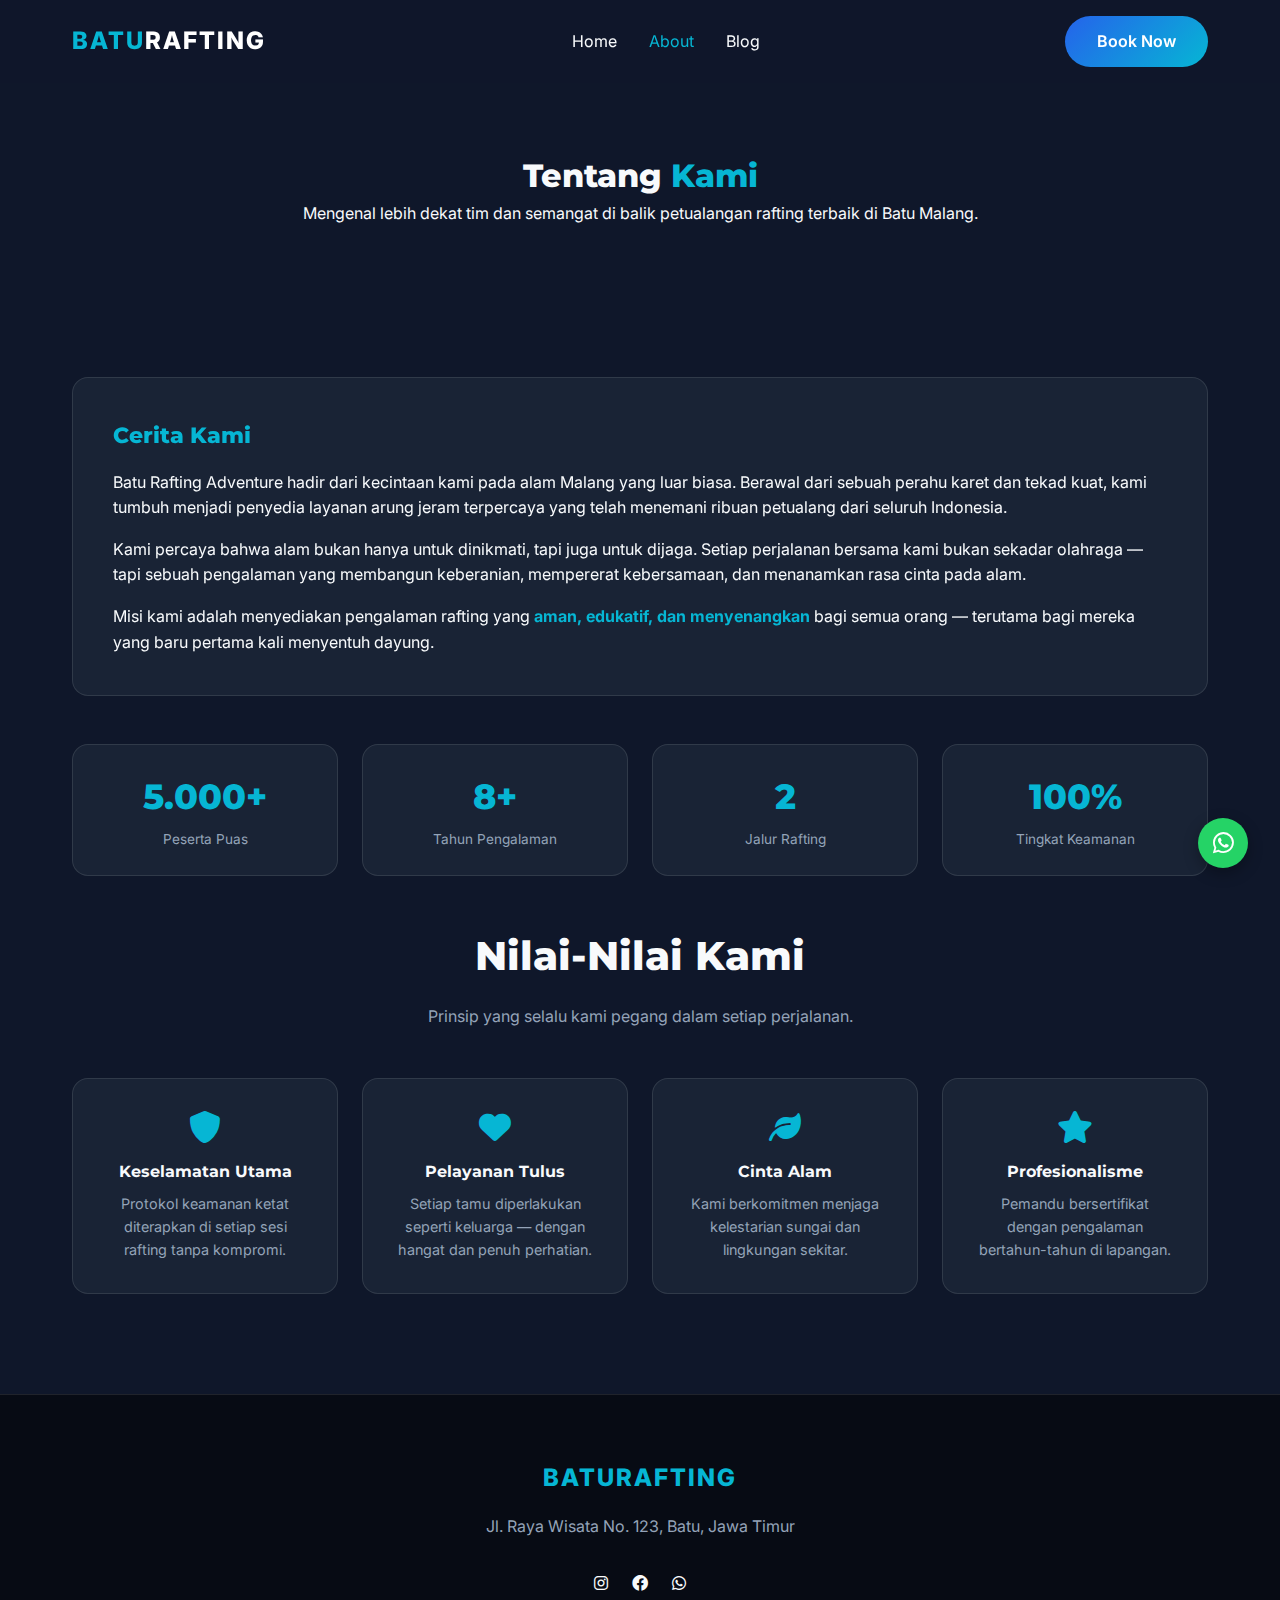
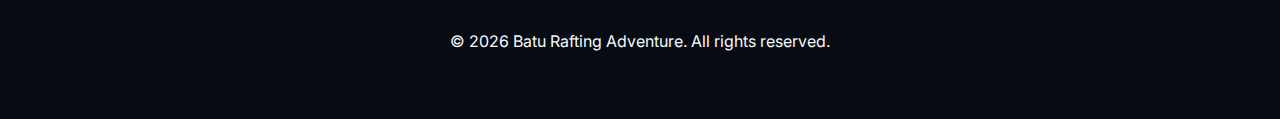
<file: about.html>
<!DOCTYPE html>
<html lang="id">

<head>
    <meta charset="UTF-8">
    <meta name="viewport" content="width=device-width, initial-scale=1.0">
    <title>Tentang Kami | Batu Rafting Adventure</title>

    <!-- SEO & Metadata -->
    <meta name="description"
        content="Kenali lebih dekat Batu Rafting Adventure — penyedia jasa arung jeram terpercaya di Batu Malang sejak lama. Kami hadir untuk memastikan pengalaman rafting yang aman dan berkesan.">
    <link rel="canonical" href="https://baturaftingadventure.com/about.html">

    <!-- Open Graph -->
    <meta property="og:type" content="website">
    <meta property="og:url" content="https://baturaftingadventure.com/about.html">
    <meta property="og:title" content="Tentang Kami | Batu Rafting Adventure">
    <meta property="og:description"
        content="Kenali lebih dekat Batu Rafting Adventure, penyedia jasa rafting terpercaya di Batu Malang.">
    <meta property="og:image" content="https://baturaftingadventure.com/img/hero.jpg">

    <!-- Preconnect -->
    <link rel="preconnect" href="https://fonts.googleapis.com">
    <link rel="preconnect" href="https://fonts.gstatic.com" crossorigin>

    <!-- Google Fonts non-blocking -->
    <link rel="preload" as="style"
        href="https://fonts.googleapis.com/css2?family=Montserrat:wght@400;600;800&family=Inter:wght@300;400;500&display=swap">
    <link rel="stylesheet"
        href="https://fonts.googleapis.com/css2?family=Montserrat:wght@400;600;800&family=Inter:wght@300;400;500&display=swap"
        media="print" onload="this.media='all'">
    <noscript>
        <link rel="stylesheet"
            href="https://fonts.googleapis.com/css2?family=Montserrat:wght@400;600;800&family=Inter:wght@300;400;500&display=swap">
    </noscript>

    <!-- Favicon & PWA -->
    <link rel="icon" type="image/x-icon" href="favicon.ico">
    <link rel="apple-touch-icon" sizes="180x180" href="img/apple-touch-icon.png">
    <link rel="manifest" href="manifest.json">
    <meta name="theme-color" content="#2563eb">

    <!-- JSON-LD -->
    <script type="application/ld+json">
    {
      "@context": "https://schema.org",
      "@type": "AboutPage",
      "mainEntity": {
        "@type": "Organization",
        "name": "Batu Rafting Adventure",
        "description": "Penyedia jasa arung jeram terbaik di Batu Malang untuk pemula dan keluarga."
      }
    }
    </script>

    <!-- CSS non-blocking -->
    <link rel="preload" href="index.css" as="style" onload="this.onload=null;this.rel='stylesheet'">
    <noscript>
        <link rel="stylesheet" href="index.css">
    </noscript>
    <link rel="preload" href="https://cdnjs.cloudflare.com/ajax/libs/font-awesome/6.0.0/css/all.min.css" as="style"
        onload="this.onload=null;this.rel='stylesheet'">
    <noscript>
        <link rel="stylesheet" href="https://cdnjs.cloudflare.com/ajax/libs/font-awesome/6.0.0/css/all.min.css">
    </noscript>

    <style>
        /* Critical inline */
        * {
            margin: 0;
            padding: 0;
            box-sizing: border-box
        }

        :root {
            --primary: #2563eb;
            --accent: #06b6d4;
            --bg-dark: #0f172a;
            --bg-card: rgba(30, 41, 59, .7);
            --text-white: #f8fafc;
            --text-gray: #94a3b8;
            --glass-border: rgba(255, 255, 255, .1);
            --transition: all .3s ease
        }

        html,
        body {
            overflow-x: hidden;
            width: 100%
        }

        body {
            font-family: 'Inter', sans-serif;
            background-color: var(--bg-dark);
            color: var(--text-white);
            line-height: 1.6
        }

        h1,
        h2,
        h3 {
            font-family: 'Montserrat', sans-serif;
            font-weight: 800
        }

        a {
            text-decoration: none;
            color: inherit;
            transition: var(--transition)
        }

        ul {
            list-style: none
        }

        .container {
            max-width: 1200px;
            margin: 0 auto;
            padding: 0 2rem
        }

        nav {
            position: fixed;
            top: 0;
            width: 100%;
            z-index: 1000;
            padding: 1rem 0;
            background: rgba(15, 23, 42, .97);
            backdrop-filter: blur(10px)
        }

        nav .container {
            display: flex;
            justify-content: space-between;
            align-items: center
        }

        .logo {
            font-size: 1.5rem;
            font-weight: 800;
            color: var(--accent);
            text-transform: uppercase;
            letter-spacing: 2px
        }

        .nav-links {
            display: flex;
            gap: 2rem
        }

        .menu-toggle {
            display: none;
            font-size: 1.5rem;
            color: white;
            cursor: pointer
        }

        .btn {
            display: inline-block;
            padding: .8rem 2rem;
            border-radius: 50px;
            font-weight: 600;
            cursor: pointer;
            transition: var(--transition)
        }

        .btn-primary {
            background: linear-gradient(135deg, var(--primary), var(--accent));
            color: white
        }

        /* Value Cards */
        .values-grid {
            display: grid;
            grid-template-columns: repeat(auto-fit, minmax(200px, 1fr));
            gap: 1.5rem;
            margin-top: 3rem
        }

        .value-card {
            background: var(--bg-card);
            border: 1px solid var(--glass-border);
            border-radius: 1rem;
            padding: 2rem;
            text-align: center;
            transition: .3s ease
        }

        .value-card:hover {
            border-color: var(--accent);
            transform: translateY(-6px)
        }

        .value-card i {
            font-size: 2rem;
            color: var(--accent);
            margin-bottom: 1rem;
            display: block
        }

        .value-card h4 {
            font-family: 'Montserrat', sans-serif;
            font-weight: 700;
            margin-bottom: .5rem
        }

        .value-card p {
            font-size: .9rem;
            color: var(--text-gray)
        }

        /* Stats */
        .stats-row {
            display: grid;
            grid-template-columns: repeat(auto-fit, minmax(140px, 1fr));
            gap: 1.5rem;
            margin: 3rem 0
        }

        .stat-box {
            text-align: center;
            padding: 1.5rem;
            background: var(--bg-card);
            border: 1px solid var(--glass-border);
            border-radius: 1rem
        }

        .stat-box strong {
            display: block;
            font-size: 2.2rem;
            font-weight: 800;
            color: var(--accent);
            font-family: 'Montserrat', sans-serif
        }

        .stat-box span {
            font-size: .85rem;
            color: var(--text-gray)
        }

        @media(max-width:768px) {
            nav .btn-primary {
                display: none
            }

            .menu-toggle {
                display: block;
                order: 2
            }

            .logo {
                order: 1
            }

            .nav-links {
                position: fixed;
                top: 0;
                right: 0;
                width: 280px;
                height: 100vh;
                background: rgba(15, 23, 42, .98);
                backdrop-filter: blur(30px);
                flex-direction: column;
                justify-content: center;
                align-items: center;
                transform: translateX(100%);
                transition: transform .6s cubic-bezier(.85, 0, .15, 1);
                z-index: 2000;
                border-left: 1px solid var(--glass-border);
                padding: 3rem 1rem
            }

            .nav-links.active {
                transform: translateX(0)
            }

            .nav-links li {
                margin: 1rem 0;
                opacity: 0;
                transform: translateX(30px);
                transition: all .5s ease
            }

            .nav-links.active li {
                opacity: 1;
                transform: translateX(0)
            }

            .nav-links a {
                font-size: 1rem;
                font-weight: 700;
                text-transform: uppercase;
                letter-spacing: 2px;
                display: block;
                padding: 1rem;
                border-radius: 8px;
                color: white;
                border-bottom: 1px solid rgba(255, 255, 255, .05)
            }

            .nav-links li.mobile-cta {
                display: block;
                margin-top: 2rem;
                padding: 0 1rem
            }

            .nav-links li.mobile-cta .btn {
                width: 100%;
                text-align: center;
                background: linear-gradient(135deg, var(--primary), var(--accent))
            }
        }
    </style>
</head>

<body>

    <nav id="navbar">
        <div class="container">
            <a href="index.html" class="logo">Batu<span style="color:#fff">Rafting</span></a>
            <div class="menu-toggle" id="menuToggle" aria-label="Buka menu" role="button" tabindex="0">
                <i class="fas fa-bars"></i>
            </div>
            <ul class="nav-links" id="navLinks">
                <li><a href="index.html">Home</a></li>
                <li><a href="about.html" style="color:var(--accent)">About</a></li>
                <li><a href="blog.html">Blog</a></li>
                <li class="mobile-cta"><a href="https://wa.me/6282211221909" class="btn btn-primary"
                        style="color:white;" rel="noopener noreferrer">Book Now</a></li>
            </ul>
            <a href="https://wa.me/6282211221909" class="btn btn-primary" rel="noopener noreferrer">Book Now</a>
        </div>
    </nav>

    <header class="about-hero">
        <div class="container">
            <h1>Tentang <span style="color:var(--accent)">Kami</span></h1>
            <p>Mengenal lebih dekat tim dan semangat di balik petualangan rafting terbaik di Batu Malang.</p>
        </div>
    </header>

    <section>
        <div class="container content-wrapper">

            <!-- Cerita Kami -->
            <article class="glass" style="padding:2.5rem; margin-bottom:3rem">
                <h3 style="color:var(--accent); margin-bottom:1rem; font-size:1.4rem">Cerita Kami</h3>
                <p>Batu Rafting Adventure hadir dari kecintaan kami pada alam Malang yang luar biasa. Berawal dari
                    sebuah perahu karet dan tekad kuat, kami tumbuh menjadi penyedia layanan arung jeram terpercaya yang
                    telah menemani ribuan petualang dari seluruh Indonesia.</p>
                <p style="margin-top:1rem">Kami percaya bahwa alam bukan hanya untuk dinikmati, tapi juga untuk dijaga.
                    Setiap perjalanan bersama kami bukan sekadar olahraga — tapi sebuah pengalaman yang membangun
                    keberanian, mempererat kebersamaan, dan menanamkan rasa cinta pada alam.</p>
                <p style="margin-top:1rem">Misi kami adalah menyediakan pengalaman rafting yang <strong
                        style="color:var(--accent)">aman, edukatif, dan menyenangkan</strong> bagi semua orang —
                    terutama bagi mereka yang baru pertama kali menyentuh dayung.</p>
            </article>

            <!-- Stats -->
            <div class="stats-row">
                <div class="stat-box">
                    <strong>5.000+</strong>
                    <span>Peserta Puas</span>
                </div>
                <div class="stat-box">
                    <strong>8+</strong>
                    <span>Tahun Pengalaman</span>
                </div>
                <div class="stat-box">
                    <strong>2</strong>
                    <span>Jalur Rafting</span>
                </div>
                <div class="stat-box">
                    <strong>100%</strong>
                    <span>Tingkat Keamanan</span>
                </div>
            </div>

            <!-- Nilai Kami -->
            <div class="section-title" style="text-align:center; margin-bottom:2rem">
                <h2>Nilai-Nilai Kami</h2>
                <p style="color:var(--text-gray)">Prinsip yang selalu kami pegang dalam setiap perjalanan.</p>
            </div>
            <div class="values-grid">
                <div class="value-card">
                    <i class="fas fa-shield-alt" aria-hidden="true"></i>
                    <h4>Keselamatan Utama</h4>
                    <p>Protokol keamanan ketat diterapkan di setiap sesi rafting tanpa kompromi.</p>
                </div>
                <div class="value-card">
                    <i class="fas fa-heart" aria-hidden="true"></i>
                    <h4>Pelayanan Tulus</h4>
                    <p>Setiap tamu diperlakukan seperti keluarga — dengan hangat dan penuh perhatian.</p>
                </div>
                <div class="value-card">
                    <i class="fas fa-leaf" aria-hidden="true"></i>
                    <h4>Cinta Alam</h4>
                    <p>Kami berkomitmen menjaga kelestarian sungai dan lingkungan sekitar.</p>
                </div>
                <div class="value-card">
                    <i class="fas fa-star" aria-hidden="true"></i>
                    <h4>Profesionalisme</h4>
                    <p>Pemandu bersertifikat dengan pengalaman bertahun-tahun di lapangan.</p>
                </div>
            </div>

        </div>
    </section>

    <!-- Floating Buttons -->
    <a href="https://wa.me/6282211221909" class="floating-btn btn-wa" target="_blank" rel="noopener noreferrer"
        aria-label="Hubungi via WhatsApp">
        <i class="fab fa-whatsapp" aria-hidden="true"></i>
    </a>
    <button id="scrollTop" class="floating-btn btn-scroll" aria-label="Kembali ke atas">
        <i class="fas fa-chevron-up" aria-hidden="true"></i>
    </button>

    <footer>
        <div class="container">
            <div class="logo">Batu<span>Rafting</span></div>
            <p style="margin-top:1rem; color:var(--text-gray)">Jl. Raya Wisata No. 123, Batu, Jawa Timur</p>
            <div class="footer-socials">
                <a href="#" aria-label="Instagram Batu Rafting"><i class="fab fa-instagram" aria-hidden="true"></i></a>
                <a href="#" aria-label="Facebook Batu Rafting"><i class="fab fa-facebook" aria-hidden="true"></i></a>
                <a href="#" aria-label="WhatsApp Batu Rafting"><i class="fab fa-whatsapp" aria-hidden="true"></i></a>
            </div>
            <p>&copy; 2026 Batu Rafting Adventure. All rights reserved.</p>
        </div>
    </footer>

    <script>
        const scrollBtn = document.getElementById('scrollTop');
        const menuToggle = document.getElementById('menuToggle');
        const navLinks = document.getElementById('navLinks');

        window.addEventListener('scroll', () => {
            scrollBtn.classList.toggle('active', window.scrollY > 300);
        }, { passive: true });

        menuToggle.addEventListener('click', () => {
            navLinks.classList.toggle('active');
            document.body.style.overflow = navLinks.classList.contains('active') ? 'hidden' : '';
            menuToggle.querySelector('i').classList.toggle('fa-bars');
            menuToggle.querySelector('i').classList.toggle('fa-times');
        });

        navLinks.querySelectorAll('a').forEach(link => {
            link.addEventListener('click', () => {
                navLinks.classList.remove('active');
                document.body.style.overflow = '';
                menuToggle.querySelector('i').className = 'fas fa-bars';
            });
        });

        document.addEventListener('click', (e) => {
            if (!navLinks.contains(e.target) && !menuToggle.contains(e.target) && navLinks.classList.contains('active')) {
                navLinks.classList.remove('active');
                document.body.style.overflow = '';
                menuToggle.querySelector('i').className = 'fas fa-bars';
            }
        });

        scrollBtn.addEventListener('click', () => window.scrollTo({ top: 0, behavior: 'smooth' }));
    </script>

</body>

</html>
</file>
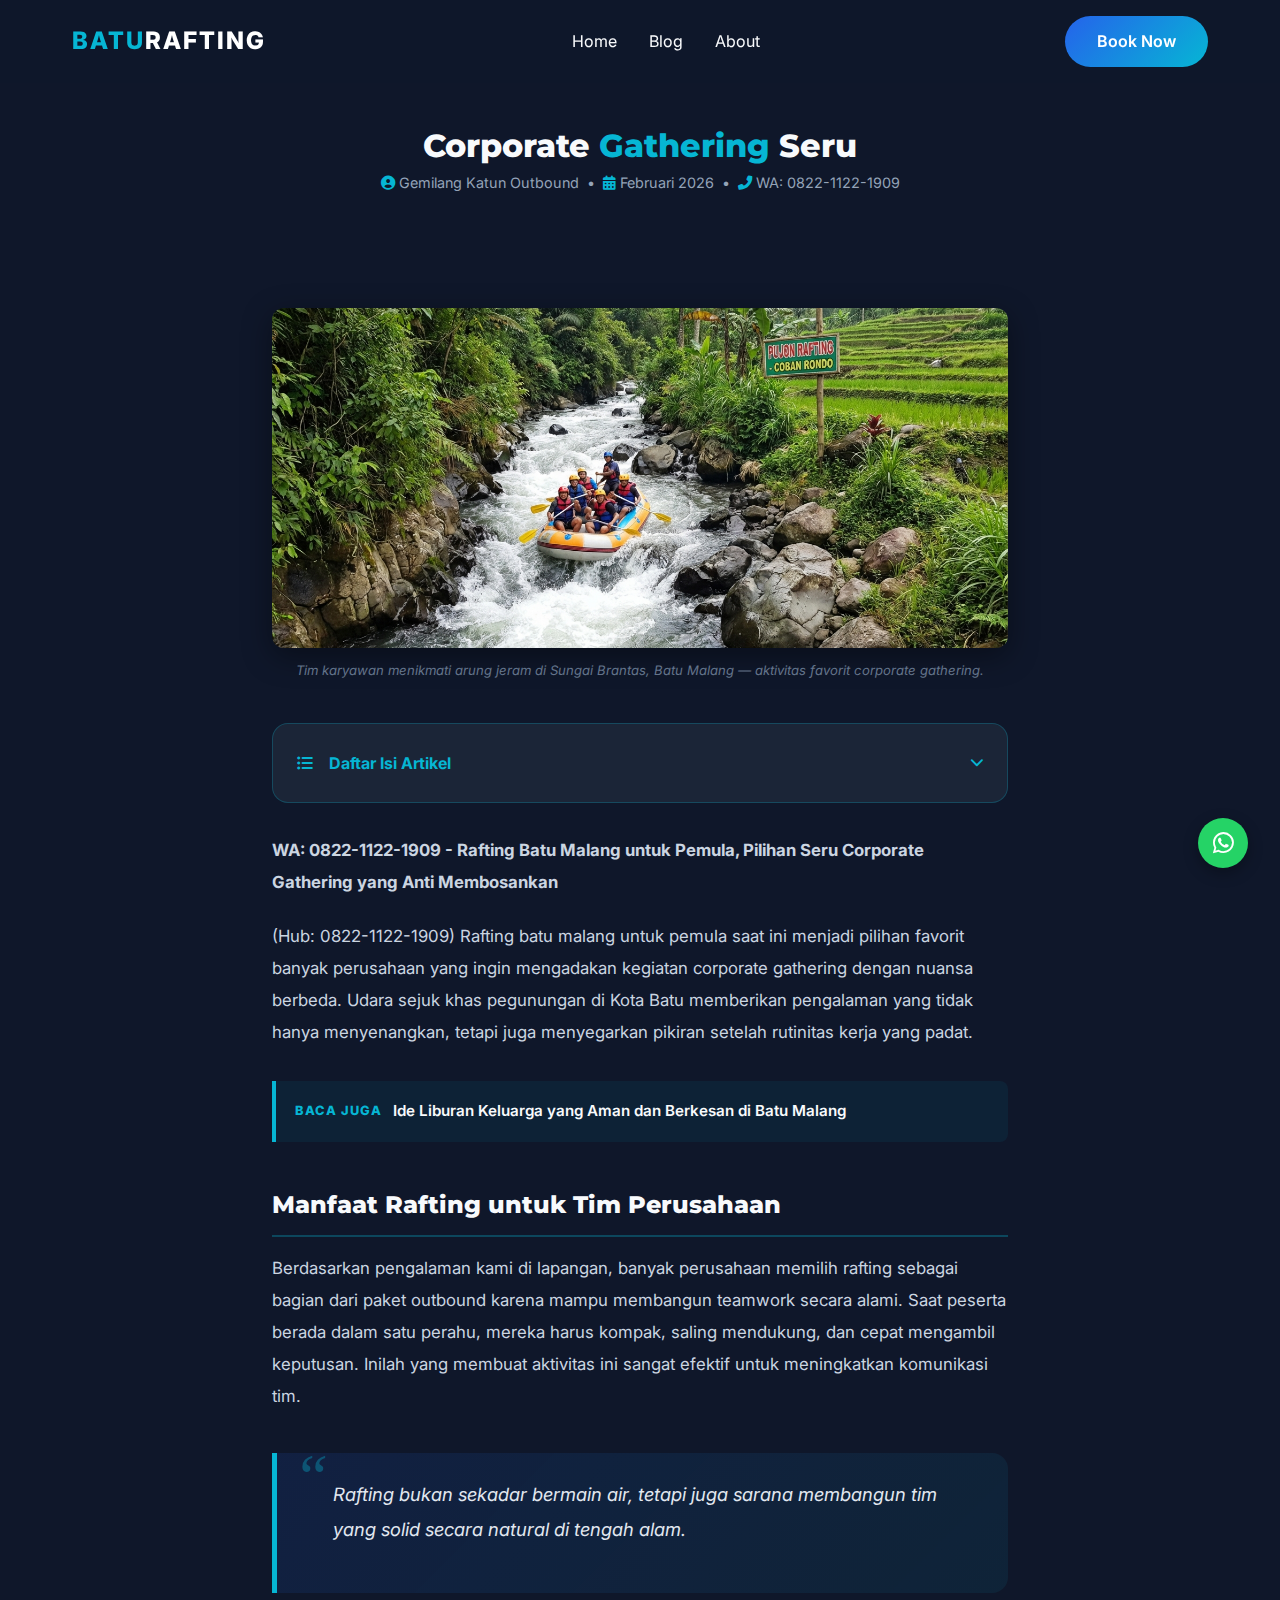
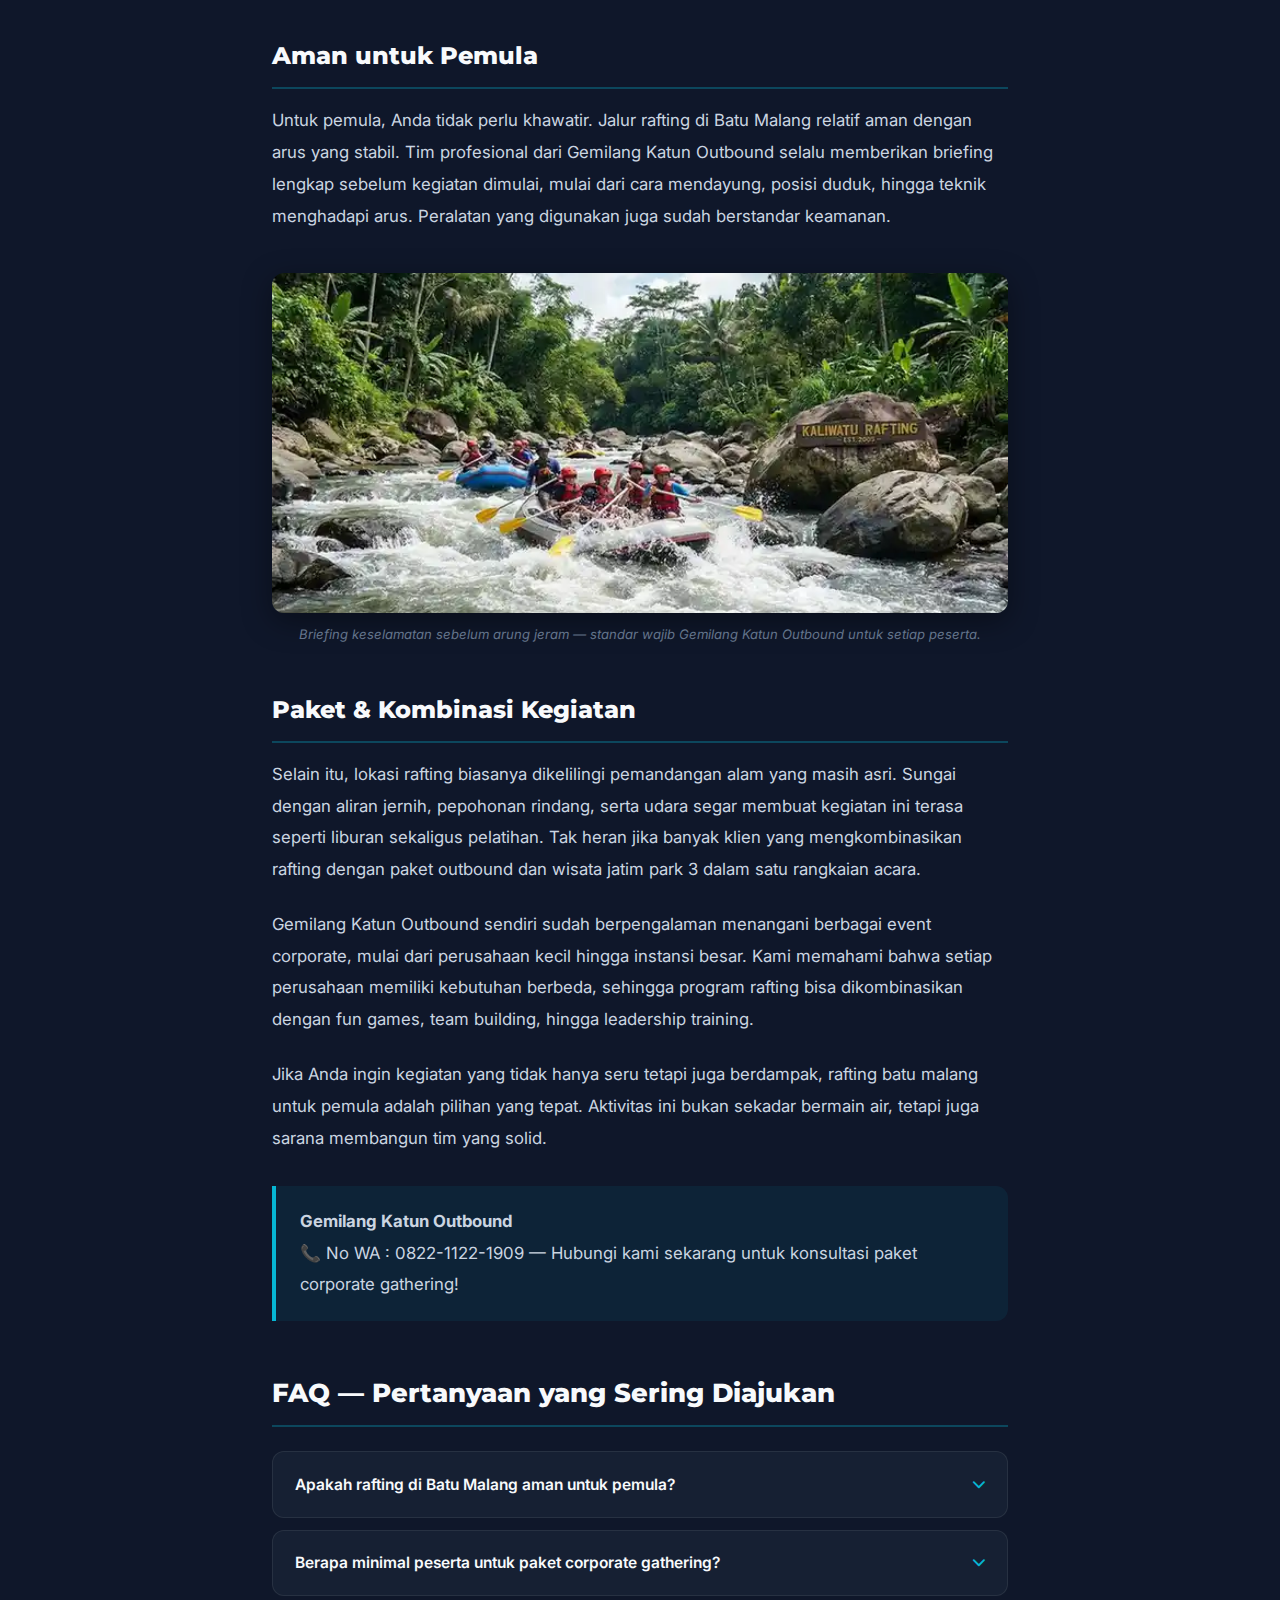
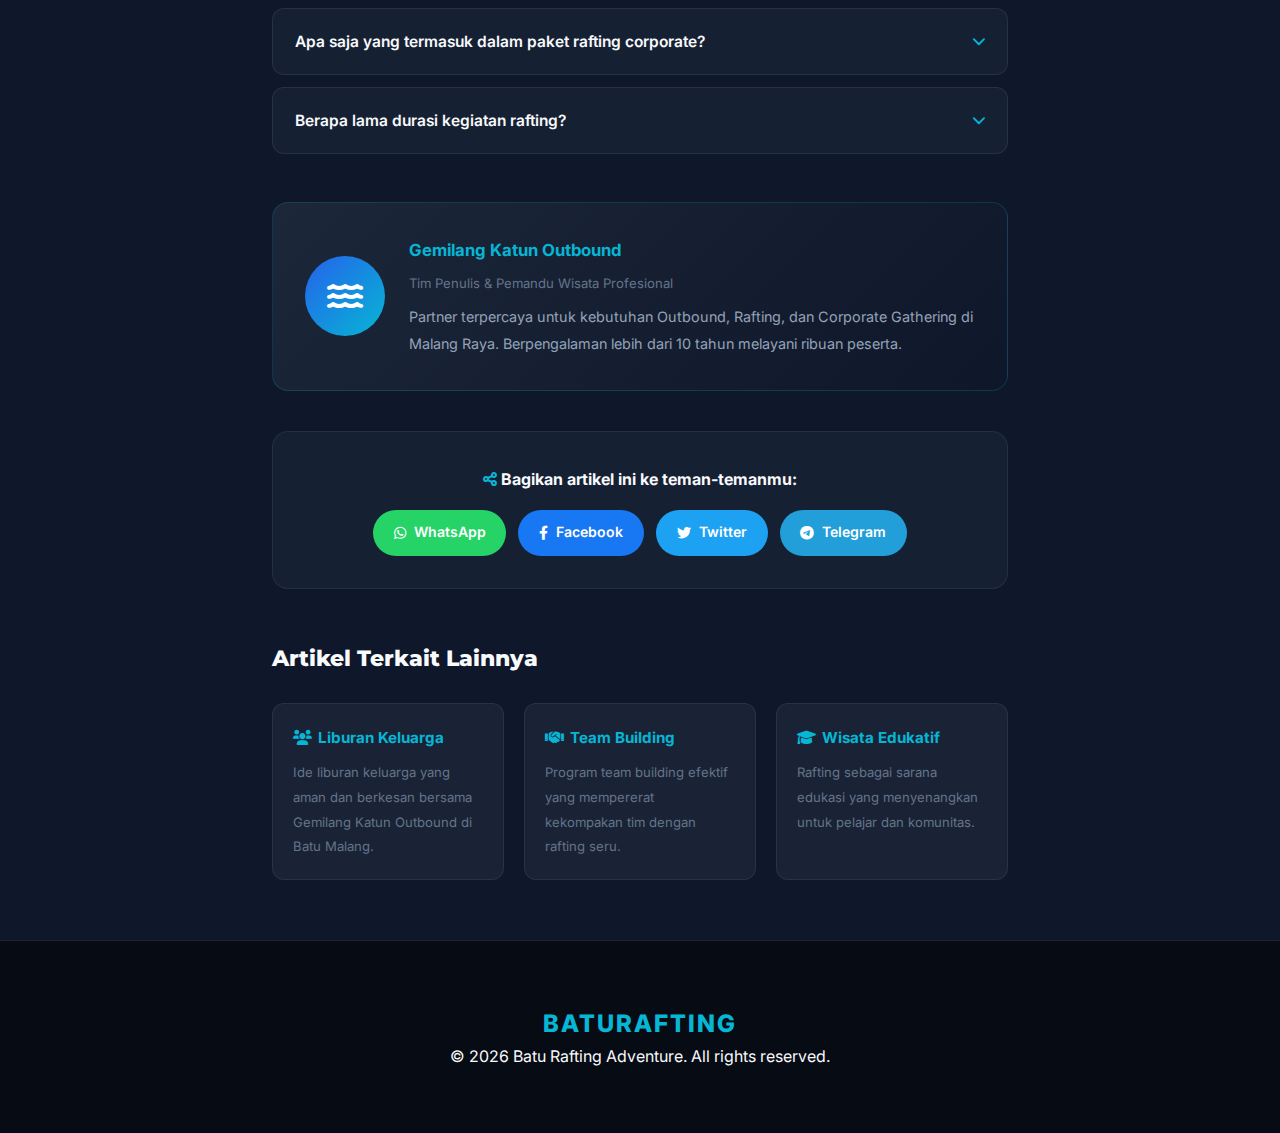
<file: blog-1.html>
<!DOCTYPE html>
<html lang="id">

<head>
    <meta charset="UTF-8">
    <meta name="viewport" content="width=device-width, initial-scale=1.0">
    <title>WA: 0822-1122-1909 - Rafting Batu Malang untuk Pemula: Corporate Gathering Anti Membosankan</title>

    <!-- SEO & Metadata -->
    <meta name="description"
        content="WA: 0822-1122-1909 - Rafting Batu Malang untuk Pemula, Pilihan Seru Corporate Gathering yang Anti Membosankan bersama Gemilang Katun Outbound.">
    <link rel="canonical" href="https://baturaftingadventure.com/blog-1.html">

    <!-- Open Graph -->
    <meta property="og:title" content="Rafting Batu Malang Pemula: Corporate Gathering Anti Membosankan">
    <meta property="og:description" content="Bangun teamwork secara alami dengan rafting seru di Batu Malang.">
    <meta property="og:image" content="https://baturaftingadventure.com/img/12.webp">

    <link rel="stylesheet" href="index.css">
    <link rel="stylesheet" href="https://cdnjs.cloudflare.com/ajax/libs/font-awesome/6.0.0/css/all.min.css">
    <link href="https://fonts.googleapis.com/css2?family=Inter:wght@400;600&family=Montserrat:wght@700;800&display=swap" rel="stylesheet">

    <!-- JSON-LD -->
    <script type="application/ld+json">
    {
      "@context": "https://schema.org",
      "@type": "BlogPosting",
      "headline": "Rafting Batu Malang untuk Pemula, Pilihan Seru Corporate Gathering yang Anti Membosankan",
      "description": "Banyak perusahaan memilih rafting sebagai bagian dari paket outbound karena mampu membangun teamwork secara alami.",
      "author": { "@type": "Organization", "name": "Gemilang Katun Outbound" }
    }
    </script>

    <style>
        /* ===== ARTICLE ENHANCED STYLES ===== */
        .post-body { line-height: 1.9; font-size: 1.05rem; color: #cbd5e1; }
        .post-body p { margin-bottom: 1.4rem; }
        .post-body h2 { font-size: 1.5rem; color: #f8fafc; margin: 2.5rem 0 1rem; padding-bottom: 0.5rem; border-bottom: 2px solid rgba(6,182,212,0.3); }
        .post-body h3 { font-size: 1.2rem; color: var(--accent); margin: 2rem 0 0.8rem; }

        /* Table of Contents */
        .toc-box {
            background: rgba(30,41,59,0.8);
            border: 1px solid rgba(6,182,212,0.25);
            border-radius: 1rem;
            padding: 1.5rem;
            margin: 2rem 0;
        }
        .toc-header {
            cursor: pointer;
            display: flex;
            justify-content: space-between;
            align-items: center;
            font-weight: 700;
            font-size: 1rem;
            color: var(--accent);
            user-select: none;
            gap: 1rem;
        }
        .toc-header span { flex: 1; }
        .toc-header .toc-icon { transition: transform 0.3s ease; font-size: 0.85rem; }
        .toc-header.open .toc-icon { transform: rotate(180deg); }
        .toc-content {
            max-height: 0;
            overflow: hidden;
            transition: max-height 0.45s ease-out, padding 0.3s ease;
        }
        .toc-content.active { max-height: 500px; padding-top: 1rem; }
        .toc-content ol { padding-left: 1.4rem; margin: 0; counter-reset: none; }
        .toc-content ol li { margin: 0.5rem 0; }
        .toc-content ol li a { color: #94a3b8; font-size: 0.95rem; transition: color 0.2s; }
        .toc-content ol li a:hover { color: var(--accent); }

        /* Baca Juga */
        .baca-juga {
            margin: 2rem 0;
            padding: 1rem 1.2rem;
            border-left: 4px solid var(--accent);
            background: rgba(6,182,212,0.07);
            border-radius: 0 0.5rem 0.5rem 0;
            display: flex;
            align-items: center;
            gap: 0.7rem;
            flex-wrap: wrap;
        }
        .baca-juga .label {
            font-weight: 800;
            font-size: 0.8rem;
            color: var(--accent);
            text-transform: uppercase;
            letter-spacing: 1px;
            white-space: nowrap;
        }
        .baca-juga a { color: #f8fafc; font-weight: 600; font-size: 0.95rem; }
        .baca-juga a:hover { color: var(--accent); }

        /* Quote / Blockquote */
        blockquote {
            margin: 2.5rem 0;
            padding: 1.5rem 2rem;
            background: linear-gradient(135deg, rgba(37,99,235,0.12), rgba(6,182,212,0.08));
            border-left: 5px solid var(--accent);
            border-radius: 0 1rem 1rem 0;
            font-size: 1.15rem;
            font-style: italic;
            color: #e2e8f0;
            position: relative;
        }
        blockquote::before {
            content: '\201C';
            font-size: 4rem;
            color: var(--accent);
            opacity: 0.35;
            position: absolute;
            top: -0.5rem;
            left: 1rem;
            line-height: 1;
            font-family: Georgia, serif;
        }
        blockquote p { margin: 0; padding-left: 1.5rem; }

        /* Figure / Image */
        figure {
            margin: 2.5rem 0;
            text-align: center;
        }
        figure img {
            border-radius: 0.75rem;
            max-width: 100%;
            width: 100%;
            height: 340px;
            object-fit: cover;
            box-shadow: 0 8px 30px rgba(0,0,0,0.4);
            display: block;
        }
        figcaption {
            font-size: 0.82rem;
            color: #64748b;
            margin-top: 0.6rem;
            font-style: italic;
        }

        /* FAQ */
        .faq-section { margin: 3rem 0; }
        .faq-section h2 { font-size: 1.6rem; margin-bottom: 1.5rem; color: #f8fafc; }
        .faq-item {
            border: 1px solid rgba(255,255,255,0.08);
            border-radius: 0.75rem;
            margin-bottom: 0.75rem;
            overflow: hidden;
            background: rgba(30,41,59,0.5);
        }
        .faq-question {
            cursor: pointer;
            padding: 1.1rem 1.4rem;
            display: flex;
            justify-content: space-between;
            align-items: center;
            font-weight: 600;
            font-size: 0.97rem;
            color: #f8fafc;
            user-select: none;
            transition: background 0.25s;
            gap: 1rem;
        }
        .faq-question:hover { background: rgba(6,182,212,0.1); }
        .faq-question span { flex: 1; }
        .faq-question .faq-icon { font-size: 0.85rem; color: var(--accent); transition: transform 0.3s; flex-shrink: 0; }
        .faq-question.open .faq-icon { transform: rotate(180deg); }
        .faq-answer {
            max-height: 0;
            overflow: hidden;
            transition: max-height 0.4s ease, padding 0.3s ease;
        }
        .faq-answer.active {
            max-height: 300px;
            padding: 0 1.4rem 1.2rem;
        }
        .faq-answer p { margin: 0; color: #94a3b8; font-size: 0.95rem; line-height: 1.8; }

        /* Author Profile */
        .author-profile {
            display: flex;
            align-items: center;
            gap: 1.5rem;
            padding: 2rem;
            margin-top: 3rem;
            background: linear-gradient(135deg, rgba(30,41,59,0.9), rgba(15,23,42,0.9));
            border-radius: 1rem;
            border: 1px solid rgba(6,182,212,0.2);
        }
        .author-avatar {
            width: 80px;
            height: 80px;
            border-radius: 50%;
            background: linear-gradient(135deg, var(--primary), var(--accent));
            flex-shrink: 0;
            display: flex;
            align-items: center;
            justify-content: center;
            font-size: 2rem;
            color: white;
        }
        .author-info h4 { margin-bottom: 0.3rem; color: var(--accent); font-size: 1.05rem; }
        .author-info .author-title { font-size: 0.82rem; color: #64748b; margin-bottom: 0.4rem; }
        .author-info p { font-size: 0.9rem; color: #94a3b8; margin: 0; }

        /* Social Share */
        .share-section {
            margin-top: 2.5rem;
            padding: 2rem;
            background: rgba(30,41,59,0.5);
            border-radius: 1rem;
            border: 1px solid rgba(255,255,255,0.07);
            text-align: center;
        }
        .share-section p { font-weight: 700; font-size: 1rem; margin-bottom: 1rem; color: #f8fafc; }
        .share-links { display: flex; justify-content: center; gap: 0.75rem; flex-wrap: wrap; }
        .share-btn {
            padding: 0.6rem 1.3rem;
            border-radius: 50px;
            font-size: 0.88rem;
            font-weight: 600;
            display: inline-flex;
            align-items: center;
            gap: 0.5rem;
            color: white;
            transition: transform 0.2s, box-shadow 0.2s;
        }
        .share-btn:hover { transform: translateY(-2px); box-shadow: 0 6px 16px rgba(0,0,0,0.3); }
        .share-wa { background: #25d366; }
        .share-fb { background: #1877f2; }
        .share-tw { background: #1da1f2; }
        .share-tg { background: #229ed9; }

        /* Related Articles */
        .related { margin-top: 3rem; }
        .related h3 { font-size: 1.4rem; margin-bottom: 1.5rem; color: #f8fafc; }
        .related-grid {
            display: grid;
            grid-template-columns: repeat(3, 1fr);
            gap: 1.25rem;
        }
        .related-card {
            display: block;
            background: rgba(30,41,59,0.7);
            border: 1px solid rgba(255,255,255,0.07);
            border-radius: 0.75rem;
            padding: 1.25rem;
            transition: transform 0.25s, border-color 0.25s, box-shadow 0.25s;
        }
        .related-card:hover {
            transform: translateY(-5px);
            border-color: var(--accent);
            box-shadow: 0 10px 25px rgba(6,182,212,0.12);
        }
        .related-card h4 { font-size: 0.95rem; color: var(--accent); margin-bottom: 0.4rem; }
        .related-card p { font-size: 0.82rem; color: #64748b; margin: 0; }

        /* Contact CTA */
        .contact-cta {
            margin: 2rem 0;
            padding: 1.2rem 1.5rem;
            border-left: 4px solid var(--accent);
            background: rgba(6,182,212,0.08);
            border-radius: 0 0.75rem 0.75rem 0;
        }

        @media (max-width: 640px) {
            .related-grid { grid-template-columns: 1fr; }
            figure img { height: 220px; }
            blockquote { padding: 1.2rem 1.2rem; }
            blockquote p { padding-left: 1rem; }
            .author-profile { flex-direction: column; text-align: center; }
        }
    </style>
</head>

<body>

    <nav id="navbar" class="scrolled">
        <div class="container">
            <a href="index.html" class="logo">Batu<span style="color:#fff">Rafting</span></a>
            <div class="menu-toggle" id="menuToggle" aria-label="Toggle Menu">
                <i class="fas fa-bars"></i>
            </div>
            <ul class="nav-links" id="navLinks">
                <li><a href="index.html">Home</a></li>
                <li><a href="blog.html">Blog</a></li>
                <li><a href="about.html">About</a></li>
                <li class="mobile-cta"><a href="https://wa.me/6282211221909" class="btn btn-primary"
                        style="color:white;">Book Now</a></li>
            </ul>
            <a href="https://wa.me/6282211221909" class="btn btn-primary">Book Now</a>
        </div>
    </nav>

    <header class="about-hero" style="padding-top: 120px; padding-bottom: 30px;">
        <div class="container content-wrapper">
            <h1>Corporate <span style="color:var(--accent)">Gathering</span> Seru</h1>
            <div class="blog-meta">
                <i class="fas fa-user-circle" style="color:var(--accent)"></i> Gemilang Katun Outbound &nbsp;•&nbsp;
                <i class="fas fa-calendar-alt" style="color:var(--accent)"></i> Februari 2026 &nbsp;•&nbsp;
                <i class="fas fa-phone-alt" style="color:var(--accent)"></i> WA: 0822-1122-1909
            </div>
        </div>
    </header>

    <section style="padding-top: 20px; padding-bottom: 60px;">
        <div class="container content-wrapper">
            <div class="post-body">

                <!-- Gambar Utama (Atas) -->
                <figure>
                    <img src="img/12.webp" alt="Rafting Batu Malang Corporate Gathering - Gemilang Katun Outbound" loading="lazy">
                    <figcaption>Tim karyawan menikmati arung jeram di Sungai Brantas, Batu Malang — aktivitas favorit corporate gathering.</figcaption>
                </figure>

                <!-- Table of Contents -->
                <div class="toc-box" id="toc">
                    <div class="toc-header" id="tocToggle" onclick="toggleToc()">
                        <i class="fas fa-list-ul" style="color:var(--accent)"></i>
                        <span>Daftar Isi Artikel</span>
                        <i class="fas fa-chevron-down toc-icon"></i>
                    </div>
                    <div class="toc-content" id="tocContent">
                        <ol>
                            <li><a href="#intro">Mengapa Rafting Jadi Pilihan Corporate Gathering?</a></li>
                            <li><a href="#manfaat">Manfaat Rafting untuk Tim Perusahaan</a></li>
                            <li><a href="#aman">Aman untuk Pemula</a></li>
                            <li><a href="#paket">Paket & Kombinasi Kegiatan</a></li>
                            <li><a href="#faq">FAQ - Pertanyaan Umum</a></li>
                        </ol>
                    </div>
                </div>

                <p><strong>WA: 0822-1122-1909 - Rafting Batu Malang untuk Pemula, Pilihan Seru Corporate Gathering yang Anti Membosankan</strong></p>

                <p id="intro">(Hub: 0822-1122-1909) Rafting batu malang untuk pemula saat ini menjadi pilihan favorit banyak
                    perusahaan yang ingin mengadakan kegiatan corporate gathering dengan nuansa berbeda. Udara sejuk
                    khas pegunungan di Kota Batu memberikan pengalaman yang tidak hanya menyenangkan, tetapi juga
                    menyegarkan pikiran setelah rutinitas kerja yang padat.</p>

                <!-- Baca Juga -->
                <div class="baca-juga">
                    <span class="label">Baca Juga</span>
                    <a href="blog-2.html">Ide Liburan Keluarga yang Aman dan Berkesan di Batu Malang</a>
                </div>

                <h2 id="manfaat">Manfaat Rafting untuk Tim Perusahaan</h2>

                <p>Berdasarkan pengalaman kami di lapangan, banyak perusahaan memilih rafting sebagai bagian dari paket
                    outbound karena mampu membangun teamwork secara alami. Saat peserta berada dalam satu perahu, mereka
                    harus kompak, saling mendukung, dan cepat mengambil keputusan. Inilah yang membuat aktivitas ini
                    sangat efektif untuk meningkatkan komunikasi tim.</p>

                <blockquote>
                    <p>Rafting bukan sekadar bermain air, tetapi juga sarana membangun tim yang solid secara natural di
                    tengah alam.</p>
                </blockquote>

                <h2 id="aman">Aman untuk Pemula</h2>

                <p>Untuk pemula, Anda tidak perlu khawatir. Jalur rafting di Batu Malang relatif aman dengan arus yang
                    stabil. Tim profesional dari Gemilang Katun Outbound selalu memberikan briefing lengkap sebelum
                    kegiatan dimulai, mulai dari cara mendayung, posisi duduk, hingga teknik menghadapi arus. Peralatan
                    yang digunakan juga sudah berstandar keamanan.</p>

                <!-- Gambar Tengah -->
                <figure>
                    <img src="img/23 (1).webp" alt="Suasana briefing keselamatan rafting Batu Malang oleh Gemilang Katun Outbound" loading="lazy">
                    <figcaption>Briefing keselamatan sebelum arung jeram — standar wajib Gemilang Katun Outbound untuk setiap peserta.</figcaption>
                </figure>

                <h2 id="paket">Paket & Kombinasi Kegiatan</h2>

                <p>Selain itu, lokasi rafting biasanya dikelilingi pemandangan alam yang masih asri. Sungai dengan
                    aliran jernih, pepohonan rindang, serta udara segar membuat kegiatan ini terasa seperti liburan
                    sekaligus pelatihan. Tak heran jika banyak klien yang mengkombinasikan rafting dengan paket outbound
                    dan wisata jatim park 3 dalam satu rangkaian acara.</p>

                <p>Gemilang Katun Outbound sendiri sudah berpengalaman menangani berbagai event corporate, mulai dari
                    perusahaan kecil hingga instansi besar. Kami memahami bahwa setiap perusahaan memiliki kebutuhan
                    berbeda, sehingga program rafting bisa dikombinasikan dengan fun games, team building, hingga
                    leadership training.</p>

                <p>Jika Anda ingin kegiatan yang tidak hanya seru tetapi juga berdampak, rafting batu malang untuk
                    pemula adalah pilihan yang tepat. Aktivitas ini bukan sekadar bermain air, tetapi juga sarana
                    membangun tim yang solid.</p>

                <div class="contact-cta">
                    <strong>Gemilang Katun Outbound</strong><br>
                    📞 No WA : 0822-1122-1909 — Hubungi kami sekarang untuk konsultasi paket corporate gathering!
                </div>

                <!-- FAQ -->
                <div class="faq-section" id="faq">
                    <h2>FAQ — Pertanyaan yang Sering Diajukan</h2>

                    <div class="faq-item">
                        <div class="faq-question" onclick="toggleFaq(this)">
                            <span>Apakah rafting di Batu Malang aman untuk pemula?</span>
                            <i class="fas fa-chevron-down faq-icon"></i>
                        </div>
                        <div class="faq-answer">
                            <p>Ya, sangat aman. Jalur yang digunakan untuk pemula memiliki arus yang relatif stabil. Setiap peserta mendapatkan briefing keselamatan dan dipandu oleh guide berpengalaman dari Gemilang Katun Outbound.</p>
                        </div>
                    </div>

                    <div class="faq-item">
                        <div class="faq-question" onclick="toggleFaq(this)">
                            <span>Berapa minimal peserta untuk paket corporate gathering?</span>
                            <i class="fas fa-chevron-down faq-icon"></i>
                        </div>
                        <div class="faq-answer">
                            <p>Paket corporate gathering kami tersedia mulai 20 hingga ratusan peserta. Hubungi kami di 0822-1122-1909 untuk mendapatkan penawaran harga sesuai jumlah peserta perusahaan Anda.</p>
                        </div>
                    </div>

                    <div class="faq-item">
                        <div class="faq-question" onclick="toggleFaq(this)">
                            <span>Apa saja yang termasuk dalam paket rafting corporate?</span>
                            <i class="fas fa-chevron-down faq-icon"></i>
                        </div>
                        <div class="faq-answer">
                            <p>Paket kami sudah mencakup peralatan rafting lengkap (pelampung, helm, dayung), guide profesional, briefing keselamatan, dokumentasi foto/video, dan bisa dikombinasikan dengan fun games atau team building activities.</p>
                        </div>
                    </div>

                    <div class="faq-item">
                        <div class="faq-question" onclick="toggleFaq(this)">
                            <span>Berapa lama durasi kegiatan rafting?</span>
                            <i class="fas fa-chevron-down faq-icon"></i>
                        </div>
                        <div class="faq-answer">
                            <p>Rata-rata durasi rafting adalah 1,5–2 jam di sungai, termasuk briefing awal dan istirahat. Untuk paket corporate dengan tambahan outbound games, bisa berlangsung hingga seharian penuh.</p>
                        </div>
                    </div>
                </div>

                <!-- Author Profile -->
                <div class="author-profile">
                    <div class="author-avatar">
                        <i class="fas fa-water"></i>
                    </div>
                    <div class="author-info">
                        <h4>Gemilang Katun Outbound</h4>
                        <div class="author-title">Tim Penulis & Pemandu Wisata Profesional</div>
                        <p>Partner terpercaya untuk kebutuhan Outbound, Rafting, dan Corporate Gathering di Malang Raya. Berpengalaman lebih dari 10 tahun melayani ribuan peserta.</p>
                    </div>
                </div>

                <!-- Social Share -->
                <div class="share-section">
                    <p><i class="fas fa-share-alt" style="color:var(--accent)"></i> Bagikan artikel ini ke teman-temanmu:</p>
                    <div class="share-links">
                        <a href="https://wa.me/?text=Rafting%20Batu%20Malang%20Corporate%20Gathering%20-%20Baca%20selengkapnya%3A%20https%3A%2F%2Fbaturaftingadventure.com%2Fblog-1.html"
                            class="share-btn share-wa" target="_blank" rel="noopener noreferrer">
                            <i class="fab fa-whatsapp"></i> WhatsApp
                        </a>
                        <a href="https://www.facebook.com/sharer/sharer.php?u=https%3A%2F%2Fbaturaftingadventure.com%2Fblog-1.html"
                            class="share-btn share-fb" target="_blank" rel="noopener noreferrer">
                            <i class="fab fa-facebook-f"></i> Facebook
                        </a>
                        <a href="https://twitter.com/intent/tweet?text=Rafting%20Batu%20Malang%20Corporate%20Gathering%20yang%20seru!&url=https%3A%2F%2Fbaturaftingadventure.com%2Fblog-1.html"
                            class="share-btn share-tw" target="_blank" rel="noopener noreferrer">
                            <i class="fab fa-twitter"></i> Twitter
                        </a>
                        <a href="https://t.me/share/url?url=https%3A%2F%2Fbaturaftingadventure.com%2Fblog-1.html&text=Rafting%20Batu%20Malang%20Corporate%20Gathering"
                            class="share-btn share-tg" target="_blank" rel="noopener noreferrer">
                            <i class="fab fa-telegram-plane"></i> Telegram
                        </a>
                    </div>
                </div>

                <!-- Related Articles -->
                <div class="related">
                    <h3>Artikel Terkait Lainnya</h3>
                    <div class="related-grid">
                        <a href="blog-2.html" class="related-card">
                            <h4><i class="fas fa-users" style="margin-right:0.4rem"></i>Liburan Keluarga</h4>
                            <p>Ide liburan keluarga yang aman dan berkesan bersama Gemilang Katun Outbound di Batu Malang.</p>
                        </a>
                        <a href="blog-4.html" class="related-card">
                            <h4><i class="fas fa-handshake" style="margin-right:0.4rem"></i>Team Building</h4>
                            <p>Program team building efektif yang mempererat kekompakan tim dengan rafting seru.</p>
                        </a>
                        <a href="blog-5.html" class="related-card">
                            <h4><i class="fas fa-graduation-cap" style="margin-right:0.4rem"></i>Wisata Edukatif</h4>
                            <p>Rafting sebagai sarana edukasi yang menyenangkan untuk pelajar dan komunitas.</p>
                        </a>
                    </div>
                </div>

            </div>
        </div>
    </section>

    <!-- Floating Buttons -->
    <a href="https://wa.me/6282211221909" class="floating-btn btn-wa" target="_blank" aria-label="Chat WhatsApp">
        <i class="fab fa-whatsapp"></i>
    </a>
    <button id="scrollTop" class="floating-btn btn-scroll" aria-label="Scroll ke atas">
        <i class="fas fa-chevron-up"></i>
    </button>

    <footer>
        <div class="container">
            <div class="logo">Batu<span>Rafting</span></div>
            <p>&copy; 2026 Batu Rafting Adventure. All rights reserved.</p>
        </div>
    </footer>

    <script>
        // Navbar
        const menuToggle = document.getElementById('menuToggle');
        const navLinks = document.getElementById('navLinks');
        menuToggle.addEventListener('click', () => {
            navLinks.classList.toggle('active');
            document.body.style.overflow = navLinks.classList.contains('active') ? 'hidden' : '';
            menuToggle.querySelector('i').classList.toggle('fa-bars');
            menuToggle.querySelector('i').classList.toggle('fa-times');
        });
        navLinks.querySelectorAll('a').forEach(link => {
            link.addEventListener('click', () => {
                navLinks.classList.remove('active');
                document.body.style.overflow = '';
                menuToggle.querySelector('i').className = 'fas fa-bars';
            });
        });
        document.addEventListener('click', (e) => {
            if (!navLinks.contains(e.target) && !menuToggle.contains(e.target) && navLinks.classList.contains('active')) {
                navLinks.classList.remove('active');
                document.body.style.overflow = '';
                menuToggle.querySelector('i').className = 'fas fa-bars';
            }
        });

        // Scroll to top
        const scrollBtn = document.getElementById('scrollTop');
        window.addEventListener('scroll', () => {
            if (window.scrollY > 300) scrollBtn.classList.add('active');
            else scrollBtn.classList.remove('active');
        });
        scrollBtn.addEventListener('click', () => {
            window.scrollTo({ top: 0, behavior: 'smooth' });
        });

        // TOC Toggle
        function toggleToc() {
            const content = document.getElementById('tocContent');
            const header = document.getElementById('tocToggle');
            content.classList.toggle('active');
            header.classList.toggle('open');
        }

        // FAQ Toggle
        function toggleFaq(el) {
            const answer = el.nextElementSibling;
            const allQuestions = document.querySelectorAll('.faq-question');
            const allAnswers = document.querySelectorAll('.faq-answer');
            allQuestions.forEach(q => { if (q !== el) { q.classList.remove('open'); } });
            allAnswers.forEach(a => { if (a !== answer) { a.classList.remove('active'); } });
            el.classList.toggle('open');
            answer.classList.toggle('active');
        }
    </script>
</body>

</html>
</file>
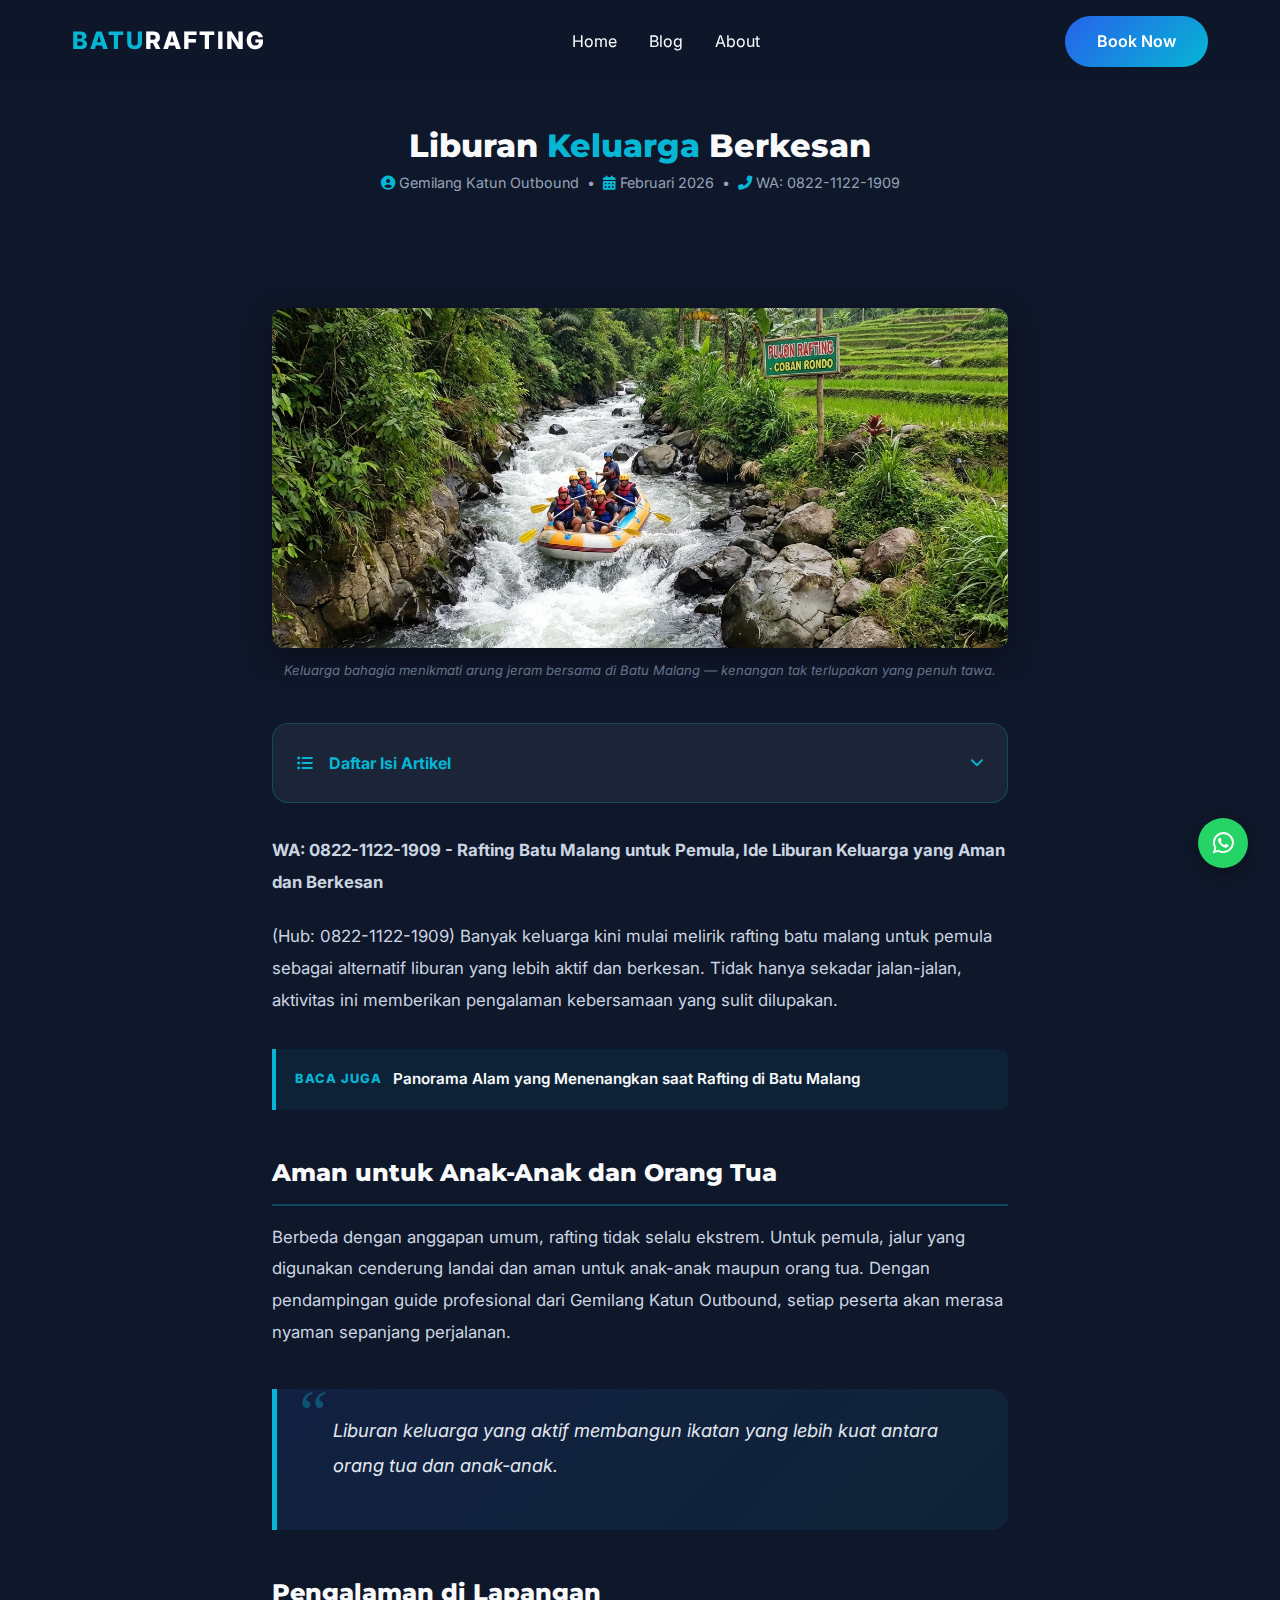
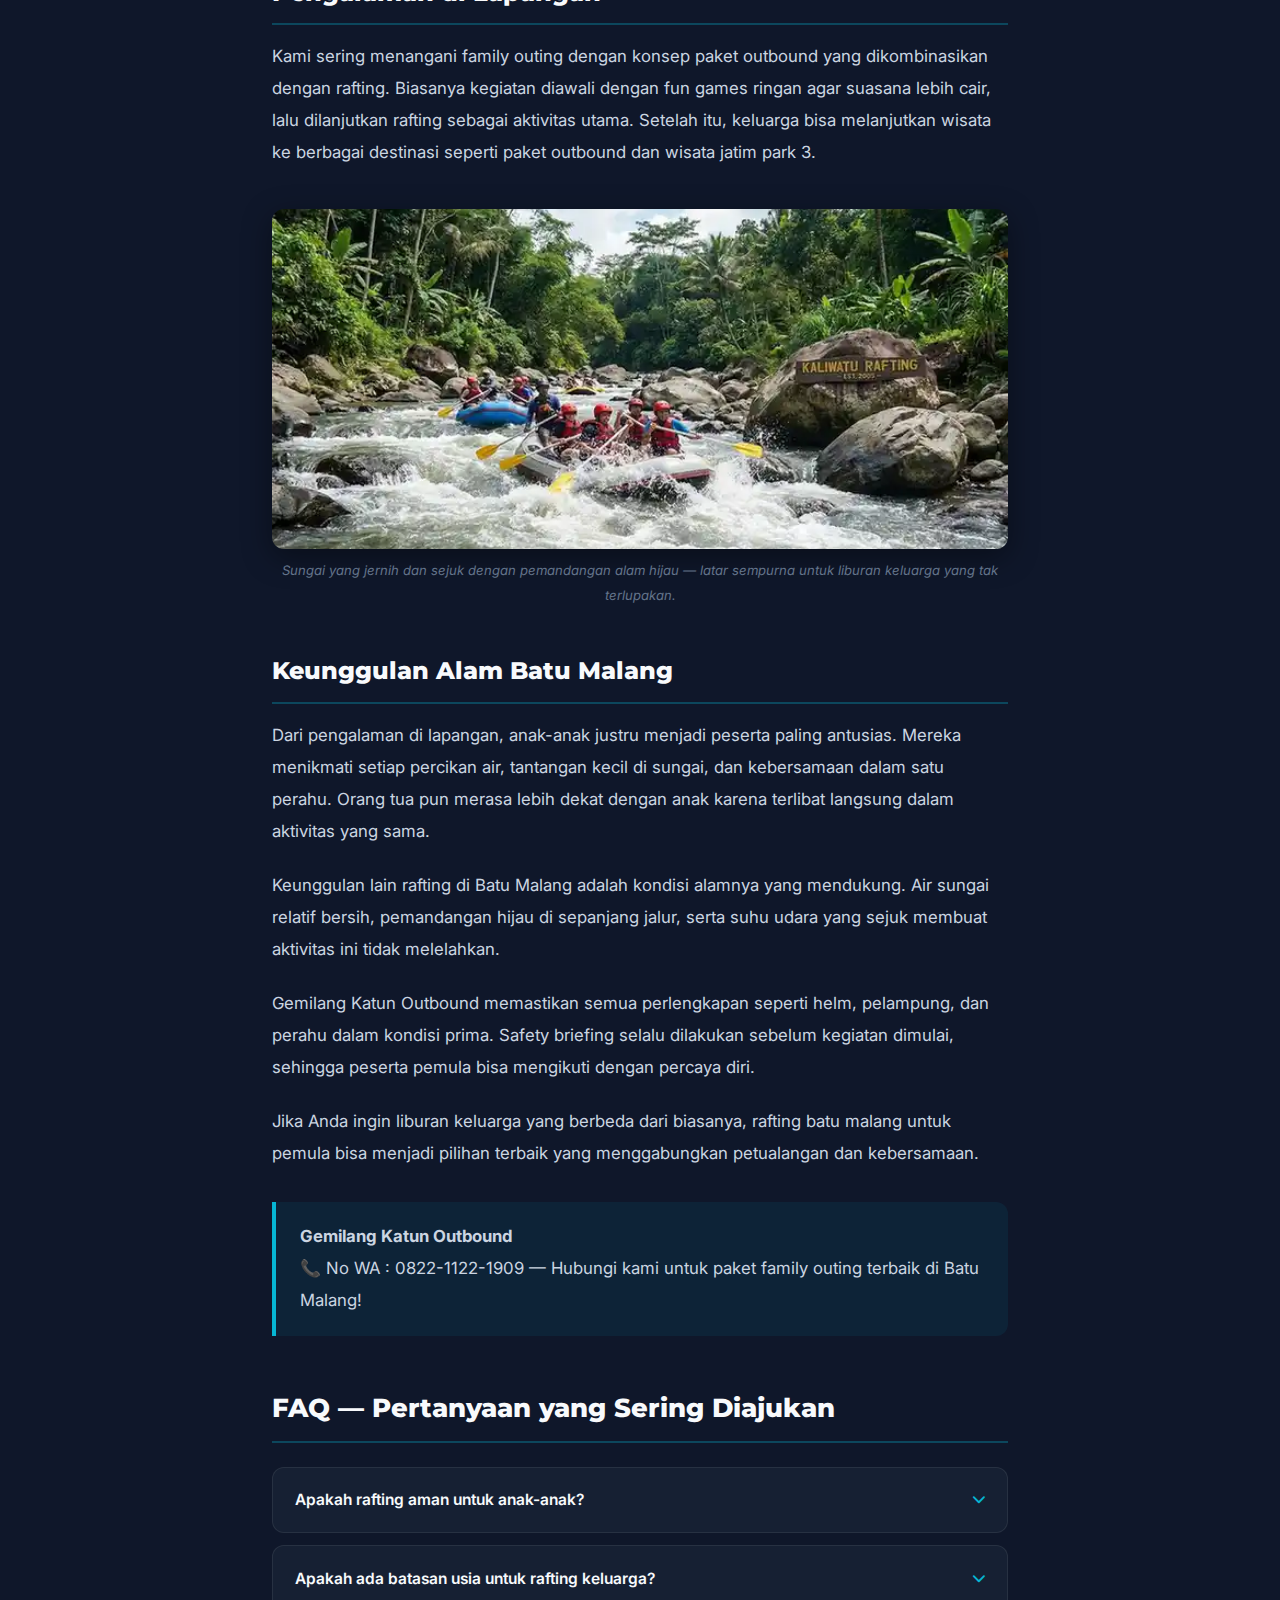
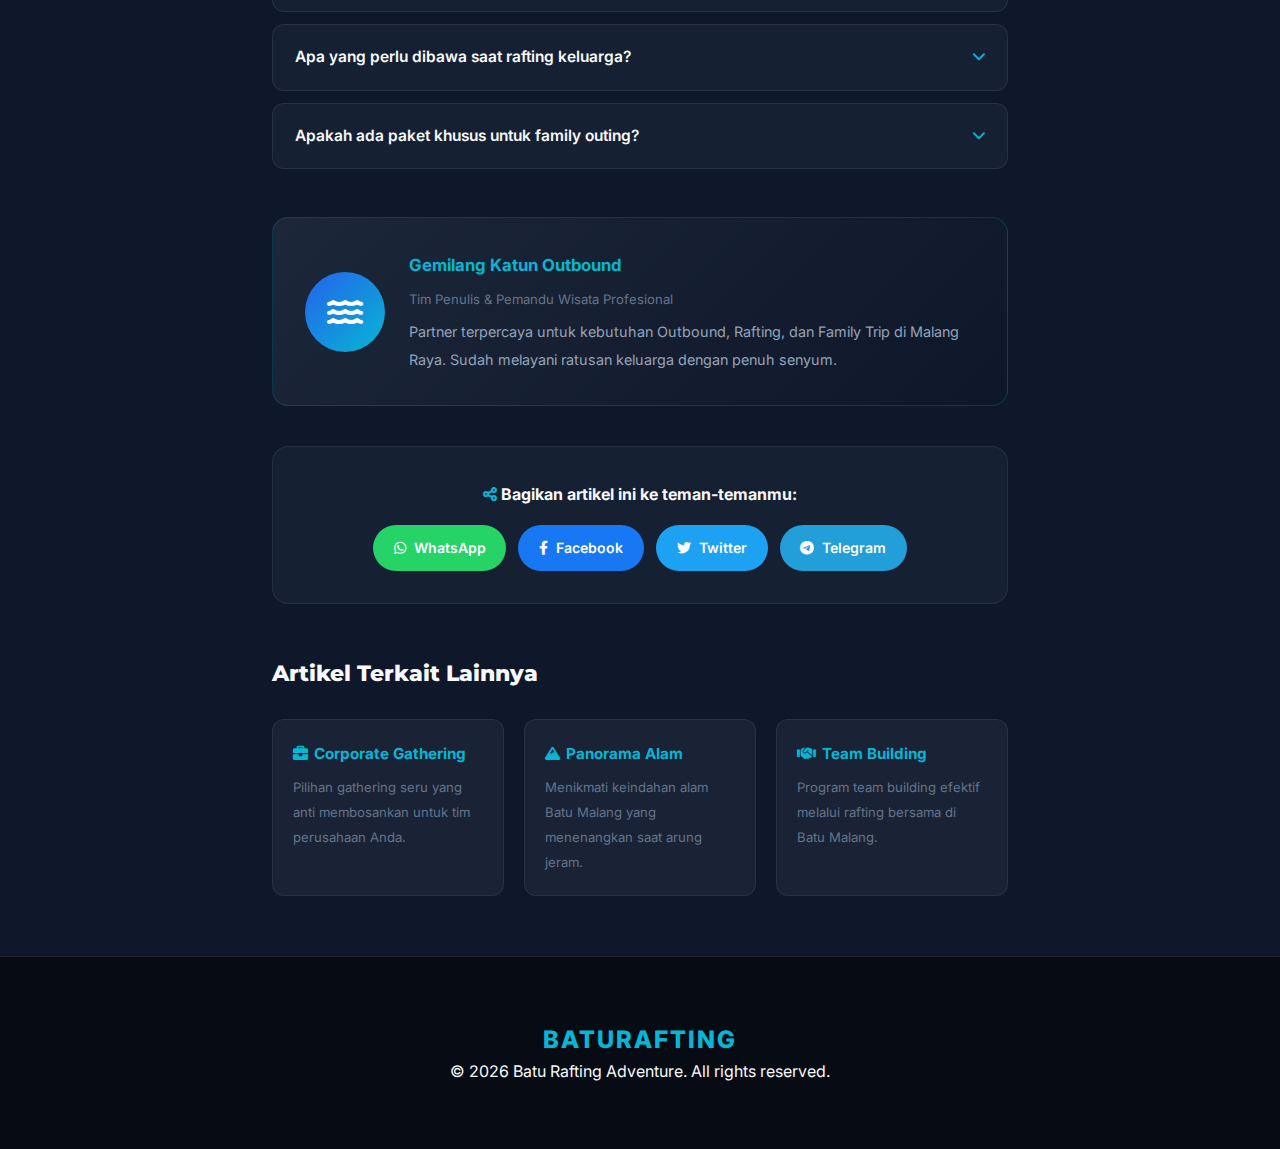
<file: blog-2.html>
<!DOCTYPE html>
<html lang="id">

<head>
    <meta charset="UTF-8">
    <meta name="viewport" content="width=device-width, initial-scale=1.0">
    <title>WA: 0822-1122-1909 - Rafting Batu Malang untuk Pemula: Ide Liburan Keluarga Aman & Berkesan</title>

    <!-- SEO & Metadata -->
    <meta name="description"
        content="WA: 0822-1122-1909 - Rafting Batu Malang untuk Pemula, Ide Liburan Keluarga yang Aman dan Berkesan bersama Gemilang Katun Outbound.">
    <link rel="canonical" href="https://baturaftingadventure.com/blog-2.html">

    <!-- Open Graph -->
    <meta property="og:title" content="Rafting Batu Malang Pemula: Liburan Keluarga Berkualitas">
    <meta property="og:description"
        content="Ciptakan kenangan indah bersama keluarga dengan rafting aman di Batu Malang.">
    <meta property="og:image" content="https://baturaftingadventure.com/img/12.webp">

    <link rel="stylesheet" href="index.css">
    <link rel="stylesheet" href="https://cdnjs.cloudflare.com/ajax/libs/font-awesome/6.0.0/css/all.min.css">
    <link href="https://fonts.googleapis.com/css2?family=Inter:wght@400;600&family=Montserrat:wght@700;800&display=swap"
        rel="stylesheet">

    <!-- JSON-LD -->
    <script type="application/ld+json">
    {
      "@context": "https://schema.org",
      "@type": "BlogPosting",
      "headline": "Rafting Batu Malang untuk Pemula, Ide Liburan Keluarga yang Aman dan Berkesan",
      "description": "Banyak keluarga kini mulai melirik rafting batu malang untuk pemula sebagai alternatif liburan yang lebih aktif dan berkesan.",
      "author": { "@type": "Organization", "name": "Gemilang Katun Outbound" }
    }
    </script>

    <style>
        .post-body {
            line-height: 1.9;
            font-size: 1.05rem;
            color: #cbd5e1;
        }

        .post-body p {
            margin-bottom: 1.4rem;
        }

        .post-body h2 {
            font-size: 1.5rem;
            color: #f8fafc;
            margin: 2.5rem 0 1rem;
            padding-bottom: 0.5rem;
            border-bottom: 2px solid rgba(6, 182, 212, 0.3);
        }

        .toc-box {
            background: rgba(30, 41, 59, 0.8);
            border: 1px solid rgba(6, 182, 212, 0.25);
            border-radius: 1rem;
            padding: 1.5rem;
            margin: 2rem 0;
        }

        .toc-header {
            cursor: pointer;
            display: flex;
            justify-content: space-between;
            align-items: center;
            font-weight: 700;
            font-size: 1rem;
            color: var(--accent);
            user-select: none;
            gap: 1rem;
        }

        .toc-header span {
            flex: 1;
        }

        .toc-header .toc-icon {
            transition: transform 0.3s ease;
            font-size: 0.85rem;
        }

        .toc-header.open .toc-icon {
            transform: rotate(180deg);
        }

        .toc-content {
            max-height: 0;
            overflow: hidden;
            transition: max-height 0.45s ease-out, padding 0.3s ease;
        }

        .toc-content.active {
            max-height: 500px;
            padding-top: 1rem;
        }

        .toc-content ol {
            padding-left: 1.4rem;
            margin: 0;
        }

        .toc-content ol li {
            margin: 0.5rem 0;
        }

        .toc-content ol li a {
            color: #94a3b8;
            font-size: 0.95rem;
            transition: color 0.2s;
        }

        .toc-content ol li a:hover {
            color: var(--accent);
        }

        .baca-juga {
            margin: 2rem 0;
            padding: 1rem 1.2rem;
            border-left: 4px solid var(--accent);
            background: rgba(6, 182, 212, 0.07);
            border-radius: 0 0.5rem 0.5rem 0;
            display: flex;
            align-items: center;
            gap: 0.7rem;
            flex-wrap: wrap;
        }

        .baca-juga .label {
            font-weight: 800;
            font-size: 0.8rem;
            color: var(--accent);
            text-transform: uppercase;
            letter-spacing: 1px;
            white-space: nowrap;
        }

        .baca-juga a {
            color: #f8fafc;
            font-weight: 600;
            font-size: 0.95rem;
        }

        .baca-juga a:hover {
            color: var(--accent);
        }

        blockquote {
            margin: 2.5rem 0;
            padding: 1.5rem 2rem;
            background: linear-gradient(135deg, rgba(37, 99, 235, 0.12), rgba(6, 182, 212, 0.08));
            border-left: 5px solid var(--accent);
            border-radius: 0 1rem 1rem 0;
            font-size: 1.15rem;
            font-style: italic;
            color: #e2e8f0;
            position: relative;
        }

        blockquote::before {
            content: '\201C';
            font-size: 4rem;
            color: var(--accent);
            opacity: 0.35;
            position: absolute;
            top: -0.5rem;
            left: 1rem;
            line-height: 1;
            font-family: Georgia, serif;
        }

        blockquote p {
            margin: 0;
            padding-left: 1.5rem;
        }

        figure {
            margin: 2.5rem 0;
            text-align: center;
        }

        figure img {
            border-radius: 0.75rem;
            max-width: 100%;
            width: 100%;
            height: 340px;
            object-fit: cover;
            box-shadow: 0 8px 30px rgba(0, 0, 0, 0.4);
            display: block;
        }

        figcaption {
            font-size: 0.82rem;
            color: #64748b;
            margin-top: 0.6rem;
            font-style: italic;
        }

        .faq-section {
            margin: 3rem 0;
        }

        .faq-section h2 {
            font-size: 1.6rem;
            margin-bottom: 1.5rem;
            color: #f8fafc;
        }

        .faq-item {
            border: 1px solid rgba(255, 255, 255, 0.08);
            border-radius: 0.75rem;
            margin-bottom: 0.75rem;
            overflow: hidden;
            background: rgba(30, 41, 59, 0.5);
        }

        .faq-question {
            cursor: pointer;
            padding: 1.1rem 1.4rem;
            display: flex;
            justify-content: space-between;
            align-items: center;
            font-weight: 600;
            font-size: 0.97rem;
            color: #f8fafc;
            user-select: none;
            transition: background 0.25s;
            gap: 1rem;
        }

        .faq-question:hover {
            background: rgba(6, 182, 212, 0.1);
        }

        .faq-question span {
            flex: 1;
        }

        .faq-question .faq-icon {
            font-size: 0.85rem;
            color: var(--accent);
            transition: transform 0.3s;
            flex-shrink: 0;
        }

        .faq-question.open .faq-icon {
            transform: rotate(180deg);
        }

        .faq-answer {
            max-height: 0;
            overflow: hidden;
            transition: max-height 0.4s ease, padding 0.3s ease;
        }

        .faq-answer.active {
            max-height: 300px;
            padding: 0 1.4rem 1.2rem;
        }

        .faq-answer p {
            margin: 0;
            color: #94a3b8;
            font-size: 0.95rem;
            line-height: 1.8;
        }

        .author-profile {
            display: flex;
            align-items: center;
            gap: 1.5rem;
            padding: 2rem;
            margin-top: 3rem;
            background: linear-gradient(135deg, rgba(30, 41, 59, 0.9), rgba(15, 23, 42, 0.9));
            border-radius: 1rem;
            border: 1px solid rgba(6, 182, 212, 0.2);
        }

        .author-avatar {
            width: 80px;
            height: 80px;
            border-radius: 50%;
            background: linear-gradient(135deg, var(--primary), var(--accent));
            flex-shrink: 0;
            display: flex;
            align-items: center;
            justify-content: center;
            font-size: 2rem;
            color: white;
        }

        .author-info h4 {
            margin-bottom: 0.3rem;
            color: var(--accent);
            font-size: 1.05rem;
        }

        .author-info .author-title {
            font-size: 0.82rem;
            color: #64748b;
            margin-bottom: 0.4rem;
        }

        .author-info p {
            font-size: 0.9rem;
            color: #94a3b8;
            margin: 0;
        }

        .share-section {
            margin-top: 2.5rem;
            padding: 2rem;
            background: rgba(30, 41, 59, 0.5);
            border-radius: 1rem;
            border: 1px solid rgba(255, 255, 255, 0.07);
            text-align: center;
        }

        .share-section p {
            font-weight: 700;
            font-size: 1rem;
            margin-bottom: 1rem;
            color: #f8fafc;
        }

        .share-links {
            display: flex;
            justify-content: center;
            gap: 0.75rem;
            flex-wrap: wrap;
        }

        .share-btn {
            padding: 0.6rem 1.3rem;
            border-radius: 50px;
            font-size: 0.88rem;
            font-weight: 600;
            display: inline-flex;
            align-items: center;
            gap: 0.5rem;
            color: white;
            transition: transform 0.2s, box-shadow 0.2s;
        }

        .share-btn:hover {
            transform: translateY(-2px);
            box-shadow: 0 6px 16px rgba(0, 0, 0, 0.3);
        }

        .share-wa {
            background: #25d366;
        }

        .share-fb {
            background: #1877f2;
        }

        .share-tw {
            background: #1da1f2;
        }

        .share-tg {
            background: #229ed9;
        }

        .related {
            margin-top: 3rem;
        }

        .related h3 {
            font-size: 1.4rem;
            margin-bottom: 1.5rem;
            color: #f8fafc;
        }

        .related-grid {
            display: grid;
            grid-template-columns: repeat(3, 1fr);
            gap: 1.25rem;
        }

        .related-card {
            display: block;
            background: rgba(30, 41, 59, 0.7);
            border: 1px solid rgba(255, 255, 255, 0.07);
            border-radius: 0.75rem;
            padding: 1.25rem;
            transition: transform 0.25s, border-color 0.25s, box-shadow 0.25s;
        }

        .related-card:hover {
            transform: translateY(-5px);
            border-color: var(--accent);
            box-shadow: 0 10px 25px rgba(6, 182, 212, 0.12);
        }

        .related-card h4 {
            font-size: 0.95rem;
            color: var(--accent);
            margin-bottom: 0.4rem;
        }

        .related-card p {
            font-size: 0.82rem;
            color: #64748b;
            margin: 0;
        }

        .contact-cta {
            margin: 2rem 0;
            padding: 1.2rem 1.5rem;
            border-left: 4px solid var(--accent);
            background: rgba(6, 182, 212, 0.08);
            border-radius: 0 0.75rem 0.75rem 0;
        }

        @media (max-width: 640px) {
            .related-grid {
                grid-template-columns: 1fr;
            }

            figure img {
                height: 220px;
            }

            blockquote {
                padding: 1.2rem 1.2rem;
            }

            blockquote p {
                padding-left: 1rem;
            }

            .author-profile {
                flex-direction: column;
                text-align: center;
            }
        }
    </style>
</head>

<body>

    <nav id="navbar" class="scrolled">
        <div class="container">
            <a href="index.html" class="logo">Batu<span style="color:#fff">Rafting</span></a>
            <div class="menu-toggle" id="menuToggle" aria-label="Toggle Menu">
                <i class="fas fa-bars"></i>
            </div>
            <ul class="nav-links" id="navLinks">
                <li><a href="index.html">Home</a></li>
                <li><a href="blog.html">Blog</a></li>
                <li><a href="about.html">About</a></li>
                <li class="mobile-cta"><a href="https://wa.me/6282211221909" class="btn btn-primary"
                        style="color:white;">Book Now</a></li>
            </ul>
            <a href="https://wa.me/6282211221909" class="btn btn-primary">Book Now</a>
        </div>
    </nav>

    <header class="about-hero" style="padding-top: 120px; padding-bottom: 30px;">
        <div class="container content-wrapper">
            <h1>Liburan <span style="color:var(--accent)">Keluarga</span> Berkesan</h1>
            <div class="blog-meta">
                <i class="fas fa-user-circle" style="color:var(--accent)"></i> Gemilang Katun Outbound &nbsp;•&nbsp;
                <i class="fas fa-calendar-alt" style="color:var(--accent)"></i> Februari 2026 &nbsp;•&nbsp;
                <i class="fas fa-phone-alt" style="color:var(--accent)"></i> WA: 0822-1122-1909
            </div>
        </div>
    </header>

    <section style="padding-top: 20px; padding-bottom: 60px;">
        <div class="container content-wrapper">
            <div class="post-body">

                <!-- Gambar Utama (Atas) -->
                <figure>
                    <img src="img/12.webp"
                        alt="Rafting keluarga bersama di Sungai Batu Malang - Gemilang Katun Outbound" loading="lazy">
                    <figcaption>Keluarga bahagia menikmati arung jeram bersama di Batu Malang — kenangan tak terlupakan
                        yang penuh tawa.</figcaption>
                </figure>

                <!-- Table of Contents -->
                <div class="toc-box">
                    <div class="toc-header" id="tocToggle" onclick="toggleToc()">
                        <i class="fas fa-list-ul" style="color:var(--accent)"></i>
                        <span>Daftar Isi Artikel</span>
                        <i class="fas fa-chevron-down toc-icon"></i>
                    </div>
                    <div class="toc-content" id="tocContent">
                        <ol>
                            <li><a href="#intro">Rafting: Alternatif Liburan Keluarga yang Aktif</a></li>
                            <li><a href="#aman">Aman untuk Anak-Anak dan Orang Tua</a></li>
                            <li><a href="#pengalaman">Pengalaman di Lapangan</a></li>
                            <li><a href="#keunggulan">Keunggulan Alam Batu Malang</a></li>
                            <li><a href="#faq">FAQ - Pertanyaan Umum</a></li>
                        </ol>
                    </div>
                </div>

                <p><strong>WA: 0822-1122-1909 - Rafting Batu Malang untuk Pemula, Ide Liburan Keluarga yang Aman dan
                        Berkesan</strong></p>

                <p id="intro">(Hub: 0822-1122-1909) Banyak keluarga kini mulai melirik rafting batu malang untuk pemula
                    sebagai
                    alternatif liburan yang lebih aktif dan berkesan. Tidak hanya sekadar jalan-jalan, aktivitas ini
                    memberikan pengalaman kebersamaan yang sulit dilupakan.</p>

                <!-- Baca Juga -->
                <div class="baca-juga">
                    <span class="label">Baca Juga</span>
                    <a href="blog-3.html">Panorama Alam yang Menenangkan saat Rafting di Batu Malang</a>
                </div>

                <h2 id="aman">Aman untuk Anak-Anak dan Orang Tua</h2>

                <p>Berbeda dengan anggapan umum, rafting tidak selalu ekstrem. Untuk pemula, jalur yang digunakan
                    cenderung landai dan aman untuk anak-anak maupun orang tua. Dengan pendampingan guide profesional
                    dari Gemilang Katun Outbound, setiap peserta akan merasa nyaman sepanjang perjalanan.</p>

                <blockquote>
                    <p>Liburan keluarga yang aktif membangun ikatan yang lebih kuat antara orang tua dan anak-anak.</p>
                </blockquote>

                <h2 id="pengalaman">Pengalaman di Lapangan</h2>

                <p>Kami sering menangani family outing dengan konsep paket outbound yang dikombinasikan dengan rafting.
                    Biasanya kegiatan diawali dengan fun games ringan agar suasana lebih cair, lalu dilanjutkan rafting
                    sebagai aktivitas utama. Setelah itu, keluarga bisa melanjutkan wisata ke berbagai destinasi seperti
                    paket outbound dan wisata jatim park 3.</p>

                <!-- Gambar Tengah -->
                <figure>
                    <img src="img/23 (1).webp"
                        alt="Pemandangan sungai alam Batu Malang yang jernih untuk rafting keluarga" loading="lazy">
                    <figcaption>Sungai yang jernih dan sejuk dengan pemandangan alam hijau — latar sempurna untuk
                        liburan keluarga yang tak terlupakan.</figcaption>
                </figure>

                <h2 id="keunggulan">Keunggulan Alam Batu Malang</h2>

                <p>Dari pengalaman di lapangan, anak-anak justru menjadi peserta paling antusias. Mereka menikmati
                    setiap percikan air, tantangan kecil di sungai, dan kebersamaan dalam satu perahu. Orang tua pun
                    merasa lebih dekat dengan anak karena terlibat langsung dalam aktivitas yang sama.</p>

                <p>Keunggulan lain rafting di Batu Malang adalah kondisi alamnya yang mendukung. Air sungai relatif
                    bersih, pemandangan hijau di sepanjang jalur, serta suhu udara yang sejuk membuat aktivitas ini
                    tidak melelahkan.</p>

                <p>Gemilang Katun Outbound memastikan semua perlengkapan seperti helm, pelampung, dan perahu dalam
                    kondisi prima. Safety briefing selalu dilakukan sebelum kegiatan dimulai, sehingga peserta pemula
                    bisa mengikuti dengan percaya diri.</p>

                <p>Jika Anda ingin liburan keluarga yang berbeda dari biasanya, rafting batu malang untuk pemula bisa
                    menjadi pilihan terbaik yang menggabungkan petualangan dan kebersamaan.</p>

                <div class="contact-cta">
                    <strong>Gemilang Katun Outbound</strong><br>
                    📞 No WA : 0822-1122-1909 — Hubungi kami untuk paket family outing terbaik di Batu Malang!
                </div>

                <!-- FAQ -->
                <div class="faq-section" id="faq">
                    <h2>FAQ — Pertanyaan yang Sering Diajukan</h2>

                    <div class="faq-item">
                        <div class="faq-question" onclick="toggleFaq(this)">
                            <span>Apakah rafting aman untuk anak-anak?</span>
                            <i class="fas fa-chevron-down faq-icon"></i>
                        </div>
                        <div class="faq-answer">
                            <p>Ya, aman untuk anak-anak usia 7 tahun ke atas. Jalur yang digunakan untuk keluarga pemula
                                memiliki arus yang tenang. Setiap anak didampingi oleh guide profesional dan dilengkapi
                                dengan pelampung serta helm standar keselamatan.</p>
                        </div>
                    </div>

                    <div class="faq-item">
                        <div class="faq-question" onclick="toggleFaq(this)">
                            <span>Apakah ada batasan usia untuk rafting keluarga?</span>
                            <i class="fas fa-chevron-down faq-icon"></i>
                        </div>
                        <div class="faq-answer">
                            <p>Usia minimal yang kami rekomendasikan adalah 7 tahun untuk jalur pemula. Tidak ada
                                batasan usia maksimal selama kondisi kesehatan memungkinkan. Kami juga siap menyesuaikan
                                jalur dengan kemampuan peserta.</p>
                        </div>
                    </div>

                    <div class="faq-item">
                        <div class="faq-question" onclick="toggleFaq(this)">
                            <span>Apa yang perlu dibawa saat rafting keluarga?</span>
                            <i class="fas fa-chevron-down faq-icon"></i>
                        </div>
                        <div class="faq-answer">
                            <p>Cukup pakai pakaian yang nyaman dan siap basah, sandal gunung atau sepatu yang bisa
                                terkena air, serta sunscreen. Semua perlengkapan rafting (pelampung, helm, dayung) sudah
                                kami sediakan.</p>
                        </div>
                    </div>

                    <div class="faq-item">
                        <div class="faq-question" onclick="toggleFaq(this)">
                            <span>Apakah ada paket khusus untuk family outing?</span>
                            <i class="fas fa-chevron-down faq-icon"></i>
                        </div>
                        <div class="faq-answer">
                            <p>Ya! Kami memiliki paket family outing yang bisa dikombinasikan dengan fun games, BBQ,
                                hingga wisata ke Jatim Park. Hubungi kami di 0822-1122-1909 untuk mendapatkan penawaran
                                terbaik.</p>
                        </div>
                    </div>
                </div>

                <!-- Author Profile -->
                <div class="author-profile">
                    <div class="author-avatar">
                        <i class="fas fa-water"></i>
                    </div>
                    <div class="author-info">
                        <h4>Gemilang Katun Outbound</h4>
                        <div class="author-title">Tim Penulis & Pemandu Wisata Profesional</div>
                        <p>Partner terpercaya untuk kebutuhan Outbound, Rafting, dan Family Trip di Malang Raya. Sudah
                            melayani ratusan keluarga dengan penuh senyum.</p>
                    </div>
                </div>

                <!-- Social Share -->
                <div class="share-section">
                    <p><i class="fas fa-share-alt" style="color:var(--accent)"></i> Bagikan artikel ini ke
                        teman-temanmu:</p>
                    <div class="share-links">
                        <a href="https://wa.me/?text=Liburan%20Keluarga%20seru%20dengan%20Rafting%20Batu%20Malang!%20https%3A%2F%2Fbaturaftingadventure.com%2Fblog-2.html"
                            class="share-btn share-wa" target="_blank" rel="noopener noreferrer">
                            <i class="fab fa-whatsapp"></i> WhatsApp
                        </a>
                        <a href="https://www.facebook.com/sharer/sharer.php?u=https%3A%2F%2Fbaturaftingadventure.com%2Fblog-2.html"
                            class="share-btn share-fb" target="_blank" rel="noopener noreferrer">
                            <i class="fab fa-facebook-f"></i> Facebook
                        </a>
                        <a href="https://twitter.com/intent/tweet?text=Liburan%20Keluarga%20Berkesan%20dengan%20Rafting%20Batu%20Malang!&url=https%3A%2F%2Fbaturaftingadventure.com%2Fblog-2.html"
                            class="share-btn share-tw" target="_blank" rel="noopener noreferrer">
                            <i class="fab fa-twitter"></i> Twitter
                        </a>
                        <a href="https://t.me/share/url?url=https%3A%2F%2Fbaturaftingadventure.com%2Fblog-2.html&text=Liburan%20Keluarga%20Rafting%20Batu%20Malang"
                            class="share-btn share-tg" target="_blank" rel="noopener noreferrer">
                            <i class="fab fa-telegram-plane"></i> Telegram
                        </a>
                    </div>
                </div>

                <!-- Related Articles -->
                <div class="related">
                    <h3>Artikel Terkait Lainnya</h3>
                    <div class="related-grid">
                        <a href="blog-1.html" class="related-card">
                            <h4><i class="fas fa-briefcase" style="margin-right:0.4rem"></i>Corporate Gathering</h4>
                            <p>Pilihan gathering seru yang anti membosankan untuk tim perusahaan Anda.</p>
                        </a>
                        <a href="blog-3.html" class="related-card">
                            <h4><i class="fas fa-mountain" style="margin-right:0.4rem"></i>Panorama Alam</h4>
                            <p>Menikmati keindahan alam Batu Malang yang menenangkan saat arung jeram.</p>
                        </a>
                        <a href="blog-4.html" class="related-card">
                            <h4><i class="fas fa-handshake" style="margin-right:0.4rem"></i>Team Building</h4>
                            <p>Program team building efektif melalui rafting bersama di Batu Malang.</p>
                        </a>
                    </div>
                </div>

            </div>
        </div>
    </section>

    <!-- Floating Buttons -->
    <a href="https://wa.me/6282211221909" class="floating-btn btn-wa" target="_blank" aria-label="Chat WhatsApp">
        <i class="fab fa-whatsapp"></i>
    </a>
    <button id="scrollTop" class="floating-btn btn-scroll" aria-label="Scroll ke atas">
        <i class="fas fa-chevron-up"></i>
    </button>

    <footer>
        <div class="container">
            <div class="logo">Batu<span>Rafting</span></div>
            <p>&copy; 2026 Batu Rafting Adventure. All rights reserved.</p>
        </div>
    </footer>

    <script>
        const menuToggle = document.getElementById('menuToggle');
        const navLinks = document.getElementById('navLinks');
        menuToggle.addEventListener('click', () => {
            navLinks.classList.toggle('active');
            document.body.style.overflow = navLinks.classList.contains('active') ? 'hidden' : '';
            menuToggle.querySelector('i').classList.toggle('fa-bars');
            menuToggle.querySelector('i').classList.toggle('fa-times');
        });
        navLinks.querySelectorAll('a').forEach(link => {
            link.addEventListener('click', () => {
                navLinks.classList.remove('active');
                document.body.style.overflow = '';
                menuToggle.querySelector('i').className = 'fas fa-bars';
            });
        });
        document.addEventListener('click', (e) => {
            if (!navLinks.contains(e.target) && !menuToggle.contains(e.target) && navLinks.classList.contains('active')) {
                navLinks.classList.remove('active');
                document.body.style.overflow = '';
                menuToggle.querySelector('i').className = 'fas fa-bars';
            }
        });
        const scrollBtn = document.getElementById('scrollTop');
        window.addEventListener('scroll', () => {
            if (window.scrollY > 300) scrollBtn.classList.add('active');
            else scrollBtn.classList.remove('active');
        });
        scrollBtn.addEventListener('click', () => { window.scrollTo({ top: 0, behavior: 'smooth' }); });
        function toggleToc() {
            const content = document.getElementById('tocContent');
            const header = document.getElementById('tocToggle');
            content.classList.toggle('active');
            header.classList.toggle('open');
        }
        function toggleFaq(el) {
            const answer = el.nextElementSibling;
            document.querySelectorAll('.faq-question').forEach(q => { if (q !== el) q.classList.remove('open'); });
            document.querySelectorAll('.faq-answer').forEach(a => { if (a !== answer) a.classList.remove('active'); });
            el.classList.toggle('open');
            answer.classList.toggle('active');
        }
    </script>
</body>

</html>
</file>
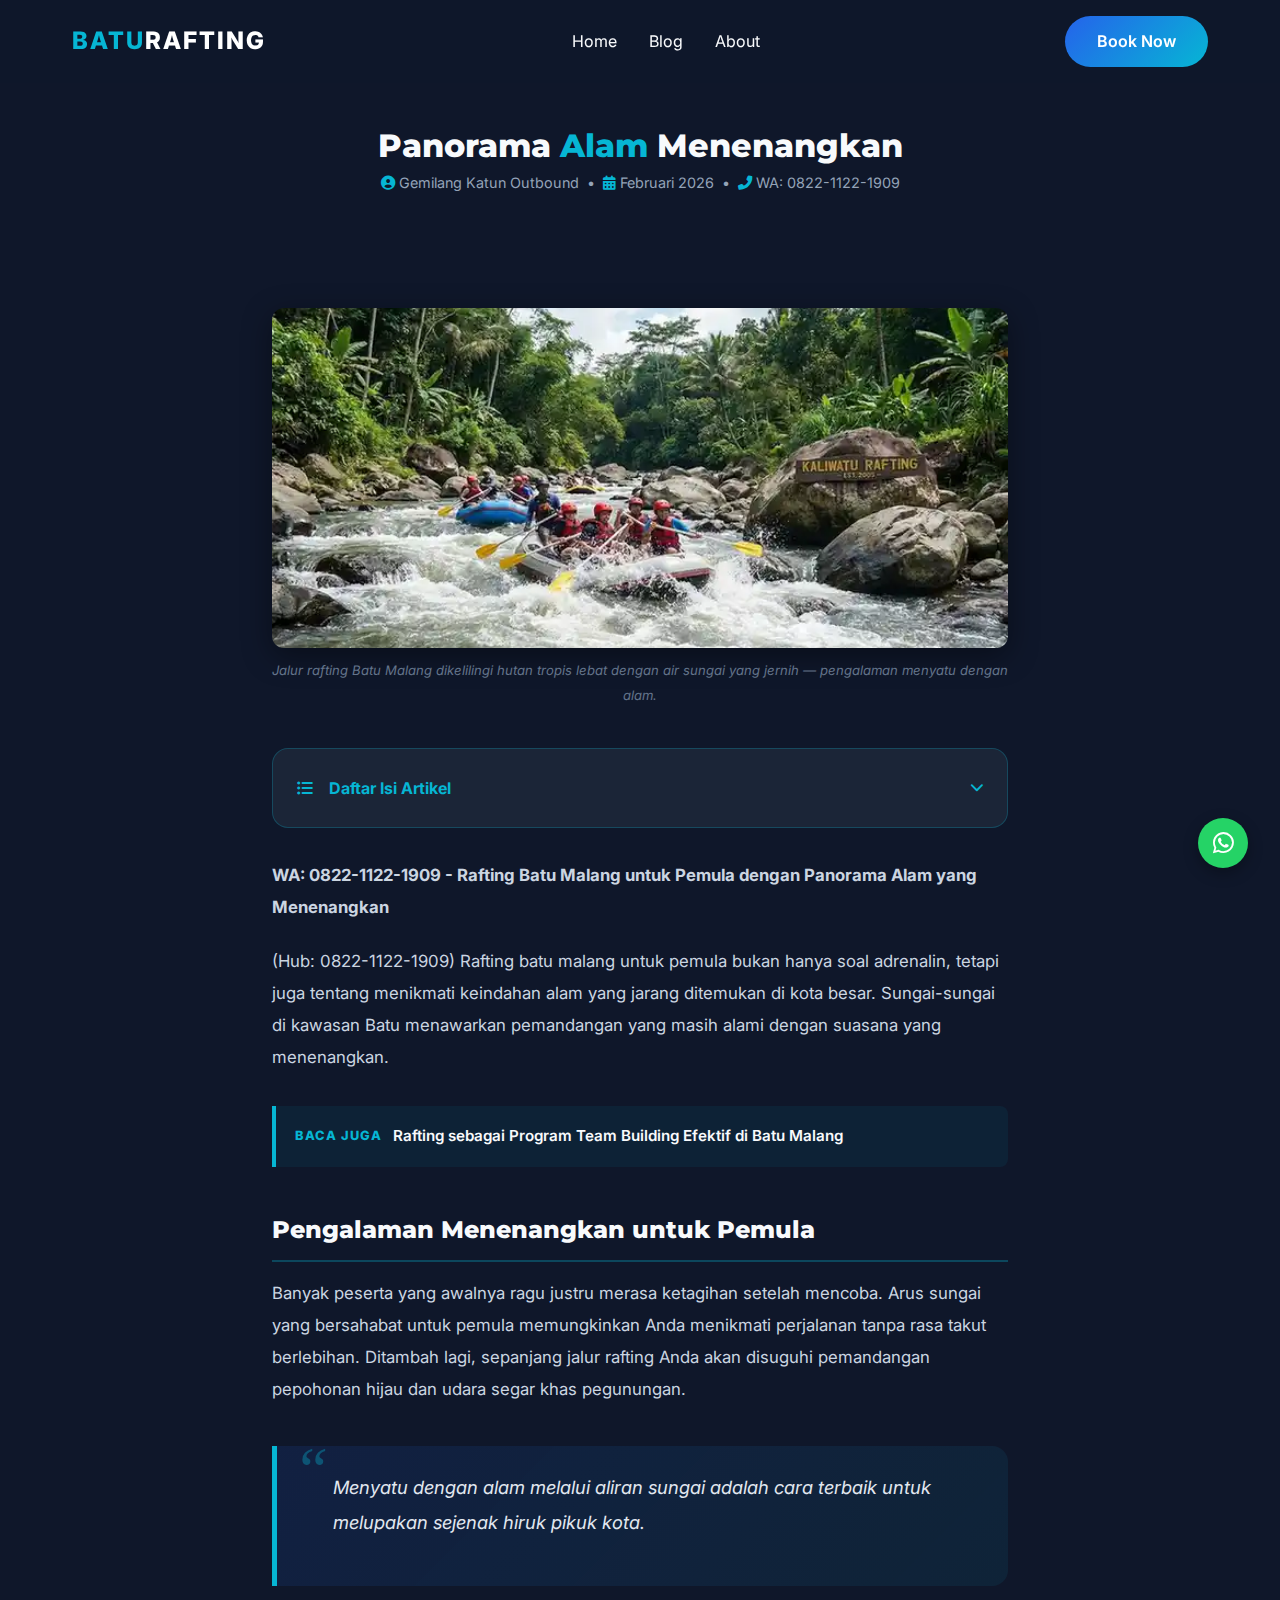
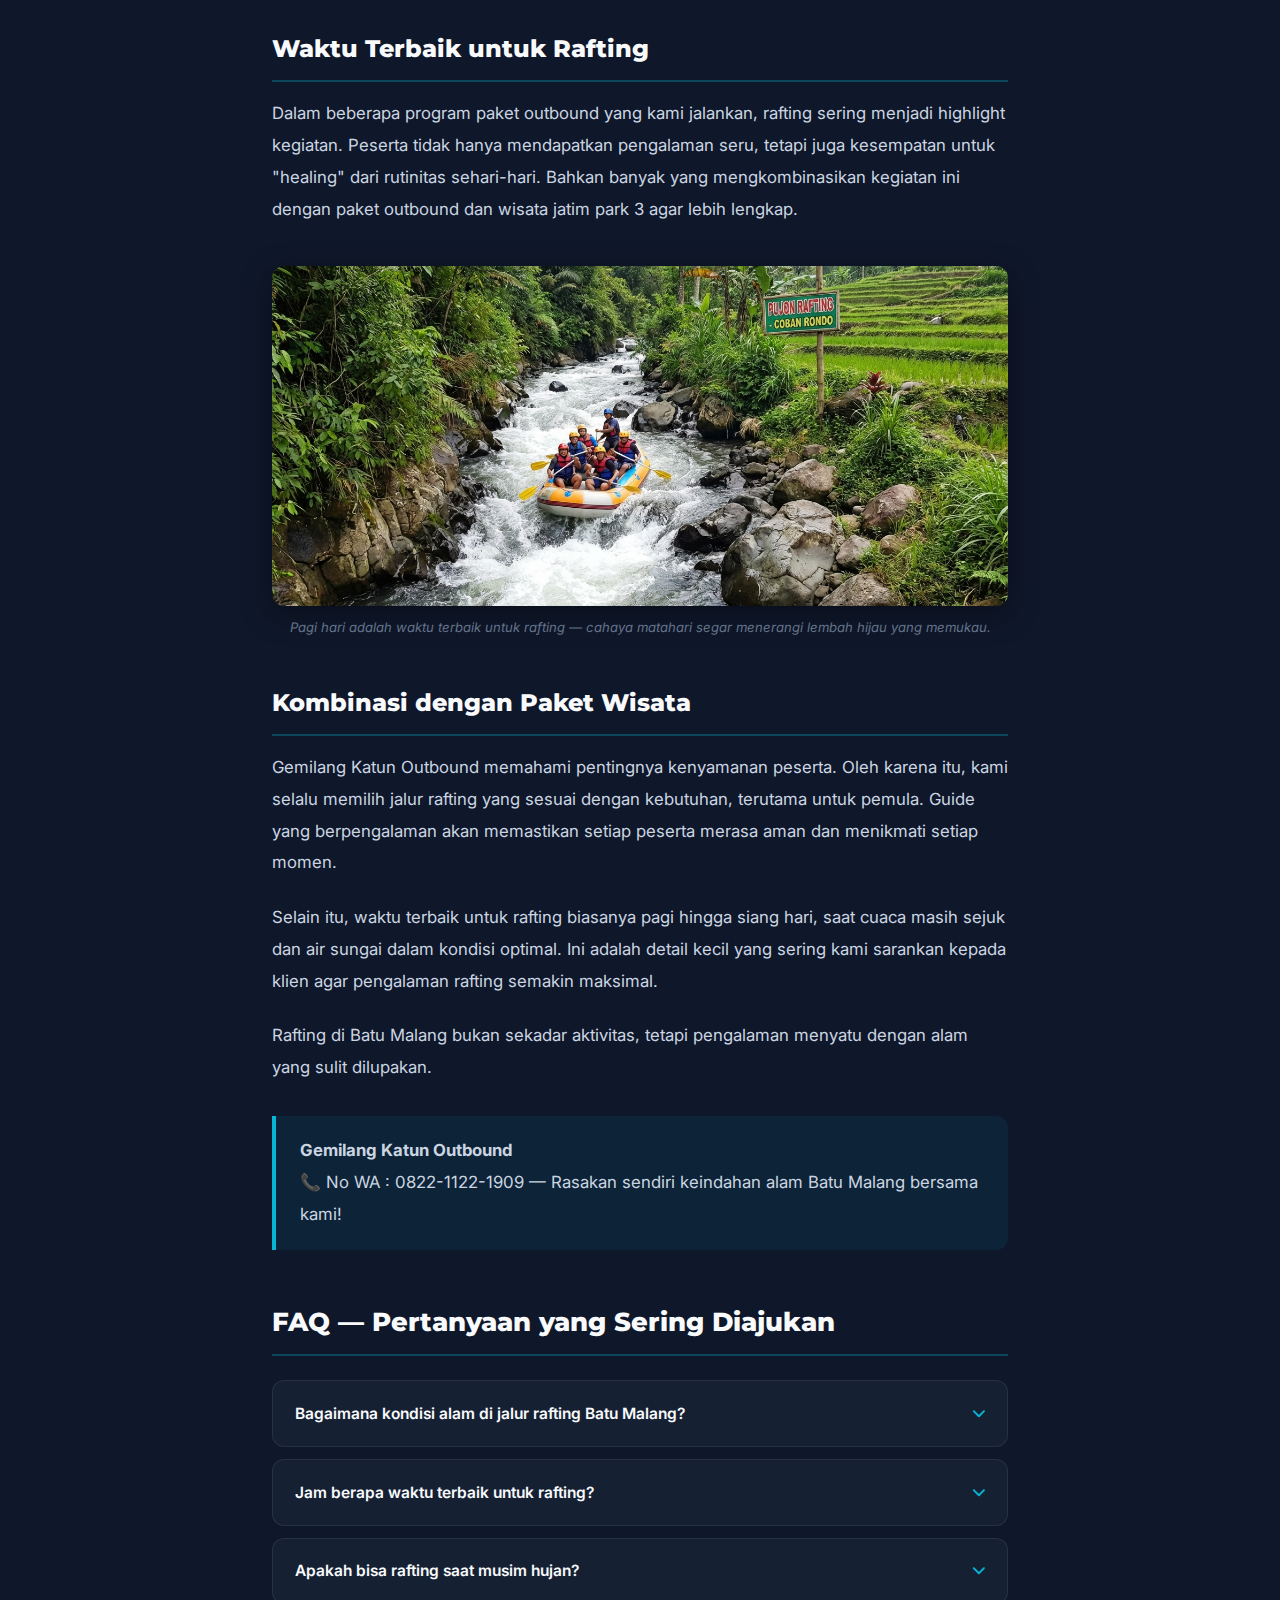
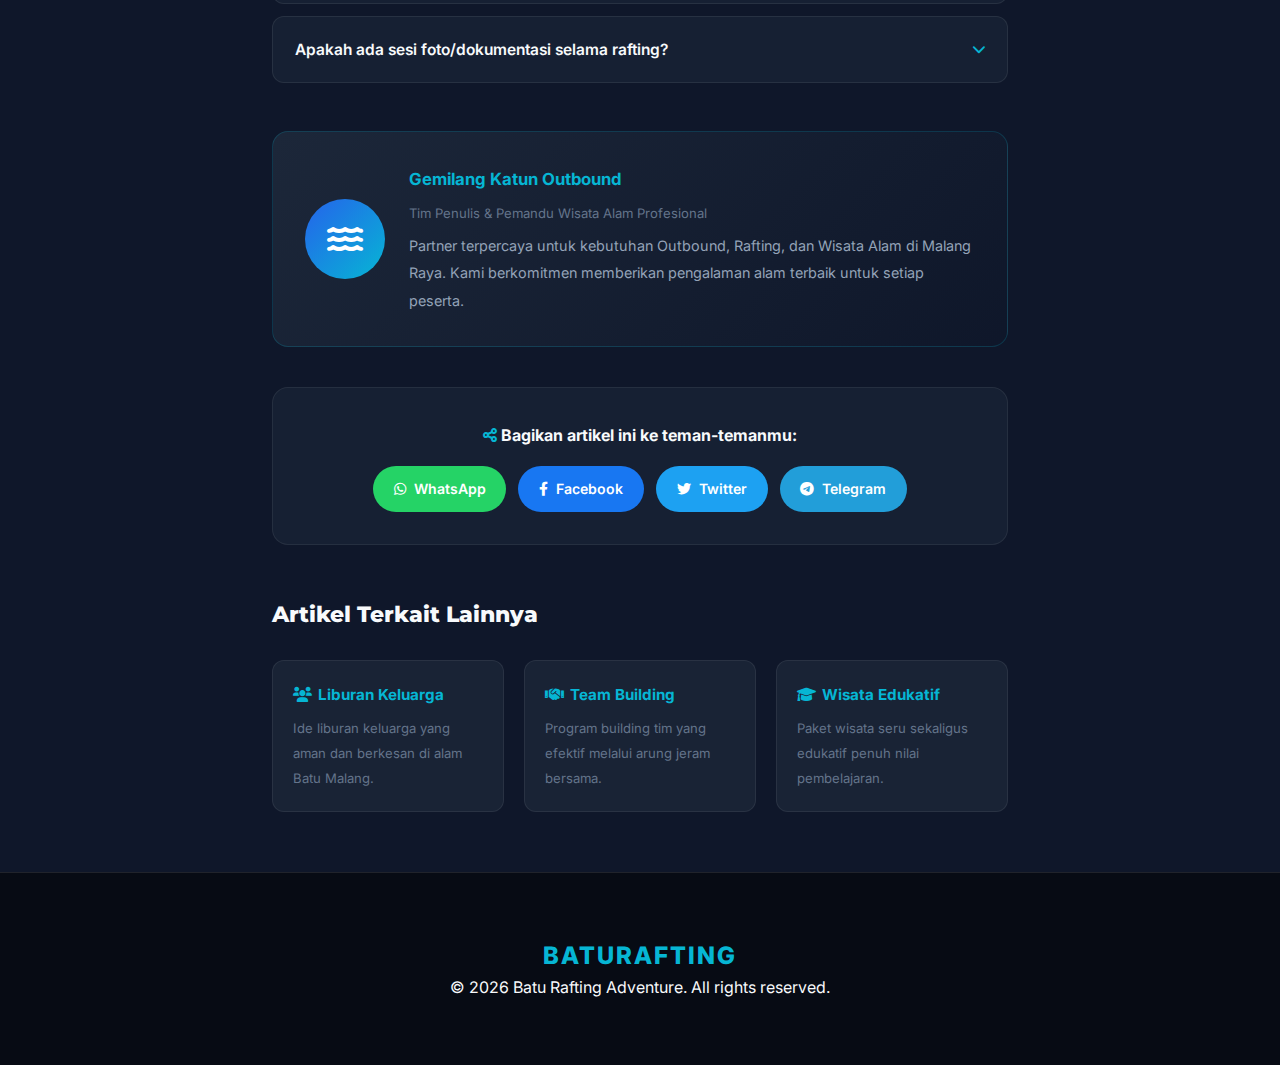
<file: blog-3.html>
<!DOCTYPE html>
<html lang="id">

<head>
    <meta charset="UTF-8">
    <meta name="viewport" content="width=device-width, initial-scale=1.0">
    <title>WA: 0822-1122-1909 - Rafting Batu Malang untuk Pemula: Panorama Alam Menenangkan</title>

    <!-- SEO & Metadata -->
    <meta name="description"
        content="WA: 0822-1122-1909 - Rafting Batu Malang untuk Pemula dengan Panorama Alam yang Menenangkan bersama Gemilang Katun Outbound.">
    <link rel="canonical" href="https://baturaftingadventure.com/blog-3.html">

    <!-- Open Graph -->
    <meta property="og:title" content="Rafting Batu Malang Pemula: Panorama Alam Menenangkan">
    <meta property="og:description"
        content="Bukan hanya adrenalin, tapi juga tentang menikmati keindahan alam Kota Batu.">
    <meta property="og:image" content="https://baturaftingadventure.com/img/23 (1).webp">

    <link rel="stylesheet" href="index.css">
    <link rel="stylesheet" href="https://cdnjs.cloudflare.com/ajax/libs/font-awesome/6.0.0/css/all.min.css">
    <link href="https://fonts.googleapis.com/css2?family=Inter:wght@400;600&family=Montserrat:wght@700;800&display=swap"
        rel="stylesheet">

    <!-- JSON-LD -->
    <script type="application/ld+json">
    {
      "@context": "https://schema.org",
      "@type": "BlogPosting",
      "headline": "Rafting Batu Malang untuk Pemula dengan Panorama Alam yang Menenangkan",
      "description": "Sungai-sungai di kawasan Batu menawarkan pemandangan yang masih alami dengan suasana yang menenangkan.",
      "author": { "@type": "Organization", "name": "Gemilang Katun Outbound" }
    }
    </script>

    <style>
        .post-body {
            line-height: 1.9;
            font-size: 1.05rem;
            color: #cbd5e1;
        }

        .post-body p {
            margin-bottom: 1.4rem;
        }

        .post-body h2 {
            font-size: 1.5rem;
            color: #f8fafc;
            margin: 2.5rem 0 1rem;
            padding-bottom: 0.5rem;
            border-bottom: 2px solid rgba(6, 182, 212, 0.3);
        }

        .toc-box {
            background: rgba(30, 41, 59, 0.8);
            border: 1px solid rgba(6, 182, 212, 0.25);
            border-radius: 1rem;
            padding: 1.5rem;
            margin: 2rem 0;
        }

        .toc-header {
            cursor: pointer;
            display: flex;
            justify-content: space-between;
            align-items: center;
            font-weight: 700;
            font-size: 1rem;
            color: var(--accent);
            user-select: none;
            gap: 1rem;
        }

        .toc-header span {
            flex: 1;
        }

        .toc-header .toc-icon {
            transition: transform 0.3s ease;
            font-size: 0.85rem;
        }

        .toc-header.open .toc-icon {
            transform: rotate(180deg);
        }

        .toc-content {
            max-height: 0;
            overflow: hidden;
            transition: max-height 0.45s ease-out, padding 0.3s ease;
        }

        .toc-content.active {
            max-height: 500px;
            padding-top: 1rem;
        }

        .toc-content ol {
            padding-left: 1.4rem;
            margin: 0;
        }

        .toc-content ol li {
            margin: 0.5rem 0;
        }

        .toc-content ol li a {
            color: #94a3b8;
            font-size: 0.95rem;
            transition: color 0.2s;
        }

        .toc-content ol li a:hover {
            color: var(--accent);
        }

        .baca-juga {
            margin: 2rem 0;
            padding: 1rem 1.2rem;
            border-left: 4px solid var(--accent);
            background: rgba(6, 182, 212, 0.07);
            border-radius: 0 0.5rem 0.5rem 0;
            display: flex;
            align-items: center;
            gap: 0.7rem;
            flex-wrap: wrap;
        }

        .baca-juga .label {
            font-weight: 800;
            font-size: 0.8rem;
            color: var(--accent);
            text-transform: uppercase;
            letter-spacing: 1px;
            white-space: nowrap;
        }

        .baca-juga a {
            color: #f8fafc;
            font-weight: 600;
            font-size: 0.95rem;
        }

        .baca-juga a:hover {
            color: var(--accent);
        }

        blockquote {
            margin: 2.5rem 0;
            padding: 1.5rem 2rem;
            background: linear-gradient(135deg, rgba(37, 99, 235, 0.12), rgba(6, 182, 212, 0.08));
            border-left: 5px solid var(--accent);
            border-radius: 0 1rem 1rem 0;
            font-size: 1.15rem;
            font-style: italic;
            color: #e2e8f0;
            position: relative;
        }

        blockquote::before {
            content: '\201C';
            font-size: 4rem;
            color: var(--accent);
            opacity: 0.35;
            position: absolute;
            top: -0.5rem;
            left: 1rem;
            line-height: 1;
            font-family: Georgia, serif;
        }

        blockquote p {
            margin: 0;
            padding-left: 1.5rem;
        }

        figure {
            margin: 2.5rem 0;
            text-align: center;
        }

        figure img {
            border-radius: 0.75rem;
            max-width: 100%;
            width: 100%;
            height: 340px;
            object-fit: cover;
            box-shadow: 0 8px 30px rgba(0, 0, 0, 0.4);
            display: block;
        }

        figcaption {
            font-size: 0.82rem;
            color: #64748b;
            margin-top: 0.6rem;
            font-style: italic;
        }

        .faq-section {
            margin: 3rem 0;
        }

        .faq-section h2 {
            font-size: 1.6rem;
            margin-bottom: 1.5rem;
            color: #f8fafc;
        }

        .faq-item {
            border: 1px solid rgba(255, 255, 255, 0.08);
            border-radius: 0.75rem;
            margin-bottom: 0.75rem;
            overflow: hidden;
            background: rgba(30, 41, 59, 0.5);
        }

        .faq-question {
            cursor: pointer;
            padding: 1.1rem 1.4rem;
            display: flex;
            justify-content: space-between;
            align-items: center;
            font-weight: 600;
            font-size: 0.97rem;
            color: #f8fafc;
            user-select: none;
            transition: background 0.25s;
            gap: 1rem;
        }

        .faq-question:hover {
            background: rgba(6, 182, 212, 0.1);
        }

        .faq-question span {
            flex: 1;
        }

        .faq-question .faq-icon {
            font-size: 0.85rem;
            color: var(--accent);
            transition: transform 0.3s;
            flex-shrink: 0;
        }

        .faq-question.open .faq-icon {
            transform: rotate(180deg);
        }

        .faq-answer {
            max-height: 0;
            overflow: hidden;
            transition: max-height 0.4s ease, padding 0.3s ease;
        }

        .faq-answer.active {
            max-height: 300px;
            padding: 0 1.4rem 1.2rem;
        }

        .faq-answer p {
            margin: 0;
            color: #94a3b8;
            font-size: 0.95rem;
            line-height: 1.8;
        }

        .author-profile {
            display: flex;
            align-items: center;
            gap: 1.5rem;
            padding: 2rem;
            margin-top: 3rem;
            background: linear-gradient(135deg, rgba(30, 41, 59, 0.9), rgba(15, 23, 42, 0.9));
            border-radius: 1rem;
            border: 1px solid rgba(6, 182, 212, 0.2);
        }

        .author-avatar {
            width: 80px;
            height: 80px;
            border-radius: 50%;
            background: linear-gradient(135deg, var(--primary), var(--accent));
            flex-shrink: 0;
            display: flex;
            align-items: center;
            justify-content: center;
            font-size: 2rem;
            color: white;
        }

        .author-info h4 {
            margin-bottom: 0.3rem;
            color: var(--accent);
            font-size: 1.05rem;
        }

        .author-info .author-title {
            font-size: 0.82rem;
            color: #64748b;
            margin-bottom: 0.4rem;
        }

        .author-info p {
            font-size: 0.9rem;
            color: #94a3b8;
            margin: 0;
        }

        .share-section {
            margin-top: 2.5rem;
            padding: 2rem;
            background: rgba(30, 41, 59, 0.5);
            border-radius: 1rem;
            border: 1px solid rgba(255, 255, 255, 0.07);
            text-align: center;
        }

        .share-section p {
            font-weight: 700;
            font-size: 1rem;
            margin-bottom: 1rem;
            color: #f8fafc;
        }

        .share-links {
            display: flex;
            justify-content: center;
            gap: 0.75rem;
            flex-wrap: wrap;
        }

        .share-btn {
            padding: 0.6rem 1.3rem;
            border-radius: 50px;
            font-size: 0.88rem;
            font-weight: 600;
            display: inline-flex;
            align-items: center;
            gap: 0.5rem;
            color: white;
            transition: transform 0.2s, box-shadow 0.2s;
        }

        .share-btn:hover {
            transform: translateY(-2px);
            box-shadow: 0 6px 16px rgba(0, 0, 0, 0.3);
        }

        .share-wa {
            background: #25d366;
        }

        .share-fb {
            background: #1877f2;
        }

        .share-tw {
            background: #1da1f2;
        }

        .share-tg {
            background: #229ed9;
        }

        .related {
            margin-top: 3rem;
        }

        .related h3 {
            font-size: 1.4rem;
            margin-bottom: 1.5rem;
            color: #f8fafc;
        }

        .related-grid {
            display: grid;
            grid-template-columns: repeat(3, 1fr);
            gap: 1.25rem;
        }

        .related-card {
            display: block;
            background: rgba(30, 41, 59, 0.7);
            border: 1px solid rgba(255, 255, 255, 0.07);
            border-radius: 0.75rem;
            padding: 1.25rem;
            transition: transform 0.25s, border-color 0.25s, box-shadow 0.25s;
        }

        .related-card:hover {
            transform: translateY(-5px);
            border-color: var(--accent);
            box-shadow: 0 10px 25px rgba(6, 182, 212, 0.12);
        }

        .related-card h4 {
            font-size: 0.95rem;
            color: var(--accent);
            margin-bottom: 0.4rem;
        }

        .related-card p {
            font-size: 0.82rem;
            color: #64748b;
            margin: 0;
        }

        .contact-cta {
            margin: 2rem 0;
            padding: 1.2rem 1.5rem;
            border-left: 4px solid var(--accent);
            background: rgba(6, 182, 212, 0.08);
            border-radius: 0 0.75rem 0.75rem 0;
        }

        @media (max-width: 640px) {
            .related-grid {
                grid-template-columns: 1fr;
            }

            figure img {
                height: 220px;
            }

            blockquote {
                padding: 1.2rem 1.2rem;
            }

            blockquote p {
                padding-left: 1rem;
            }

            .author-profile {
                flex-direction: column;
                text-align: center;
            }
        }
    </style>
</head>

<body>

    <nav id="navbar" class="scrolled">
        <div class="container">
            <a href="index.html" class="logo">Batu<span style="color:#fff">Rafting</span></a>
            <div class="menu-toggle" id="menuToggle" aria-label="Toggle Menu">
                <i class="fas fa-bars"></i>
            </div>
            <ul class="nav-links" id="navLinks">
                <li><a href="index.html">Home</a></li>
                <li><a href="blog.html">Blog</a></li>
                <li><a href="about.html">About</a></li>
                <li class="mobile-cta"><a href="https://wa.me/6282211221909" class="btn btn-primary"
                        style="color:white;">Book Now</a></li>
            </ul>
            <a href="https://wa.me/6282211221909" class="btn btn-primary">Book Now</a>
        </div>
    </nav>

    <header class="about-hero" style="padding-top: 120px; padding-bottom: 30px;">
        <div class="container content-wrapper">
            <h1>Panorama <span style="color:var(--accent)">Alam</span> Menenangkan</h1>
            <div class="blog-meta">
                <i class="fas fa-user-circle" style="color:var(--accent)"></i> Gemilang Katun Outbound &nbsp;•&nbsp;
                <i class="fas fa-calendar-alt" style="color:var(--accent)"></i> Februari 2026 &nbsp;•&nbsp;
                <i class="fas fa-phone-alt" style="color:var(--accent)"></i> WA: 0822-1122-1909
            </div>
        </div>
    </header>

    <section style="padding-top: 20px; padding-bottom: 60px;">
        <div class="container content-wrapper">
            <div class="post-body">

                <!-- Gambar Utama (Atas) -->
                <figure>
                    <img src="img/23 (1).webp"
                        alt="Panorama alam sungai Batu Malang yang hijau dan menenangkan untuk rafting" loading="lazy">
                    <figcaption>Jalur rafting Batu Malang dikelilingi hutan tropis lebat dengan air sungai yang jernih —
                        pengalaman menyatu dengan alam.</figcaption>
                </figure>

                <!-- Table of Contents -->
                <div class="toc-box">
                    <div class="toc-header" id="tocToggle" onclick="toggleToc()">
                        <i class="fas fa-list-ul" style="color:var(--accent)"></i>
                        <span>Daftar Isi Artikel</span>
                        <i class="fas fa-chevron-down toc-icon"></i>
                    </div>
                    <div class="toc-content" id="tocContent">
                        <ol>
                            <li><a href="#intro">Rafting Bukan Sekadar Adrenalin</a></li>
                            <li><a href="#pemula">Pengalaman Menenangkan untuk Pemula</a></li>
                            <li><a href="#waktu">Waktu Terbaik untuk Rafting</a></li>
                            <li><a href="#kombinasi">Kombinasi dengan Paket Wisata</a></li>
                            <li><a href="#faq">FAQ - Pertanyaan Umum</a></li>
                        </ol>
                    </div>
                </div>

                <p><strong>WA: 0822-1122-1909 - Rafting Batu Malang untuk Pemula dengan Panorama Alam yang
                        Menenangkan</strong></p>

                <p id="intro">(Hub: 0822-1122-1909) Rafting batu malang untuk pemula bukan hanya soal adrenalin, tetapi
                    juga
                    tentang menikmati keindahan alam yang jarang ditemukan di kota besar. Sungai-sungai di kawasan Batu
                    menawarkan pemandangan yang masih alami dengan suasana yang menenangkan.</p>

                <!-- Baca Juga -->
                <div class="baca-juga">
                    <span class="label">Baca Juga</span>
                    <a href="blog-4.html">Rafting sebagai Program Team Building Efektif di Batu Malang</a>
                </div>

                <h2 id="pemula">Pengalaman Menenangkan untuk Pemula</h2>

                <p>Banyak peserta yang awalnya ragu justru merasa ketagihan setelah mencoba. Arus sungai yang bersahabat
                    untuk pemula memungkinkan Anda menikmati perjalanan tanpa rasa takut berlebihan. Ditambah lagi,
                    sepanjang jalur rafting Anda akan disuguhi pemandangan pepohonan hijau dan udara segar khas
                    pegunungan.</p>

                <blockquote>
                    <p>Menyatu dengan alam melalui aliran sungai adalah cara terbaik untuk melupakan sejenak hiruk pikuk
                        kota.</p>
                </blockquote>

                <h2 id="waktu">Waktu Terbaik untuk Rafting</h2>

                <p>Dalam beberapa program paket outbound yang kami jalankan, rafting sering menjadi highlight kegiatan.
                    Peserta tidak hanya mendapatkan pengalaman seru, tetapi juga kesempatan untuk "healing" dari
                    rutinitas sehari-hari. Bahkan banyak yang mengkombinasikan kegiatan ini dengan paket outbound dan
                    wisata jatim park 3 agar lebih lengkap.</p>

                <!-- Gambar Tengah -->
                <figure>
                    <img src="img/12.webp" alt="Peserta rafting menikmati panorama sungai Batu Malang di pagi hari"
                        loading="lazy">
                    <figcaption>Pagi hari adalah waktu terbaik untuk rafting — cahaya matahari segar menerangi lembah
                        hijau yang memukau.</figcaption>
                </figure>

                <h2 id="kombinasi">Kombinasi dengan Paket Wisata</h2>

                <p>Gemilang Katun Outbound memahami pentingnya kenyamanan peserta. Oleh karena itu, kami selalu memilih
                    jalur rafting yang sesuai dengan kebutuhan, terutama untuk pemula. Guide yang berpengalaman akan
                    memastikan setiap peserta merasa aman dan menikmati setiap momen.</p>

                <p>Selain itu, waktu terbaik untuk rafting biasanya pagi hingga siang hari, saat cuaca masih sejuk dan
                    air sungai dalam kondisi optimal. Ini adalah detail kecil yang sering kami sarankan kepada klien
                    agar pengalaman rafting semakin maksimal.</p>

                <p>Rafting di Batu Malang bukan sekadar aktivitas, tetapi pengalaman menyatu dengan alam yang sulit
                    dilupakan.</p>

                <div class="contact-cta">
                    <strong>Gemilang Katun Outbound</strong><br>
                    📞 No WA : 0822-1122-1909 — Rasakan sendiri keindahan alam Batu Malang bersama kami!
                </div>

                <!-- FAQ -->
                <div class="faq-section" id="faq">
                    <h2>FAQ — Pertanyaan yang Sering Diajukan</h2>

                    <div class="faq-item">
                        <div class="faq-question" onclick="toggleFaq(this)">
                            <span>Bagaimana kondisi alam di jalur rafting Batu Malang?</span>
                            <i class="fas fa-chevron-down faq-icon"></i>
                        </div>
                        <div class="faq-answer">
                            <p>Jalur rafting di Batu Malang dikelilingi hutan tropis yang masih alami. Air sungai
                                relatif bersih, pemandangan hijau di sepanjang jalur, dan udara pegunungan yang segar
                                menjadikannya pengalaman alam yang luar biasa.</p>
                        </div>
                    </div>

                    <div class="faq-item">
                        <div class="faq-question" onclick="toggleFaq(this)">
                            <span>Jam berapa waktu terbaik untuk rafting?</span>
                            <i class="fas fa-chevron-down faq-icon"></i>
                        </div>
                        <div class="faq-answer">
                            <p>Kami merekomendasikan mulai rafting pukul 08.00–12.00 WIB. Pada waktu tersebut suhu masih
                                sejuk, pencahayaan alami terbaik untuk foto, dan kondisi sungai paling optimal untuk
                                pemula.</p>
                        </div>
                    </div>

                    <div class="faq-item">
                        <div class="faq-question" onclick="toggleFaq(this)">
                            <span>Apakah bisa rafting saat musim hujan?</span>
                            <i class="fas fa-chevron-down faq-icon"></i>
                        </div>
                        <div class="faq-answer">
                            <p>Kami selalu memantau kondisi cuaca dan debit air sungai sebelum kegiatan. Jika kondisi
                                tidak memungkinkan, kami akan menginformasikan dan menjadwal ulang kegiatan demi
                                keselamatan peserta.</p>
                        </div>
                    </div>

                    <div class="faq-item">
                        <div class="faq-question" onclick="toggleFaq(this)">
                            <span>Apakah ada sesi foto/dokumentasi selama rafting?</span>
                            <i class="fas fa-chevron-down faq-icon"></i>
                        </div>
                        <div class="faq-answer">
                            <p>Ya! Kami menyediakan paket dokumentasi foto dan video selama rafting. Tim fotografer kami
                                akan mengabadikan momen terbaik Anda di tengah panorama alam Batu Malang yang
                                menakjubkan.</p>
                        </div>
                    </div>
                </div>

                <!-- Author Profile -->
                <div class="author-profile">
                    <div class="author-avatar">
                        <i class="fas fa-water"></i>
                    </div>
                    <div class="author-info">
                        <h4>Gemilang Katun Outbound</h4>
                        <div class="author-title">Tim Penulis & Pemandu Wisata Alam Profesional</div>
                        <p>Partner terpercaya untuk kebutuhan Outbound, Rafting, dan Wisata Alam di Malang Raya. Kami
                            berkomitmen memberikan pengalaman alam terbaik untuk setiap peserta.</p>
                    </div>
                </div>

                <!-- Social Share -->
                <div class="share-section">
                    <p><i class="fas fa-share-alt" style="color:var(--accent)"></i> Bagikan artikel ini ke
                        teman-temanmu:</p>
                    <div class="share-links">
                        <a href="https://wa.me/?text=Panorama%20Alam%20Rafting%20Batu%20Malang%20yang%20Memukau!%20https%3A%2F%2Fbaturaftingadventure.com%2Fblog-3.html"
                            class="share-btn share-wa" target="_blank" rel="noopener noreferrer">
                            <i class="fab fa-whatsapp"></i> WhatsApp
                        </a>
                        <a href="https://www.facebook.com/sharer/sharer.php?u=https%3A%2F%2Fbaturaftingadventure.com%2Fblog-3.html"
                            class="share-btn share-fb" target="_blank" rel="noopener noreferrer">
                            <i class="fab fa-facebook-f"></i> Facebook
                        </a>
                        <a href="https://twitter.com/intent/tweet?text=Panorama%20Alam%20Menenangkan%20saat%20Rafting%20Batu%20Malang!&url=https%3A%2F%2Fbaturaftingadventure.com%2Fblog-3.html"
                            class="share-btn share-tw" target="_blank" rel="noopener noreferrer">
                            <i class="fab fa-twitter"></i> Twitter
                        </a>
                        <a href="https://t.me/share/url?url=https%3A%2F%2Fbaturaftingadventure.com%2Fblog-3.html&text=Panorama%20Alam%20Rafting%20Batu%20Malang"
                            class="share-btn share-tg" target="_blank" rel="noopener noreferrer">
                            <i class="fab fa-telegram-plane"></i> Telegram
                        </a>
                    </div>
                </div>

                <!-- Related Articles -->
                <div class="related">
                    <h3>Artikel Terkait Lainnya</h3>
                    <div class="related-grid">
                        <a href="blog-2.html" class="related-card">
                            <h4><i class="fas fa-users" style="margin-right:0.4rem"></i>Liburan Keluarga</h4>
                            <p>Ide liburan keluarga yang aman dan berkesan di alam Batu Malang.</p>
                        </a>
                        <a href="blog-4.html" class="related-card">
                            <h4><i class="fas fa-handshake" style="margin-right:0.4rem"></i>Team Building</h4>
                            <p>Program building tim yang efektif melalui arung jeram bersama.</p>
                        </a>
                        <a href="blog-5.html" class="related-card">
                            <h4><i class="fas fa-graduation-cap" style="margin-right:0.4rem"></i>Wisata Edukatif</h4>
                            <p>Paket wisata seru sekaligus edukatif penuh nilai pembelajaran.</p>
                        </a>
                    </div>
                </div>

            </div>
        </div>
    </section>

    <!-- Floating Buttons -->
    <a href="https://wa.me/6282211221909" class="floating-btn btn-wa" target="_blank" aria-label="Chat WhatsApp">
        <i class="fab fa-whatsapp"></i>
    </a>
    <button id="scrollTop" class="floating-btn btn-scroll" aria-label="Scroll ke atas">
        <i class="fas fa-chevron-up"></i>
    </button>

    <footer>
        <div class="container">
            <div class="logo">Batu<span>Rafting</span></div>
            <p>&copy; 2026 Batu Rafting Adventure. All rights reserved.</p>
        </div>
    </footer>

    <script>
        const menuToggle = document.getElementById('menuToggle');
        const navLinks = document.getElementById('navLinks');
        menuToggle.addEventListener('click', () => {
            navLinks.classList.toggle('active');
            document.body.style.overflow = navLinks.classList.contains('active') ? 'hidden' : '';
            menuToggle.querySelector('i').classList.toggle('fa-bars');
            menuToggle.querySelector('i').classList.toggle('fa-times');
        });
        navLinks.querySelectorAll('a').forEach(link => {
            link.addEventListener('click', () => {
                navLinks.classList.remove('active');
                document.body.style.overflow = '';
                menuToggle.querySelector('i').className = 'fas fa-bars';
            });
        });
        document.addEventListener('click', (e) => {
            if (!navLinks.contains(e.target) && !menuToggle.contains(e.target) && navLinks.classList.contains('active')) {
                navLinks.classList.remove('active');
                document.body.style.overflow = '';
                menuToggle.querySelector('i').className = 'fas fa-bars';
            }
        });
        const scrollBtn = document.getElementById('scrollTop');
        window.addEventListener('scroll', () => {
            if (window.scrollY > 300) scrollBtn.classList.add('active');
            else scrollBtn.classList.remove('active');
        });
        scrollBtn.addEventListener('click', () => { window.scrollTo({ top: 0, behavior: 'smooth' }); });
        function toggleToc() {
            const content = document.getElementById('tocContent');
            const header = document.getElementById('tocToggle');
            content.classList.toggle('active');
            header.classList.toggle('open');
        }
        function toggleFaq(el) {
            const answer = el.nextElementSibling;
            document.querySelectorAll('.faq-question').forEach(q => { if (q !== el) q.classList.remove('open'); });
            document.querySelectorAll('.faq-answer').forEach(a => { if (a !== answer) a.classList.remove('active'); });
            el.classList.toggle('open');
            answer.classList.toggle('active');
        }
    </script>
</body>

</html>
</file>
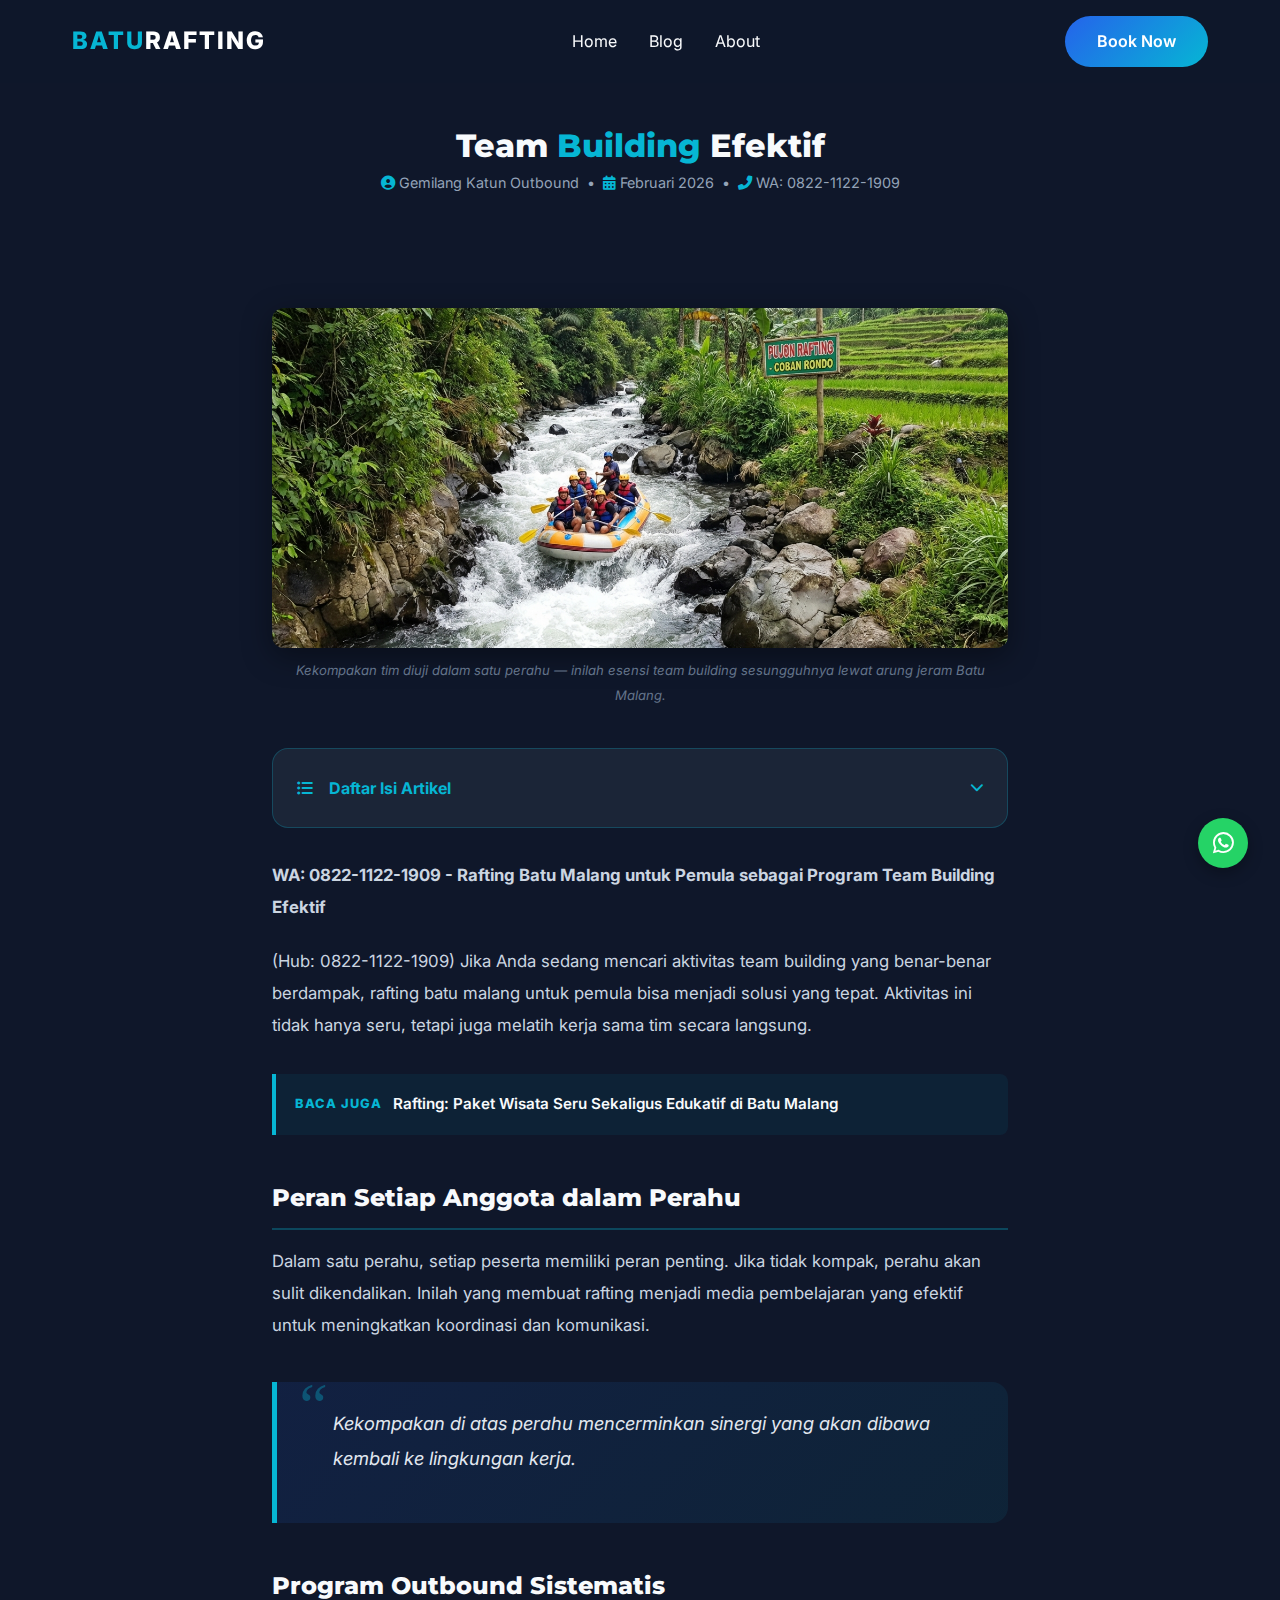
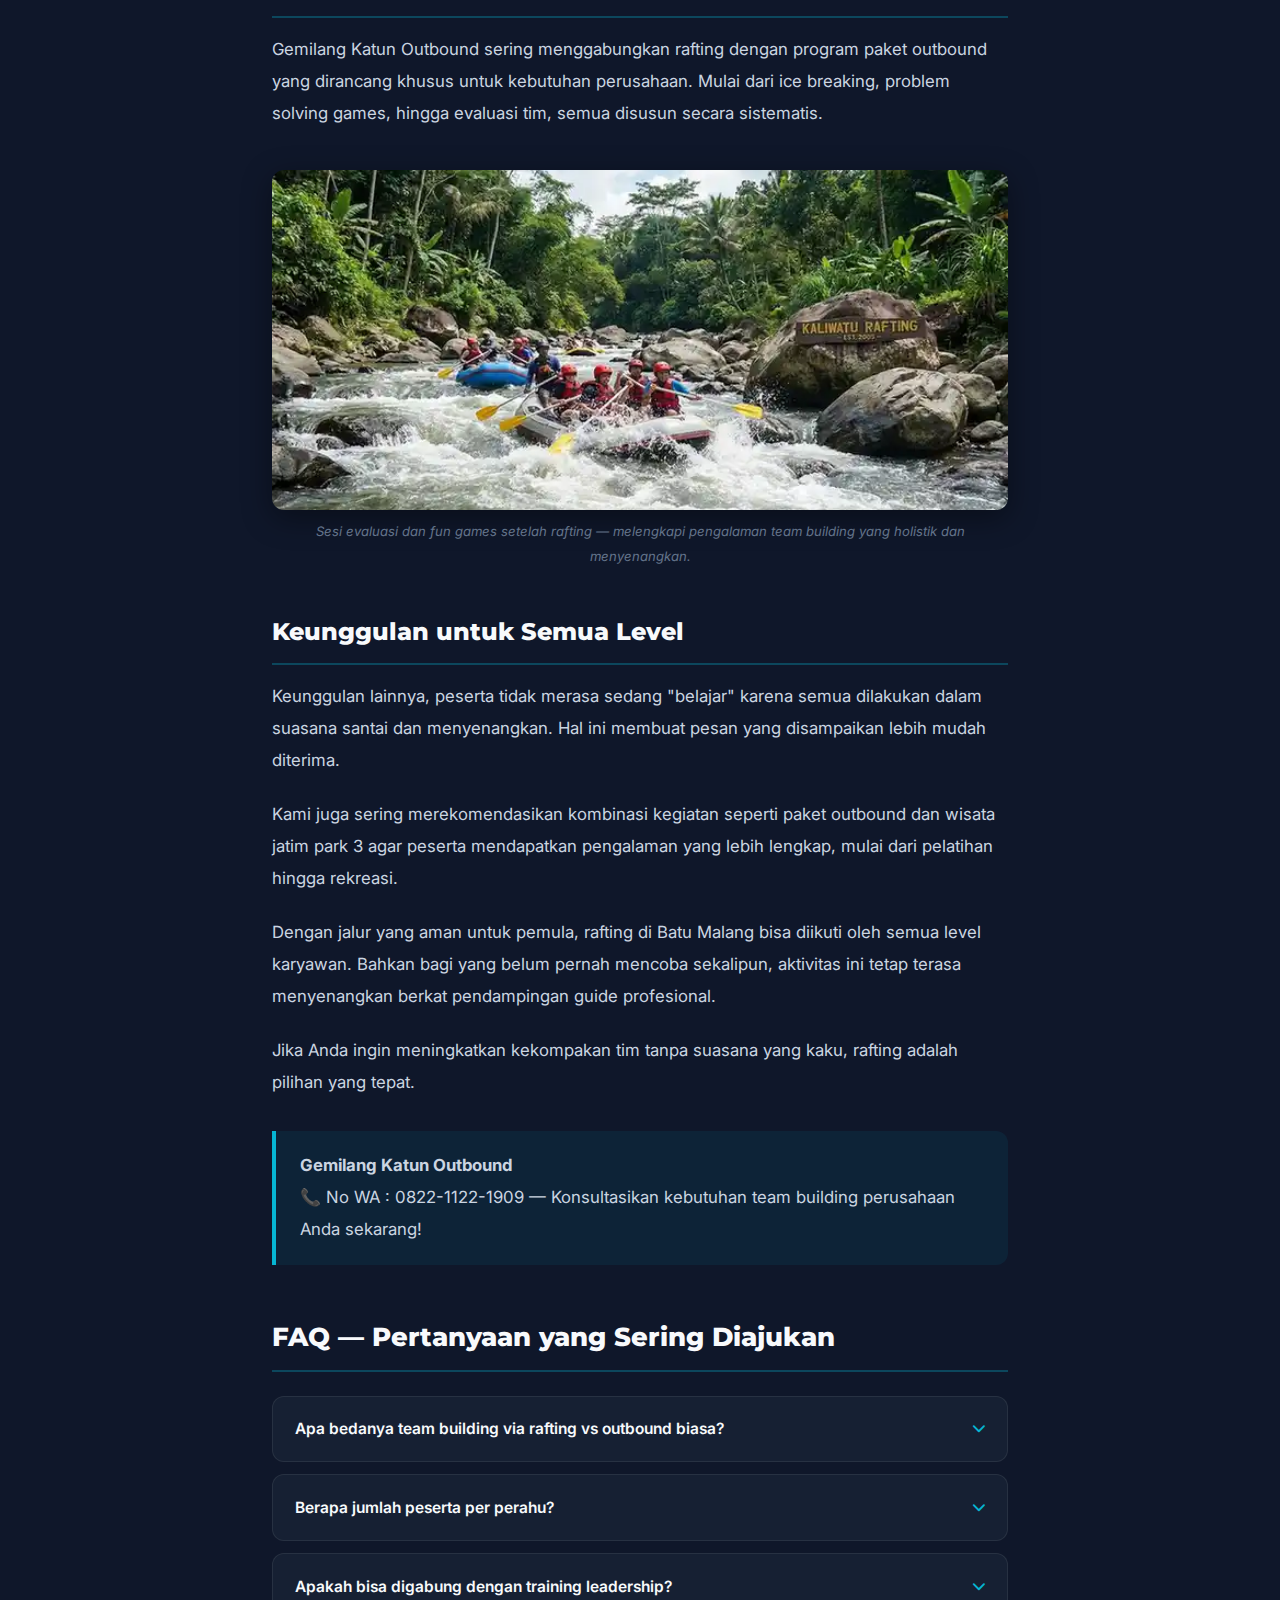
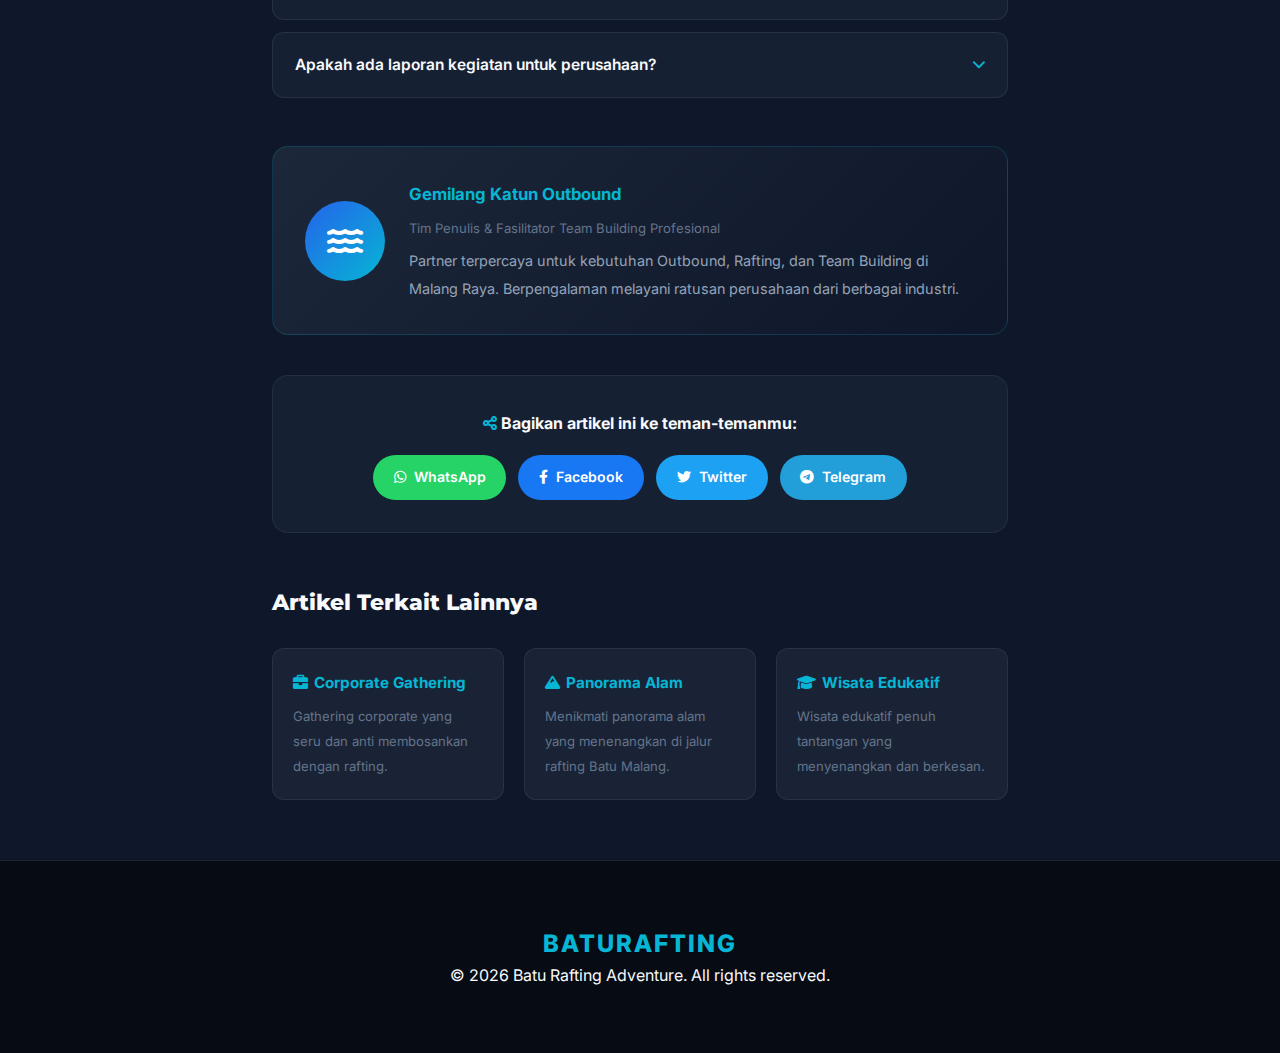
<file: blog-4.html>
<!DOCTYPE html>
<html lang="id">

<head>
    <meta charset="UTF-8">
    <meta name="viewport" content="width=device-width, initial-scale=1.0">
    <title>WA: 0822-1122-1909 - Rafting Batu Malang untuk Pemula: Program Team Building Efektif</title>

    <!-- SEO & Metadata -->
    <meta name="description"
        content="WA: 0822-1122-1909 - Rafting Batu Malang untuk Pemula sebagai Program Team Building Efektif bersama Gemilang Katun Outbound.">
    <link rel="canonical" href="https://baturaftingadventure.com/blog-4.html">

    <!-- Open Graph -->
    <meta property="og:title" content="Rafting Batu Malang Pemula: Team Building Efektif">
    <meta property="og:description"
        content="Tingkatkan kekompakan tim dengan program rafting dan outbound di Kota Batu.">
    <meta property="og:image" content="https://baturaftingadventure.com/img/12.webp">

    <link rel="stylesheet" href="index.css">
    <link rel="stylesheet" href="https://cdnjs.cloudflare.com/ajax/libs/font-awesome/6.0.0/css/all.min.css">
    <link href="https://fonts.googleapis.com/css2?family=Inter:wght@400;600&family=Montserrat:wght@700;800&display=swap"
        rel="stylesheet">

    <!-- JSON-LD -->
    <script type="application/ld+json">
    {
      "@context": "https://schema.org",
      "@type": "BlogPosting",
      "headline": "Rafting Batu Malang untuk Pemula sebagai Program Team Building Efektif",
      "description": "Jika Anda sedang mencari aktivitas team building yang benar-benar berdampak, rafting batu malang untuk pemula bisa menjadi solusi.",
      "author": { "@type": "Organization", "name": "Gemilang Katun Outbound" }
    }
    </script>

    <style>
        .post-body {
            line-height: 1.9;
            font-size: 1.05rem;
            color: #cbd5e1;
        }

        .post-body p {
            margin-bottom: 1.4rem;
        }

        .post-body h2 {
            font-size: 1.5rem;
            color: #f8fafc;
            margin: 2.5rem 0 1rem;
            padding-bottom: 0.5rem;
            border-bottom: 2px solid rgba(6, 182, 212, 0.3);
        }

        .toc-box {
            background: rgba(30, 41, 59, 0.8);
            border: 1px solid rgba(6, 182, 212, 0.25);
            border-radius: 1rem;
            padding: 1.5rem;
            margin: 2rem 0;
        }

        .toc-header {
            cursor: pointer;
            display: flex;
            justify-content: space-between;
            align-items: center;
            font-weight: 700;
            font-size: 1rem;
            color: var(--accent);
            user-select: none;
            gap: 1rem;
        }

        .toc-header span {
            flex: 1;
        }

        .toc-header .toc-icon {
            transition: transform 0.3s ease;
            font-size: 0.85rem;
        }

        .toc-header.open .toc-icon {
            transform: rotate(180deg);
        }

        .toc-content {
            max-height: 0;
            overflow: hidden;
            transition: max-height 0.45s ease-out, padding 0.3s ease;
        }

        .toc-content.active {
            max-height: 500px;
            padding-top: 1rem;
        }

        .toc-content ol {
            padding-left: 1.4rem;
            margin: 0;
        }

        .toc-content ol li {
            margin: 0.5rem 0;
        }

        .toc-content ol li a {
            color: #94a3b8;
            font-size: 0.95rem;
            transition: color 0.2s;
        }

        .toc-content ol li a:hover {
            color: var(--accent);
        }

        .baca-juga {
            margin: 2rem 0;
            padding: 1rem 1.2rem;
            border-left: 4px solid var(--accent);
            background: rgba(6, 182, 212, 0.07);
            border-radius: 0 0.5rem 0.5rem 0;
            display: flex;
            align-items: center;
            gap: 0.7rem;
            flex-wrap: wrap;
        }

        .baca-juga .label {
            font-weight: 800;
            font-size: 0.8rem;
            color: var(--accent);
            text-transform: uppercase;
            letter-spacing: 1px;
            white-space: nowrap;
        }

        .baca-juga a {
            color: #f8fafc;
            font-weight: 600;
            font-size: 0.95rem;
        }

        .baca-juga a:hover {
            color: var(--accent);
        }

        blockquote {
            margin: 2.5rem 0;
            padding: 1.5rem 2rem;
            background: linear-gradient(135deg, rgba(37, 99, 235, 0.12), rgba(6, 182, 212, 0.08));
            border-left: 5px solid var(--accent);
            border-radius: 0 1rem 1rem 0;
            font-size: 1.15rem;
            font-style: italic;
            color: #e2e8f0;
            position: relative;
        }

        blockquote::before {
            content: '\201C';
            font-size: 4rem;
            color: var(--accent);
            opacity: 0.35;
            position: absolute;
            top: -0.5rem;
            left: 1rem;
            line-height: 1;
            font-family: Georgia, serif;
        }

        blockquote p {
            margin: 0;
            padding-left: 1.5rem;
        }

        figure {
            margin: 2.5rem 0;
            text-align: center;
        }

        figure img {
            border-radius: 0.75rem;
            max-width: 100%;
            width: 100%;
            height: 340px;
            object-fit: cover;
            box-shadow: 0 8px 30px rgba(0, 0, 0, 0.4);
            display: block;
        }

        figcaption {
            font-size: 0.82rem;
            color: #64748b;
            margin-top: 0.6rem;
            font-style: italic;
        }

        .faq-section {
            margin: 3rem 0;
        }

        .faq-section h2 {
            font-size: 1.6rem;
            margin-bottom: 1.5rem;
            color: #f8fafc;
        }

        .faq-item {
            border: 1px solid rgba(255, 255, 255, 0.08);
            border-radius: 0.75rem;
            margin-bottom: 0.75rem;
            overflow: hidden;
            background: rgba(30, 41, 59, 0.5);
        }

        .faq-question {
            cursor: pointer;
            padding: 1.1rem 1.4rem;
            display: flex;
            justify-content: space-between;
            align-items: center;
            font-weight: 600;
            font-size: 0.97rem;
            color: #f8fafc;
            user-select: none;
            transition: background 0.25s;
            gap: 1rem;
        }

        .faq-question:hover {
            background: rgba(6, 182, 212, 0.1);
        }

        .faq-question span {
            flex: 1;
        }

        .faq-question .faq-icon {
            font-size: 0.85rem;
            color: var(--accent);
            transition: transform 0.3s;
            flex-shrink: 0;
        }

        .faq-question.open .faq-icon {
            transform: rotate(180deg);
        }

        .faq-answer {
            max-height: 0;
            overflow: hidden;
            transition: max-height 0.4s ease, padding 0.3s ease;
        }

        .faq-answer.active {
            max-height: 300px;
            padding: 0 1.4rem 1.2rem;
        }

        .faq-answer p {
            margin: 0;
            color: #94a3b8;
            font-size: 0.95rem;
            line-height: 1.8;
        }

        .author-profile {
            display: flex;
            align-items: center;
            gap: 1.5rem;
            padding: 2rem;
            margin-top: 3rem;
            background: linear-gradient(135deg, rgba(30, 41, 59, 0.9), rgba(15, 23, 42, 0.9));
            border-radius: 1rem;
            border: 1px solid rgba(6, 182, 212, 0.2);
        }

        .author-avatar {
            width: 80px;
            height: 80px;
            border-radius: 50%;
            background: linear-gradient(135deg, var(--primary), var(--accent));
            flex-shrink: 0;
            display: flex;
            align-items: center;
            justify-content: center;
            font-size: 2rem;
            color: white;
        }

        .author-info h4 {
            margin-bottom: 0.3rem;
            color: var(--accent);
            font-size: 1.05rem;
        }

        .author-info .author-title {
            font-size: 0.82rem;
            color: #64748b;
            margin-bottom: 0.4rem;
        }

        .author-info p {
            font-size: 0.9rem;
            color: #94a3b8;
            margin: 0;
        }

        .share-section {
            margin-top: 2.5rem;
            padding: 2rem;
            background: rgba(30, 41, 59, 0.5);
            border-radius: 1rem;
            border: 1px solid rgba(255, 255, 255, 0.07);
            text-align: center;
        }

        .share-section p {
            font-weight: 700;
            font-size: 1rem;
            margin-bottom: 1rem;
            color: #f8fafc;
        }

        .share-links {
            display: flex;
            justify-content: center;
            gap: 0.75rem;
            flex-wrap: wrap;
        }

        .share-btn {
            padding: 0.6rem 1.3rem;
            border-radius: 50px;
            font-size: 0.88rem;
            font-weight: 600;
            display: inline-flex;
            align-items: center;
            gap: 0.5rem;
            color: white;
            transition: transform 0.2s, box-shadow 0.2s;
        }

        .share-btn:hover {
            transform: translateY(-2px);
            box-shadow: 0 6px 16px rgba(0, 0, 0, 0.3);
        }

        .share-wa {
            background: #25d366;
        }

        .share-fb {
            background: #1877f2;
        }

        .share-tw {
            background: #1da1f2;
        }

        .share-tg {
            background: #229ed9;
        }

        .related {
            margin-top: 3rem;
        }

        .related h3 {
            font-size: 1.4rem;
            margin-bottom: 1.5rem;
            color: #f8fafc;
        }

        .related-grid {
            display: grid;
            grid-template-columns: repeat(3, 1fr);
            gap: 1.25rem;
        }

        .related-card {
            display: block;
            background: rgba(30, 41, 59, 0.7);
            border: 1px solid rgba(255, 255, 255, 0.07);
            border-radius: 0.75rem;
            padding: 1.25rem;
            transition: transform 0.25s, border-color 0.25s, box-shadow 0.25s;
        }

        .related-card:hover {
            transform: translateY(-5px);
            border-color: var(--accent);
            box-shadow: 0 10px 25px rgba(6, 182, 212, 0.12);
        }

        .related-card h4 {
            font-size: 0.95rem;
            color: var(--accent);
            margin-bottom: 0.4rem;
        }

        .related-card p {
            font-size: 0.82rem;
            color: #64748b;
            margin: 0;
        }

        .contact-cta {
            margin: 2rem 0;
            padding: 1.2rem 1.5rem;
            border-left: 4px solid var(--accent);
            background: rgba(6, 182, 212, 0.08);
            border-radius: 0 0.75rem 0.75rem 0;
        }

        @media (max-width: 640px) {
            .related-grid {
                grid-template-columns: 1fr;
            }

            figure img {
                height: 220px;
            }

            blockquote {
                padding: 1.2rem 1.2rem;
            }

            blockquote p {
                padding-left: 1rem;
            }

            .author-profile {
                flex-direction: column;
                text-align: center;
            }
        }
    </style>
</head>

<body>

    <nav id="navbar" class="scrolled">
        <div class="container">
            <a href="index.html" class="logo">Batu<span style="color:#fff">Rafting</span></a>
            <div class="menu-toggle" id="menuToggle" aria-label="Toggle Menu">
                <i class="fas fa-bars"></i>
            </div>
            <ul class="nav-links" id="navLinks">
                <li><a href="index.html">Home</a></li>
                <li><a href="blog.html">Blog</a></li>
                <li><a href="about.html">About</a></li>
                <li class="mobile-cta"><a href="https://wa.me/6282211221909" class="btn btn-primary"
                        style="color:white;">Book Now</a></li>
            </ul>
            <a href="https://wa.me/6282211221909" class="btn btn-primary">Book Now</a>
        </div>
    </nav>

    <header class="about-hero" style="padding-top: 120px; padding-bottom: 30px;">
        <div class="container content-wrapper">
            <h1>Team <span style="color:var(--accent)">Building</span> Efektif</h1>
            <div class="blog-meta">
                <i class="fas fa-user-circle" style="color:var(--accent)"></i> Gemilang Katun Outbound &nbsp;•&nbsp;
                <i class="fas fa-calendar-alt" style="color:var(--accent)"></i> Februari 2026 &nbsp;•&nbsp;
                <i class="fas fa-phone-alt" style="color:var(--accent)"></i> WA: 0822-1122-1909
            </div>
        </div>
    </header>

    <section style="padding-top: 20px; padding-bottom: 60px;">
        <div class="container content-wrapper">
            <div class="post-body">

                <!-- Gambar Utama (Atas) -->
                <figure>
                    <img src="img/12.webp" alt="Tim karyawan melakukan team building via rafting di Batu Malang"
                        loading="lazy">
                    <figcaption>Kekompakan tim diuji dalam satu perahu — inilah esensi team building sesungguhnya lewat
                        arung jeram Batu Malang.</figcaption>
                </figure>

                <!-- Table of Contents -->
                <div class="toc-box">
                    <div class="toc-header" id="tocToggle" onclick="toggleToc()">
                        <i class="fas fa-list-ul" style="color:var(--accent)"></i>
                        <span>Daftar Isi Artikel</span>
                        <i class="fas fa-chevron-down toc-icon"></i>
                    </div>
                    <div class="toc-content" id="tocContent">
                        <ol>
                            <li><a href="#intro">Kenapa Rafting Jadi Media Team Building?</a></li>
                            <li><a href="#peran">Peran Setiap Anggota dalam Perahu</a></li>
                            <li><a href="#program">Program Outbound Sistematis</a></li>
                            <li><a href="#keunggulan">Keunggulan para Pemula</a></li>
                            <li><a href="#faq">FAQ - Pertanyaan Umum</a></li>
                        </ol>
                    </div>
                </div>

                <p><strong>WA: 0822-1122-1909 - Rafting Batu Malang untuk Pemula sebagai Program Team Building
                        Efektif</strong></p>

                <p id="intro">(Hub: 0822-1122-1909) Jika Anda sedang mencari aktivitas team building yang benar-benar
                    berdampak,
                    rafting batu malang untuk pemula bisa menjadi solusi yang tepat. Aktivitas ini tidak hanya seru,
                    tetapi juga melatih kerja sama tim secara langsung.</p>

                <!-- Baca Juga -->
                <div class="baca-juga">
                    <span class="label">Baca Juga</span>
                    <a href="blog-5.html">Rafting: Paket Wisata Seru Sekaligus Edukatif di Batu Malang</a>
                </div>

                <h2 id="peran">Peran Setiap Anggota dalam Perahu</h2>

                <p>Dalam satu perahu, setiap peserta memiliki peran penting. Jika tidak kompak, perahu akan sulit
                    dikendalikan. Inilah yang membuat rafting menjadi media pembelajaran yang efektif untuk meningkatkan
                    koordinasi dan komunikasi.</p>

                <blockquote>
                    <p>Kekompakan di atas perahu mencerminkan sinergi yang akan dibawa kembali ke lingkungan kerja.</p>
                </blockquote>

                <h2 id="program">Program Outbound Sistematis</h2>

                <p>Gemilang Katun Outbound sering menggabungkan rafting dengan program paket outbound yang dirancang
                    khusus untuk kebutuhan perusahaan. Mulai dari ice breaking, problem solving games, hingga evaluasi
                    tim, semua disusun secara sistematis.</p>

                <!-- Gambar Tengah -->
                <figure>
                    <img src="img/23 (1).webp" alt="Sesi outbound dan team building di alam terbuka Batu Malang"
                        loading="lazy">
                    <figcaption>Sesi evaluasi dan fun games setelah rafting — melengkapi pengalaman team building yang
                        holistik dan menyenangkan.</figcaption>
                </figure>

                <h2 id="keunggulan">Keunggulan untuk Semua Level</h2>

                <p>Keunggulan lainnya, peserta tidak merasa sedang "belajar" karena semua dilakukan dalam suasana santai
                    dan menyenangkan. Hal ini membuat pesan yang disampaikan lebih mudah diterima.</p>

                <p>Kami juga sering merekomendasikan kombinasi kegiatan seperti paket outbound dan wisata jatim park 3
                    agar peserta mendapatkan pengalaman yang lebih lengkap, mulai dari pelatihan hingga rekreasi.</p>

                <p>Dengan jalur yang aman untuk pemula, rafting di Batu Malang bisa diikuti oleh semua level karyawan.
                    Bahkan bagi yang belum pernah mencoba sekalipun, aktivitas ini tetap terasa menyenangkan berkat
                    pendampingan guide profesional.</p>

                <p>Jika Anda ingin meningkatkan kekompakan tim tanpa suasana yang kaku, rafting adalah pilihan yang
                    tepat.</p>

                <div class="contact-cta">
                    <strong>Gemilang Katun Outbound</strong><br>
                    📞 No WA : 0822-1122-1909 — Konsultasikan kebutuhan team building perusahaan Anda sekarang!
                </div>

                <!-- FAQ -->
                <div class="faq-section" id="faq">
                    <h2>FAQ — Pertanyaan yang Sering Diajukan</h2>

                    <div class="faq-item">
                        <div class="faq-question" onclick="toggleFaq(this)">
                            <span>Apa bedanya team building via rafting vs outbound biasa?</span>
                            <i class="fas fa-chevron-down faq-icon"></i>
                        </div>
                        <div class="faq-answer">
                            <p>Rafting menggabungkan elemen alam, tekanan situasional, dan kerja sama tim secara
                                real-time. Berbeda dengan outbound biasa, rafting memaksa peserta untuk berkomunikasi
                                dan berkoordinasi langsung dalam kondisi yang nyata, sehingga dampak pembelajaran lebih
                                dalam dan berkesan.</p>
                        </div>
                    </div>

                    <div class="faq-item">
                        <div class="faq-question" onclick="toggleFaq(this)">
                            <span>Berapa jumlah peserta per perahu?</span>
                            <i class="fas fa-chevron-down faq-icon"></i>
                        </div>
                        <div class="faq-answer">
                            <p>Setiap perahu menampung 4–6 peserta plus 1 guide. Untuk team building, kami biasanya
                                menyarankan pembagian tim yang mencampur divisi berbeda agar interaksi lebih beragam dan
                                memperluas network antar karyawan.</p>
                        </div>
                    </div>

                    <div class="faq-item">
                        <div class="faq-question" onclick="toggleFaq(this)">
                            <span>Apakah bisa digabung dengan training leadership?</span>
                            <i class="fas fa-chevron-down faq-icon"></i>
                        </div>
                        <div class="faq-answer">
                            <p>Tentu! Kami menyediakan paket kombo yang menggabungkan rafting dengan sesi leadership
                                training, problem solving, dan refleksi kelompok. Program ini dirancang bersama
                                fasilitator berpengalaman sesuai kebutuhan perusahaan.</p>
                        </div>
                    </div>

                    <div class="faq-item">
                        <div class="faq-question" onclick="toggleFaq(this)">
                            <span>Apakah ada laporan kegiatan untuk perusahaan?</span>
                            <i class="fas fa-chevron-down faq-icon"></i>
                        </div>
                        <div class="faq-answer">
                            <p>Ya, kami menyediakan laporan kegiatan lengkap beserta dokumentasi foto/video untuk
                                keperluan internal perusahaan. Ini berguna untuk presentasi ke manajemen atau arsip HR.
                            </p>
                        </div>
                    </div>
                </div>

                <!-- Author Profile -->
                <div class="author-profile">
                    <div class="author-avatar">
                        <i class="fas fa-water"></i>
                    </div>
                    <div class="author-info">
                        <h4>Gemilang Katun Outbound</h4>
                        <div class="author-title">Tim Penulis & Fasilitator Team Building Profesional</div>
                        <p>Partner terpercaya untuk kebutuhan Outbound, Rafting, dan Team Building di Malang Raya.
                            Berpengalaman melayani ratusan perusahaan dari berbagai industri.</p>
                    </div>
                </div>

                <!-- Social Share -->
                <div class="share-section">
                    <p><i class="fas fa-share-alt" style="color:var(--accent)"></i> Bagikan artikel ini ke
                        teman-temanmu:</p>
                    <div class="share-links">
                        <a href="https://wa.me/?text=Team%20Building%20seru%20via%20Rafting%20Batu%20Malang!%20https%3A%2F%2Fbaturaftingadventure.com%2Fblog-4.html"
                            class="share-btn share-wa" target="_blank" rel="noopener noreferrer">
                            <i class="fab fa-whatsapp"></i> WhatsApp
                        </a>
                        <a href="https://www.facebook.com/sharer/sharer.php?u=https%3A%2F%2Fbaturaftingadventure.com%2Fblog-4.html"
                            class="share-btn share-fb" target="_blank" rel="noopener noreferrer">
                            <i class="fab fa-facebook-f"></i> Facebook
                        </a>
                        <a href="https://twitter.com/intent/tweet?text=Team%20Building%20Efektif%20dengan%20Rafting%20Batu%20Malang!&url=https%3A%2F%2Fbaturaftingadventure.com%2Fblog-4.html"
                            class="share-btn share-tw" target="_blank" rel="noopener noreferrer">
                            <i class="fab fa-twitter"></i> Twitter
                        </a>
                        <a href="https://t.me/share/url?url=https%3A%2F%2Fbaturaftingadventure.com%2Fblog-4.html&text=Team%20Building%20Rafting%20Batu%20Malang"
                            class="share-btn share-tg" target="_blank" rel="noopener noreferrer">
                            <i class="fab fa-telegram-plane"></i> Telegram
                        </a>
                    </div>
                </div>

                <!-- Related Articles -->
                <div class="related">
                    <h3>Artikel Terkait Lainnya</h3>
                    <div class="related-grid">
                        <a href="blog-1.html" class="related-card">
                            <h4><i class="fas fa-briefcase" style="margin-right:0.4rem"></i>Corporate Gathering</h4>
                            <p>Gathering corporate yang seru dan anti membosankan dengan rafting.</p>
                        </a>
                        <a href="blog-3.html" class="related-card">
                            <h4><i class="fas fa-mountain" style="margin-right:0.4rem"></i>Panorama Alam</h4>
                            <p>Menikmati panorama alam yang menenangkan di jalur rafting Batu Malang.</p>
                        </a>
                        <a href="blog-5.html" class="related-card">
                            <h4><i class="fas fa-graduation-cap" style="margin-right:0.4rem"></i>Wisata Edukatif</h4>
                            <p>Wisata edukatif penuh tantangan yang menyenangkan dan berkesan.</p>
                        </a>
                    </div>
                </div>

            </div>
        </div>
    </section>

    <!-- Floating Buttons -->
    <a href="https://wa.me/6282211221909" class="floating-btn btn-wa" target="_blank" aria-label="Chat WhatsApp">
        <i class="fab fa-whatsapp"></i>
    </a>
    <button id="scrollTop" class="floating-btn btn-scroll" aria-label="Scroll ke atas">
        <i class="fas fa-chevron-up"></i>
    </button>

    <footer>
        <div class="container">
            <div class="logo">Batu<span>Rafting</span></div>
            <p>&copy; 2026 Batu Rafting Adventure. All rights reserved.</p>
        </div>
    </footer>

    <script>
        const menuToggle = document.getElementById('menuToggle');
        const navLinks = document.getElementById('navLinks');
        menuToggle.addEventListener('click', () => {
            navLinks.classList.toggle('active');
            document.body.style.overflow = navLinks.classList.contains('active') ? 'hidden' : '';
            menuToggle.querySelector('i').classList.toggle('fa-bars');
            menuToggle.querySelector('i').classList.toggle('fa-times');
        });
        navLinks.querySelectorAll('a').forEach(link => {
            link.addEventListener('click', () => {
                navLinks.classList.remove('active');
                document.body.style.overflow = '';
                menuToggle.querySelector('i').className = 'fas fa-bars';
            });
        });
        document.addEventListener('click', (e) => {
            if (!navLinks.contains(e.target) && !menuToggle.contains(e.target) && navLinks.classList.contains('active')) {
                navLinks.classList.remove('active');
                document.body.style.overflow = '';
                menuToggle.querySelector('i').className = 'fas fa-bars';
            }
        });
        const scrollBtn = document.getElementById('scrollTop');
        window.addEventListener('scroll', () => {
            if (window.scrollY > 300) scrollBtn.classList.add('active');
            else scrollBtn.classList.remove('active');
        });
        scrollBtn.addEventListener('click', () => { window.scrollTo({ top: 0, behavior: 'smooth' }); });
        function toggleToc() {
            const content = document.getElementById('tocContent');
            const header = document.getElementById('tocToggle');
            content.classList.toggle('active');
            header.classList.toggle('open');
        }
        function toggleFaq(el) {
            const answer = el.nextElementSibling;
            document.querySelectorAll('.faq-question').forEach(q => { if (q !== el) q.classList.remove('open'); });
            document.querySelectorAll('.faq-answer').forEach(a => { if (a !== answer) a.classList.remove('active'); });
            el.classList.toggle('open');
            answer.classList.toggle('active');
        }
    </script>
</body>

</html>
</file>
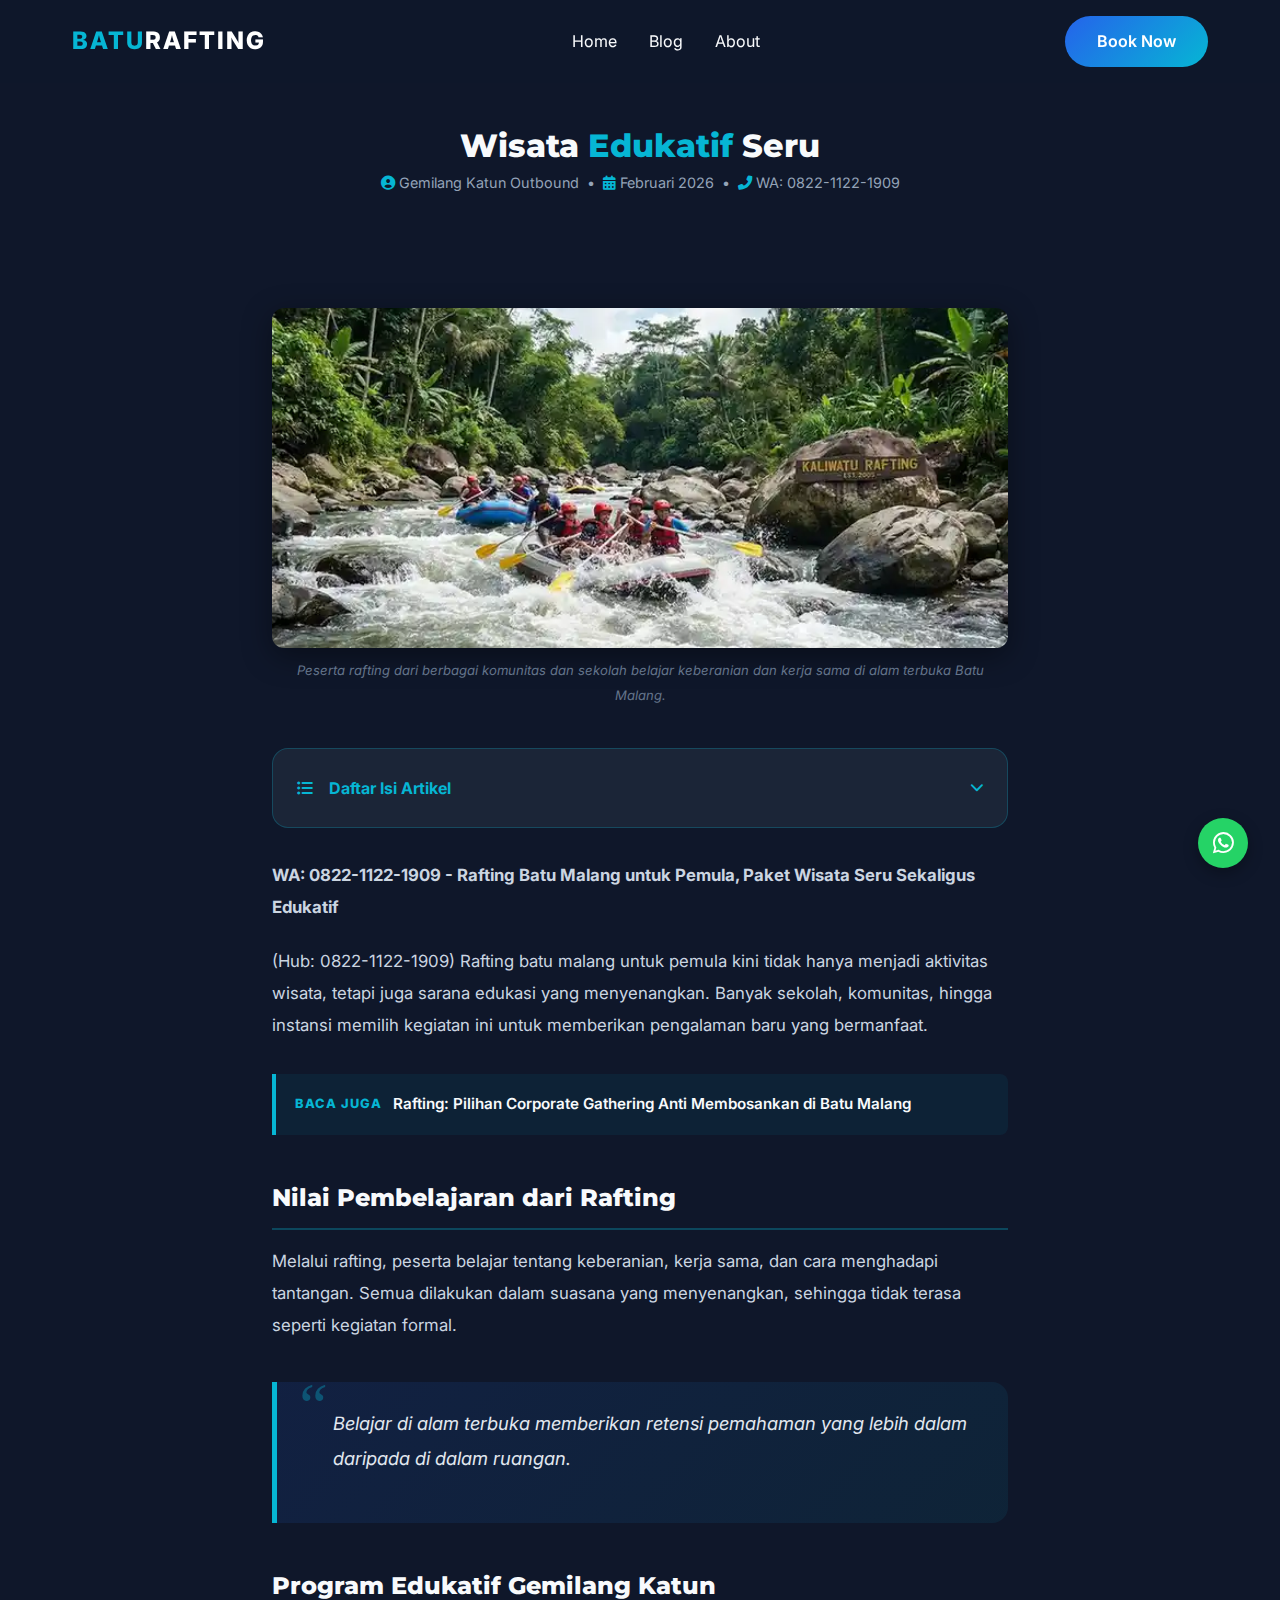
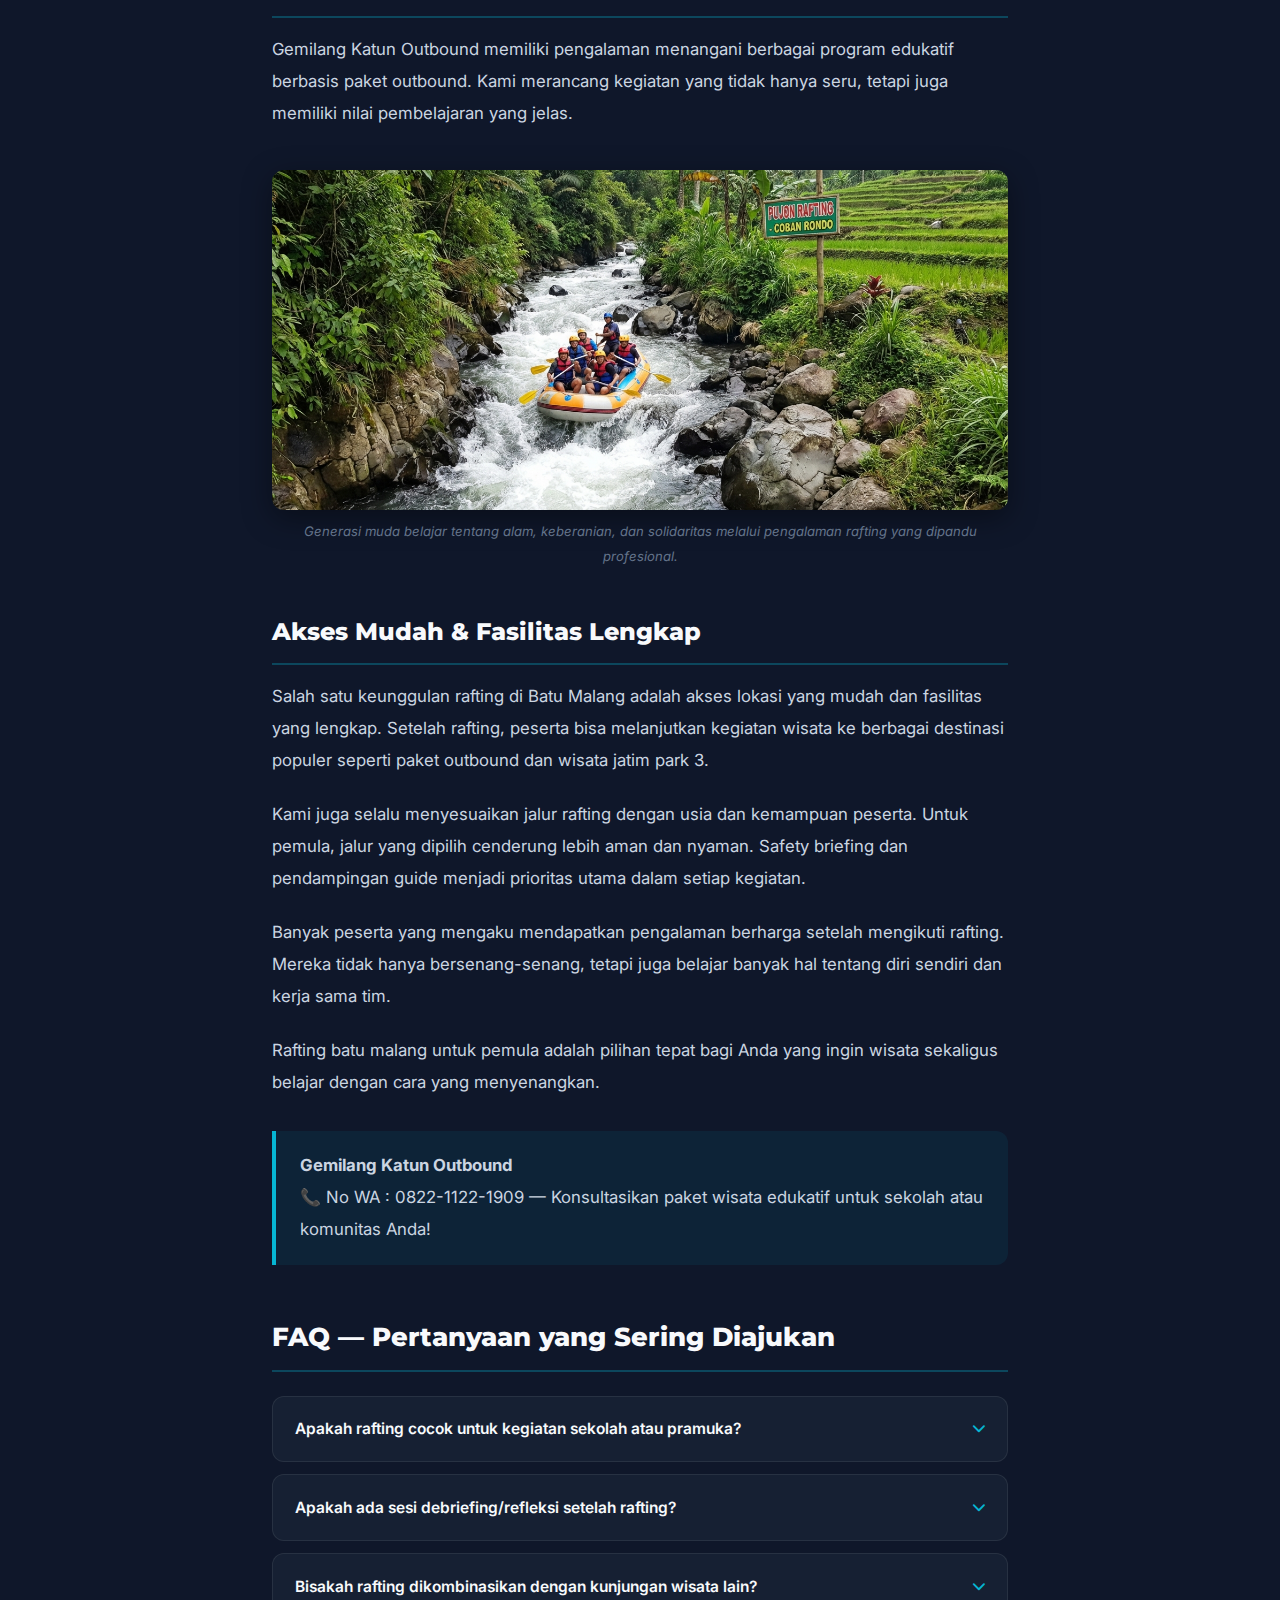
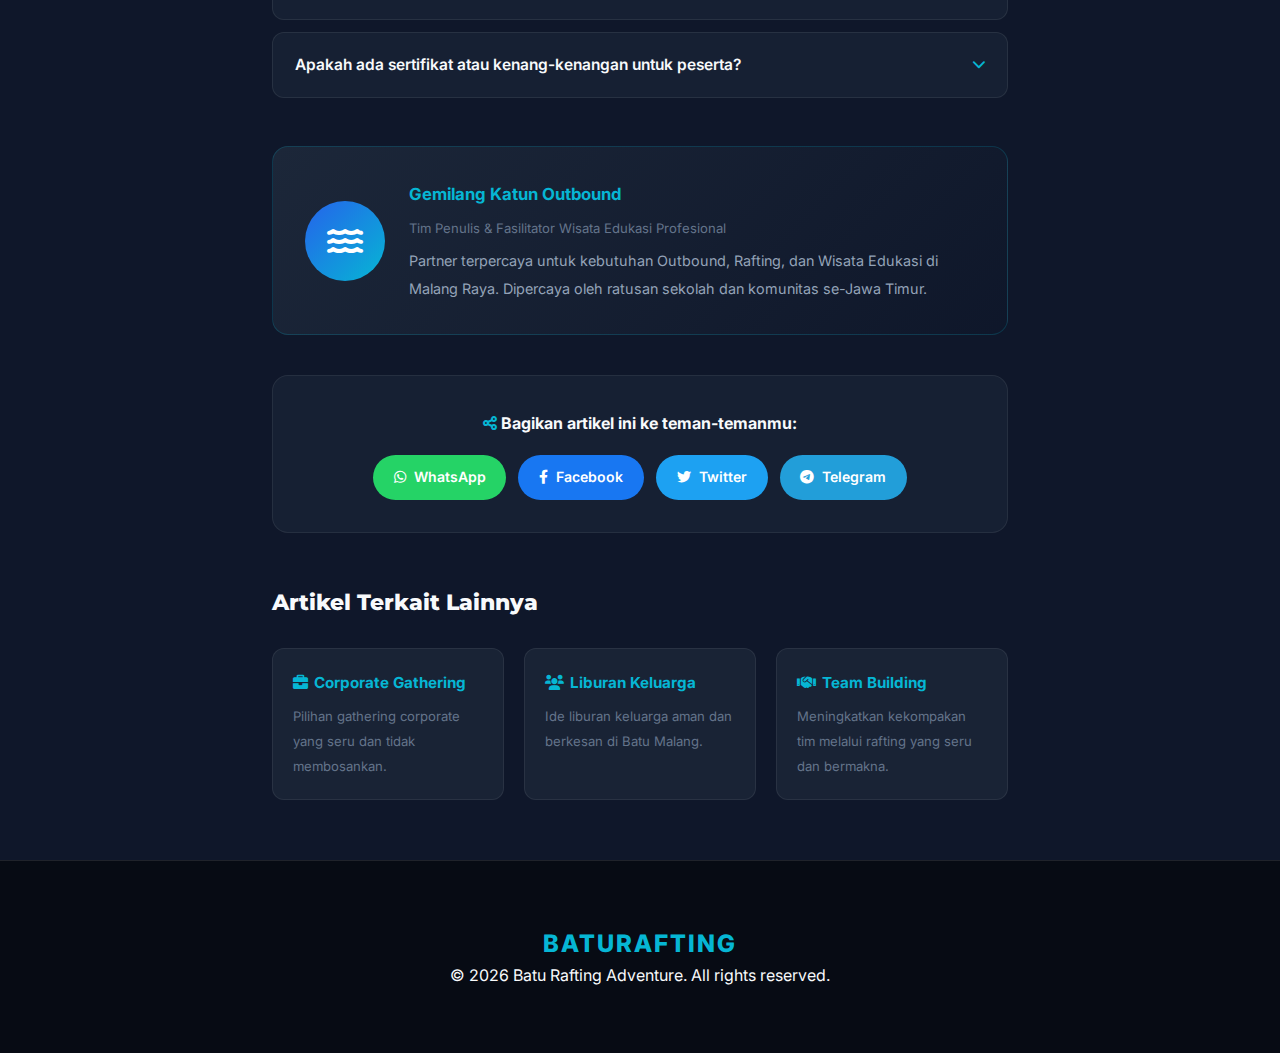
<file: blog-5.html>
<!DOCTYPE html>
<html lang="id">

<head>
    <meta charset="UTF-8">
    <meta name="viewport" content="width=device-width, initial-scale=1.0">
    <title>WA: 0822-1122-1909 - Rafting Batu Malang untuk Pemula: Paket Wisata Edukatif</title>

    <!-- SEO & Metadata -->
    <meta name="description"
        content="WA: 0822-1122-1909 - Rafting Batu Malang untuk Pemula, Paket Wisata Seru Sekaligus Edukatif bersama Gemilang Katun Outbound.">
    <link rel="canonical" href="https://baturaftingadventure.com/blog-5.html">

    <!-- Open Graph -->
    <meta property="og:title" content="Rafting Batu Malang Pemula: Wisata Baru Edukatif">
    <meta property="og:description" content="Edukasi keberanian dan kerja sama melalui arung jeram di Kota Batu.">
    <meta property="og:image" content="https://baturaftingadventure.com/img/23 (1).webp">

    <link rel="stylesheet" href="index.css">
    <link rel="stylesheet" href="https://cdnjs.cloudflare.com/ajax/libs/font-awesome/6.0.0/css/all.min.css">
    <link href="https://fonts.googleapis.com/css2?family=Inter:wght@400;600&family=Montserrat:wght@700;800&display=swap"
        rel="stylesheet">

    <!-- JSON-LD -->
    <script type="application/ld+json">
    {
      "@context": "https://schema.org",
      "@type": "BlogPosting",
      "headline": "Rafting Batu Malang untuk Pemula, Paket Wisata Seru Sekaligus Edukatif",
      "description": "Rafting batu malang untuk pemula kini tidak hanya menjadi aktivitas wisata, tetapi juga sarana edukasi yang menyenangkan.",
      "author": { "@type": "Organization", "name": "Gemilang Katun Outbound" }
    }
    </script>

    <style>
        .post-body {
            line-height: 1.9;
            font-size: 1.05rem;
            color: #cbd5e1;
        }

        .post-body p {
            margin-bottom: 1.4rem;
        }

        .post-body h2 {
            font-size: 1.5rem;
            color: #f8fafc;
            margin: 2.5rem 0 1rem;
            padding-bottom: 0.5rem;
            border-bottom: 2px solid rgba(6, 182, 212, 0.3);
        }

        .toc-box {
            background: rgba(30, 41, 59, 0.8);
            border: 1px solid rgba(6, 182, 212, 0.25);
            border-radius: 1rem;
            padding: 1.5rem;
            margin: 2rem 0;
        }

        .toc-header {
            cursor: pointer;
            display: flex;
            justify-content: space-between;
            align-items: center;
            font-weight: 700;
            font-size: 1rem;
            color: var(--accent);
            user-select: none;
            gap: 1rem;
        }

        .toc-header span {
            flex: 1;
        }

        .toc-header .toc-icon {
            transition: transform 0.3s ease;
            font-size: 0.85rem;
        }

        .toc-header.open .toc-icon {
            transform: rotate(180deg);
        }

        .toc-content {
            max-height: 0;
            overflow: hidden;
            transition: max-height 0.45s ease-out, padding 0.3s ease;
        }

        .toc-content.active {
            max-height: 500px;
            padding-top: 1rem;
        }

        .toc-content ol {
            padding-left: 1.4rem;
            margin: 0;
        }

        .toc-content ol li {
            margin: 0.5rem 0;
        }

        .toc-content ol li a {
            color: #94a3b8;
            font-size: 0.95rem;
            transition: color 0.2s;
        }

        .toc-content ol li a:hover {
            color: var(--accent);
        }

        .baca-juga {
            margin: 2rem 0;
            padding: 1rem 1.2rem;
            border-left: 4px solid var(--accent);
            background: rgba(6, 182, 212, 0.07);
            border-radius: 0 0.5rem 0.5rem 0;
            display: flex;
            align-items: center;
            gap: 0.7rem;
            flex-wrap: wrap;
        }

        .baca-juga .label {
            font-weight: 800;
            font-size: 0.8rem;
            color: var(--accent);
            text-transform: uppercase;
            letter-spacing: 1px;
            white-space: nowrap;
        }

        .baca-juga a {
            color: #f8fafc;
            font-weight: 600;
            font-size: 0.95rem;
        }

        .baca-juga a:hover {
            color: var(--accent);
        }

        blockquote {
            margin: 2.5rem 0;
            padding: 1.5rem 2rem;
            background: linear-gradient(135deg, rgba(37, 99, 235, 0.12), rgba(6, 182, 212, 0.08));
            border-left: 5px solid var(--accent);
            border-radius: 0 1rem 1rem 0;
            font-size: 1.15rem;
            font-style: italic;
            color: #e2e8f0;
            position: relative;
        }

        blockquote::before {
            content: '\201C';
            font-size: 4rem;
            color: var(--accent);
            opacity: 0.35;
            position: absolute;
            top: -0.5rem;
            left: 1rem;
            line-height: 1;
            font-family: Georgia, serif;
        }

        blockquote p {
            margin: 0;
            padding-left: 1.5rem;
        }

        figure {
            margin: 2.5rem 0;
            text-align: center;
        }

        figure img {
            border-radius: 0.75rem;
            max-width: 100%;
            width: 100%;
            height: 340px;
            object-fit: cover;
            box-shadow: 0 8px 30px rgba(0, 0, 0, 0.4);
            display: block;
        }

        figcaption {
            font-size: 0.82rem;
            color: #64748b;
            margin-top: 0.6rem;
            font-style: italic;
        }

        .faq-section {
            margin: 3rem 0;
        }

        .faq-section h2 {
            font-size: 1.6rem;
            margin-bottom: 1.5rem;
            color: #f8fafc;
        }

        .faq-item {
            border: 1px solid rgba(255, 255, 255, 0.08);
            border-radius: 0.75rem;
            margin-bottom: 0.75rem;
            overflow: hidden;
            background: rgba(30, 41, 59, 0.5);
        }

        .faq-question {
            cursor: pointer;
            padding: 1.1rem 1.4rem;
            display: flex;
            justify-content: space-between;
            align-items: center;
            font-weight: 600;
            font-size: 0.97rem;
            color: #f8fafc;
            user-select: none;
            transition: background 0.25s;
            gap: 1rem;
        }

        .faq-question:hover {
            background: rgba(6, 182, 212, 0.1);
        }

        .faq-question span {
            flex: 1;
        }

        .faq-question .faq-icon {
            font-size: 0.85rem;
            color: var(--accent);
            transition: transform 0.3s;
            flex-shrink: 0;
        }

        .faq-question.open .faq-icon {
            transform: rotate(180deg);
        }

        .faq-answer {
            max-height: 0;
            overflow: hidden;
            transition: max-height 0.4s ease, padding 0.3s ease;
        }

        .faq-answer.active {
            max-height: 300px;
            padding: 0 1.4rem 1.2rem;
        }

        .faq-answer p {
            margin: 0;
            color: #94a3b8;
            font-size: 0.95rem;
            line-height: 1.8;
        }

        .author-profile {
            display: flex;
            align-items: center;
            gap: 1.5rem;
            padding: 2rem;
            margin-top: 3rem;
            background: linear-gradient(135deg, rgba(30, 41, 59, 0.9), rgba(15, 23, 42, 0.9));
            border-radius: 1rem;
            border: 1px solid rgba(6, 182, 212, 0.2);
        }

        .author-avatar {
            width: 80px;
            height: 80px;
            border-radius: 50%;
            background: linear-gradient(135deg, var(--primary), var(--accent));
            flex-shrink: 0;
            display: flex;
            align-items: center;
            justify-content: center;
            font-size: 2rem;
            color: white;
        }

        .author-info h4 {
            margin-bottom: 0.3rem;
            color: var(--accent);
            font-size: 1.05rem;
        }

        .author-info .author-title {
            font-size: 0.82rem;
            color: #64748b;
            margin-bottom: 0.4rem;
        }

        .author-info p {
            font-size: 0.9rem;
            color: #94a3b8;
            margin: 0;
        }

        .share-section {
            margin-top: 2.5rem;
            padding: 2rem;
            background: rgba(30, 41, 59, 0.5);
            border-radius: 1rem;
            border: 1px solid rgba(255, 255, 255, 0.07);
            text-align: center;
        }

        .share-section p {
            font-weight: 700;
            font-size: 1rem;
            margin-bottom: 1rem;
            color: #f8fafc;
        }

        .share-links {
            display: flex;
            justify-content: center;
            gap: 0.75rem;
            flex-wrap: wrap;
        }

        .share-btn {
            padding: 0.6rem 1.3rem;
            border-radius: 50px;
            font-size: 0.88rem;
            font-weight: 600;
            display: inline-flex;
            align-items: center;
            gap: 0.5rem;
            color: white;
            transition: transform 0.2s, box-shadow 0.2s;
        }

        .share-btn:hover {
            transform: translateY(-2px);
            box-shadow: 0 6px 16px rgba(0, 0, 0, 0.3);
        }

        .share-wa {
            background: #25d366;
        }

        .share-fb {
            background: #1877f2;
        }

        .share-tw {
            background: #1da1f2;
        }

        .share-tg {
            background: #229ed9;
        }

        .related {
            margin-top: 3rem;
        }

        .related h3 {
            font-size: 1.4rem;
            margin-bottom: 1.5rem;
            color: #f8fafc;
        }

        .related-grid {
            display: grid;
            grid-template-columns: repeat(3, 1fr);
            gap: 1.25rem;
        }

        .related-card {
            display: block;
            background: rgba(30, 41, 59, 0.7);
            border: 1px solid rgba(255, 255, 255, 0.07);
            border-radius: 0.75rem;
            padding: 1.25rem;
            transition: transform 0.25s, border-color 0.25s, box-shadow 0.25s;
        }

        .related-card:hover {
            transform: translateY(-5px);
            border-color: var(--accent);
            box-shadow: 0 10px 25px rgba(6, 182, 212, 0.12);
        }

        .related-card h4 {
            font-size: 0.95rem;
            color: var(--accent);
            margin-bottom: 0.4rem;
        }

        .related-card p {
            font-size: 0.82rem;
            color: #64748b;
            margin: 0;
        }

        .contact-cta {
            margin: 2rem 0;
            padding: 1.2rem 1.5rem;
            border-left: 4px solid var(--accent);
            background: rgba(6, 182, 212, 0.08);
            border-radius: 0 0.75rem 0.75rem 0;
        }

        @media (max-width: 640px) {
            .related-grid {
                grid-template-columns: 1fr;
            }

            figure img {
                height: 220px;
            }

            blockquote {
                padding: 1.2rem 1.2rem;
            }

            blockquote p {
                padding-left: 1rem;
            }

            .author-profile {
                flex-direction: column;
                text-align: center;
            }
        }
    </style>
</head>

<body>

    <nav id="navbar" class="scrolled">
        <div class="container">
            <a href="index.html" class="logo">Batu<span style="color:#fff">Rafting</span></a>
            <div class="menu-toggle" id="menuToggle" aria-label="Toggle Menu">
                <i class="fas fa-bars"></i>
            </div>
            <ul class="nav-links" id="navLinks">
                <li><a href="index.html">Home</a></li>
                <li><a href="blog.html">Blog</a></li>
                <li><a href="about.html">About</a></li>
                <li class="mobile-cta"><a href="https://wa.me/6282211221909" class="btn btn-primary"
                        style="color:white;">Book Now</a></li>
            </ul>
            <a href="https://wa.me/6282211221909" class="btn btn-primary">Book Now</a>
        </div>
    </nav>

    <header class="about-hero" style="padding-top: 120px; padding-bottom: 30px;">
        <div class="container content-wrapper">
            <h1>Wisata <span style="color:var(--accent)">Edukatif</span> Seru</h1>
            <div class="blog-meta">
                <i class="fas fa-user-circle" style="color:var(--accent)"></i> Gemilang Katun Outbound &nbsp;•&nbsp;
                <i class="fas fa-calendar-alt" style="color:var(--accent)"></i> Februari 2026 &nbsp;•&nbsp;
                <i class="fas fa-phone-alt" style="color:var(--accent)"></i> WA: 0822-1122-1909
            </div>
        </div>
    </header>

    <section style="padding-top: 20px; padding-bottom: 60px;">
        <div class="container content-wrapper">
            <div class="post-body">

                <!-- Gambar Utama (Atas) -->
                <figure>
                    <img src="img/23 (1).webp" alt="Wisata edukatif rafting Batu Malang untuk sekolah dan komunitas"
                        loading="lazy">
                    <figcaption>Peserta rafting dari berbagai komunitas dan sekolah belajar keberanian dan kerja sama di
                        alam terbuka Batu Malang.</figcaption>
                </figure>

                <!-- Table of Contents -->
                <div class="toc-box">
                    <div class="toc-header" id="tocToggle" onclick="toggleToc()">
                        <i class="fas fa-list-ul" style="color:var(--accent)"></i>
                        <span>Daftar Isi Artikel</span>
                        <i class="fas fa-chevron-down toc-icon"></i>
                    </div>
                    <div class="toc-content" id="tocContent">
                        <ol>
                            <li><a href="#intro">Rafting sebagai Sarana Edukasi Modern</a></li>
                            <li><a href="#nilai">Nilai Pembelajaran dari Rafting</a></li>
                            <li><a href="#program">Program Edukatif Gemilang Katun</a></li>
                            <li><a href="#akses">Akses Mudah & Fasilitas Lengkap</a></li>
                            <li><a href="#faq">FAQ - Pertanyaan Umum</a></li>
                        </ol>
                    </div>
                </div>

                <p><strong>WA: 0822-1122-1909 - Rafting Batu Malang untuk Pemula, Paket Wisata Seru Sekaligus
                        Edukatif</strong></p>

                <p id="intro">(Hub: 0822-1122-1909) Rafting batu malang untuk pemula kini tidak hanya menjadi aktivitas
                    wisata,
                    tetapi juga sarana edukasi yang menyenangkan. Banyak sekolah, komunitas, hingga instansi memilih
                    kegiatan ini untuk memberikan pengalaman baru yang bermanfaat.</p>

                <!-- Baca Juga -->
                <div class="baca-juga">
                    <span class="label">Baca Juga</span>
                    <a href="blog-1.html">Rafting: Pilihan Corporate Gathering Anti Membosankan di Batu Malang</a>
                </div>

                <h2 id="nilai">Nilai Pembelajaran dari Rafting</h2>

                <p>Melalui rafting, peserta belajar tentang keberanian, kerja sama, dan cara menghadapi tantangan. Semua
                    dilakukan dalam suasana yang menyenangkan, sehingga tidak terasa seperti kegiatan formal.</p>

                <blockquote>
                    <p>Belajar di alam terbuka memberikan retensi pemahaman yang lebih dalam daripada di dalam ruangan.
                    </p>
                </blockquote>

                <h2 id="program">Program Edukatif Gemilang Katun</h2>

                <p>Gemilang Katun Outbound memiliki pengalaman menangani berbagai program edukatif berbasis paket
                    outbound. Kami merancang kegiatan yang tidak hanya seru, tetapi juga memiliki nilai pembelajaran
                    yang jelas.</p>

                <!-- Gambar Bawah -->
                <figure>
                    <img src="img/12.webp"
                        alt="Sesi rafting edukatif untuk pelajar di sungai Batu Malang - belajar sambil bermain"
                        loading="lazy">
                    <figcaption>Generasi muda belajar tentang alam, keberanian, dan solidaritas melalui pengalaman
                        rafting yang dipandu profesional.</figcaption>
                </figure>

                <h2 id="akses">Akses Mudah & Fasilitas Lengkap</h2>

                <p>Salah satu keunggulan rafting di Batu Malang adalah akses lokasi yang mudah dan fasilitas yang
                    lengkap. Setelah rafting, peserta bisa melanjutkan kegiatan wisata ke berbagai destinasi populer
                    seperti paket outbound dan wisata jatim park 3.</p>

                <p>Kami juga selalu menyesuaikan jalur rafting dengan usia dan kemampuan peserta. Untuk pemula, jalur
                    yang dipilih cenderung lebih aman dan nyaman. Safety briefing dan pendampingan guide menjadi
                    prioritas utama dalam setiap kegiatan.</p>

                <p>Banyak peserta yang mengaku mendapatkan pengalaman berharga setelah mengikuti rafting. Mereka tidak
                    hanya bersenang-senang, tetapi juga belajar banyak hal tentang diri sendiri dan kerja sama tim.</p>

                <p>Rafting batu malang untuk pemula adalah pilihan tepat bagi Anda yang ingin wisata sekaligus belajar
                    dengan cara yang menyenangkan.</p>

                <div class="contact-cta">
                    <strong>Gemilang Katun Outbound</strong><br>
                    📞 No WA : 0822-1122-1909 — Konsultasikan paket wisata edukatif untuk sekolah atau komunitas Anda!
                </div>

                <!-- FAQ -->
                <div class="faq-section" id="faq">
                    <h2>FAQ — Pertanyaan yang Sering Diajukan</h2>

                    <div class="faq-item">
                        <div class="faq-question" onclick="toggleFaq(this)">
                            <span>Apakah rafting cocok untuk kegiatan sekolah atau pramuka?</span>
                            <i class="fas fa-chevron-down faq-icon"></i>
                        </div>
                        <div class="faq-answer">
                            <p>Sangat cocok! Rafting mengajarkan nilai-nilai penting seperti keberanian, kepercayaan
                                diri, kerja sama, dan kepemimpinan — semua relevan untuk perkembangan karakter siswa.
                                Kami menyesuaikan jalur dan program sesuai usia dan kebutuhan sekolah.</p>
                        </div>
                    </div>

                    <div class="faq-item">
                        <div class="faq-question" onclick="toggleFaq(this)">
                            <span>Apakah ada sesi debriefing/refleksi setelah rafting?</span>
                            <i class="fas fa-chevron-down faq-icon"></i>
                        </div>
                        <div class="faq-answer">
                            <p>Ya! Untuk paket wisata edukatif, kami menyertakan sesi refleksi kelompok setelah rafting.
                                Fasilitator kami akan memandu diskusi tentang pengalaman, nilai-nilai yang didapat, dan
                                bagaimana menerapkannya dalam kehidupan sehari-hari.</p>
                        </div>
                    </div>

                    <div class="faq-item">
                        <div class="faq-question" onclick="toggleFaq(this)">
                            <span>Bisakah rafting dikombinasikan dengan kunjungan wisata lain?</span>
                            <i class="fas fa-chevron-down faq-icon"></i>
                        </div>
                        <div class="faq-answer">
                            <p>Tentu! Kami menyediakan paket kombinasi yang mencakup rafting + kunjungan ke Jatim Park,
                                Museum Angkut, atau berbagai destinasi wisata Batu Malang lainnya. Kami juga bisa
                                membantu mengatur transportasi dan akomodasi sesuai kebutuhan.</p>
                        </div>
                    </div>

                    <div class="faq-item">
                        <div class="faq-question" onclick="toggleFaq(this)">
                            <span>Apakah ada sertifikat atau kenang-kenangan untuk peserta?</span>
                            <i class="fas fa-chevron-down faq-icon"></i>
                        </div>
                        <div class="faq-answer">
                            <p>Ya! Kami menyediakan sertifikat partisipasi untuk setiap peserta, serta dokumentasi foto
                                dan video yang bisa dijadikan kenang-kenangan berharga dari pengalaman rafting pertama
                                mereka.</p>
                        </div>
                    </div>
                </div>

                <!-- Author Profile -->
                <div class="author-profile">
                    <div class="author-avatar">
                        <i class="fas fa-water"></i>
                    </div>
                    <div class="author-info">
                        <h4>Gemilang Katun Outbound</h4>
                        <div class="author-title">Tim Penulis & Fasilitator Wisata Edukasi Profesional</div>
                        <p>Partner terpercaya untuk kebutuhan Outbound, Rafting, dan Wisata Edukasi di Malang Raya.
                            Dipercaya oleh ratusan sekolah dan komunitas se-Jawa Timur.</p>
                    </div>
                </div>

                <!-- Social Share -->
                <div class="share-section">
                    <p><i class="fas fa-share-alt" style="color:var(--accent)"></i> Bagikan artikel ini ke
                        teman-temanmu:</p>
                    <div class="share-links">
                        <a href="https://wa.me/?text=Wisata%20Edukatif%20Rafting%20Batu%20Malang%20yang%20Seru!%20https%3A%2F%2Fbaturaftingadventure.com%2Fblog-5.html"
                            class="share-btn share-wa" target="_blank" rel="noopener noreferrer">
                            <i class="fab fa-whatsapp"></i> WhatsApp
                        </a>
                        <a href="https://www.facebook.com/sharer/sharer.php?u=https%3A%2F%2Fbaturaftingadventure.com%2Fblog-5.html"
                            class="share-btn share-fb" target="_blank" rel="noopener noreferrer">
                            <i class="fab fa-facebook-f"></i> Facebook
                        </a>
                        <a href="https://twitter.com/intent/tweet?text=Wisata%20Edukatif%20Seru%20dengan%20Rafting%20Batu%20Malang!&url=https%3A%2F%2Fbaturaftingadventure.com%2Fblog-5.html"
                            class="share-btn share-tw" target="_blank" rel="noopener noreferrer">
                            <i class="fab fa-twitter"></i> Twitter
                        </a>
                        <a href="https://t.me/share/url?url=https%3A%2F%2Fbaturaftingadventure.com%2Fblog-5.html&text=Wisata%20Edukatif%20Rafting%20Batu%20Malang"
                            class="share-btn share-tg" target="_blank" rel="noopener noreferrer">
                            <i class="fab fa-telegram-plane"></i> Telegram
                        </a>
                    </div>
                </div>

                <!-- Related Articles -->
                <div class="related">
                    <h3>Artikel Terkait Lainnya</h3>
                    <div class="related-grid">
                        <a href="blog-1.html" class="related-card">
                            <h4><i class="fas fa-briefcase" style="margin-right:0.4rem"></i>Corporate Gathering</h4>
                            <p>Pilihan gathering corporate yang seru dan tidak membosankan.</p>
                        </a>
                        <a href="blog-2.html" class="related-card">
                            <h4><i class="fas fa-users" style="margin-right:0.4rem"></i>Liburan Keluarga</h4>
                            <p>Ide liburan keluarga aman dan berkesan di Batu Malang.</p>
                        </a>
                        <a href="blog-4.html" class="related-card">
                            <h4><i class="fas fa-handshake" style="margin-right:0.4rem"></i>Team Building</h4>
                            <p>Meningkatkan kekompakan tim melalui rafting yang seru dan bermakna.</p>
                        </a>
                    </div>
                </div>

            </div>
        </div>
    </section>

    <!-- Floating Buttons -->
    <a href="https://wa.me/6282211221909" class="floating-btn btn-wa" target="_blank" aria-label="Chat WhatsApp">
        <i class="fab fa-whatsapp"></i>
    </a>
    <button id="scrollTop" class="floating-btn btn-scroll" aria-label="Scroll ke atas">
        <i class="fas fa-chevron-up"></i>
    </button>

    <footer>
        <div class="container">
            <div class="logo">Batu<span>Rafting</span></div>
            <p>&copy; 2026 Batu Rafting Adventure. All rights reserved.</p>
        </div>
    </footer>

    <script>
        const menuToggle = document.getElementById('menuToggle');
        const navLinks = document.getElementById('navLinks');
        menuToggle.addEventListener('click', () => {
            navLinks.classList.toggle('active');
            document.body.style.overflow = navLinks.classList.contains('active') ? 'hidden' : '';
            menuToggle.querySelector('i').classList.toggle('fa-bars');
            menuToggle.querySelector('i').classList.toggle('fa-times');
        });
        navLinks.querySelectorAll('a').forEach(link => {
            link.addEventListener('click', () => {
                navLinks.classList.remove('active');
                document.body.style.overflow = '';
                menuToggle.querySelector('i').className = 'fas fa-bars';
            });
        });
        document.addEventListener('click', (e) => {
            if (!navLinks.contains(e.target) && !menuToggle.contains(e.target) && navLinks.classList.contains('active')) {
                navLinks.classList.remove('active');
                document.body.style.overflow = '';
                menuToggle.querySelector('i').className = 'fas fa-bars';
            }
        });
        const scrollBtn = document.getElementById('scrollTop');
        window.addEventListener('scroll', () => {
            if (window.scrollY > 300) scrollBtn.classList.add('active');
            else scrollBtn.classList.remove('active');
        });
        scrollBtn.addEventListener('click', () => { window.scrollTo({ top: 0, behavior: 'smooth' }); });
        function toggleToc() {
            const content = document.getElementById('tocContent');
            const header = document.getElementById('tocToggle');
            content.classList.toggle('active');
            header.classList.toggle('open');
        }
        function toggleFaq(el) {
            const answer = el.nextElementSibling;
            document.querySelectorAll('.faq-question').forEach(q => { if (q !== el) q.classList.remove('open'); });
            document.querySelectorAll('.faq-answer').forEach(a => { if (a !== answer) a.classList.remove('active'); });
            el.classList.toggle('open');
            answer.classList.toggle('active');
        }
    </script>
</body>

</html>
</file>
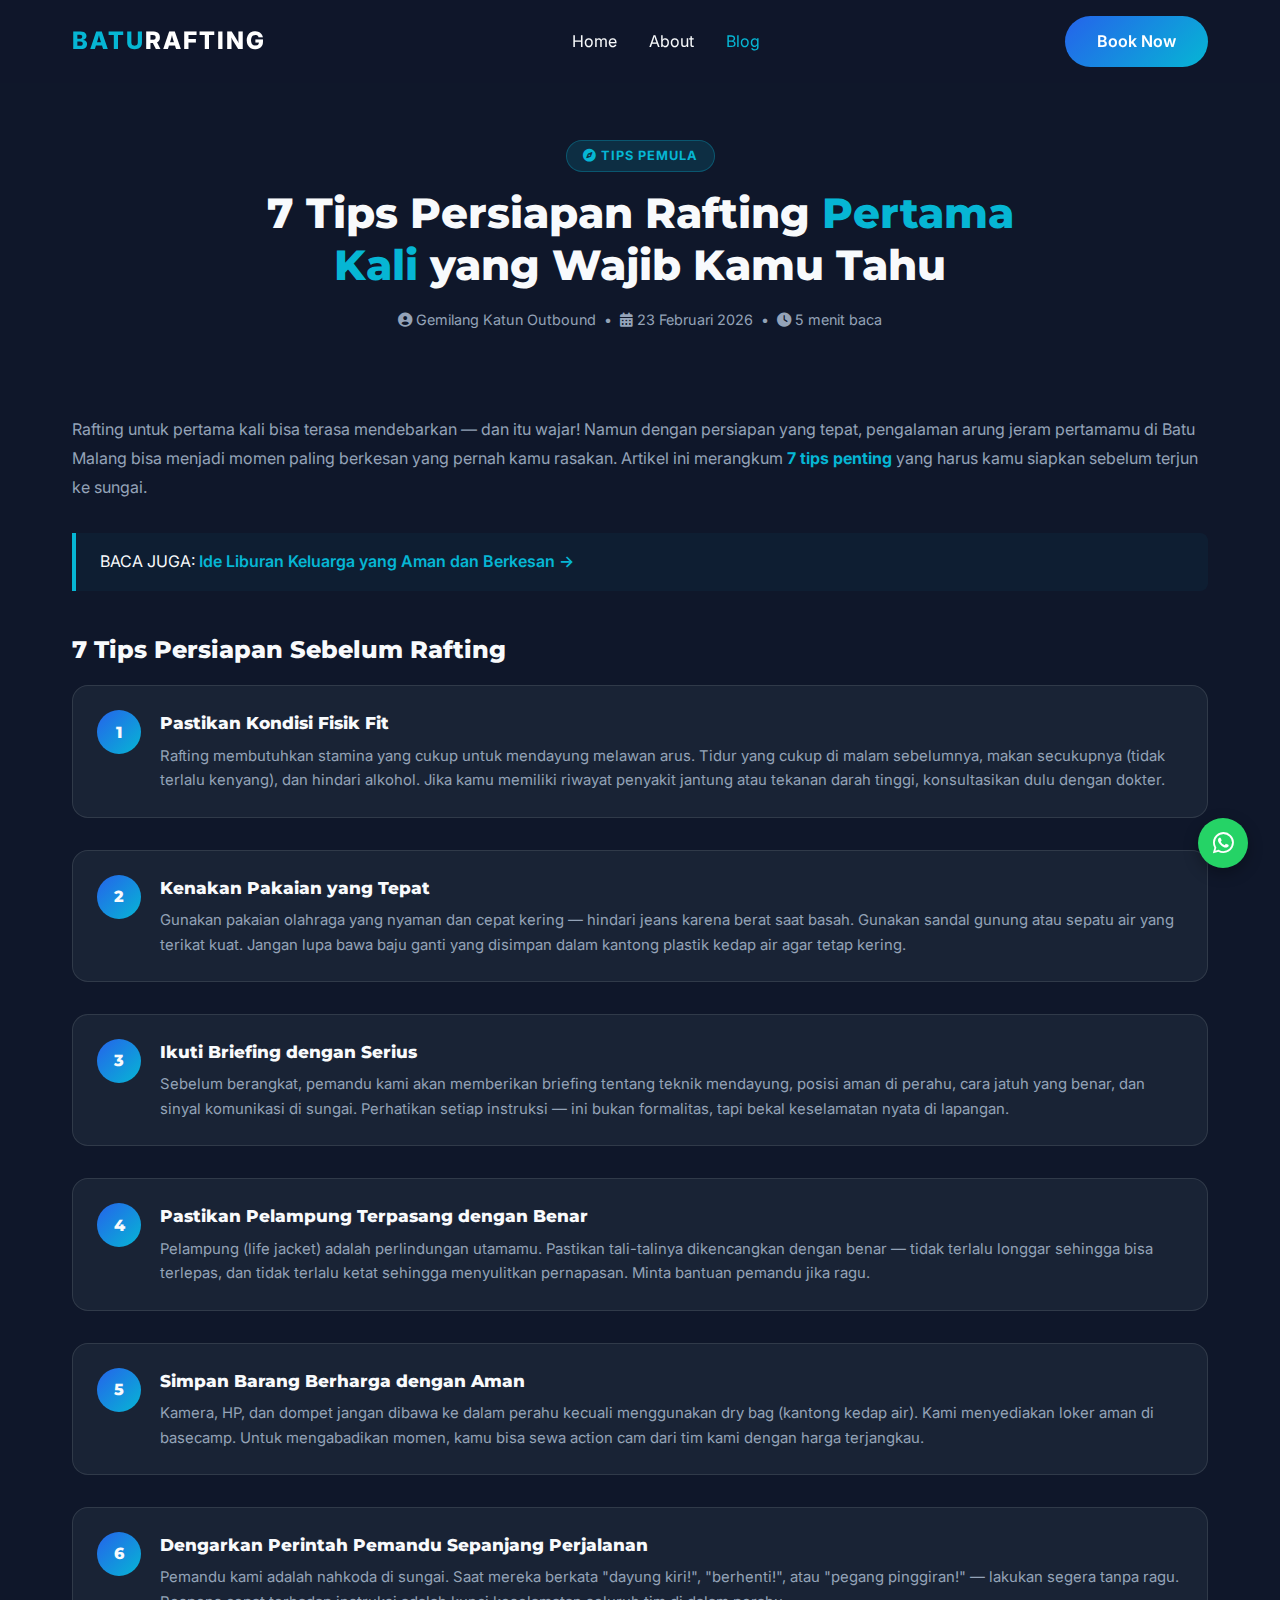
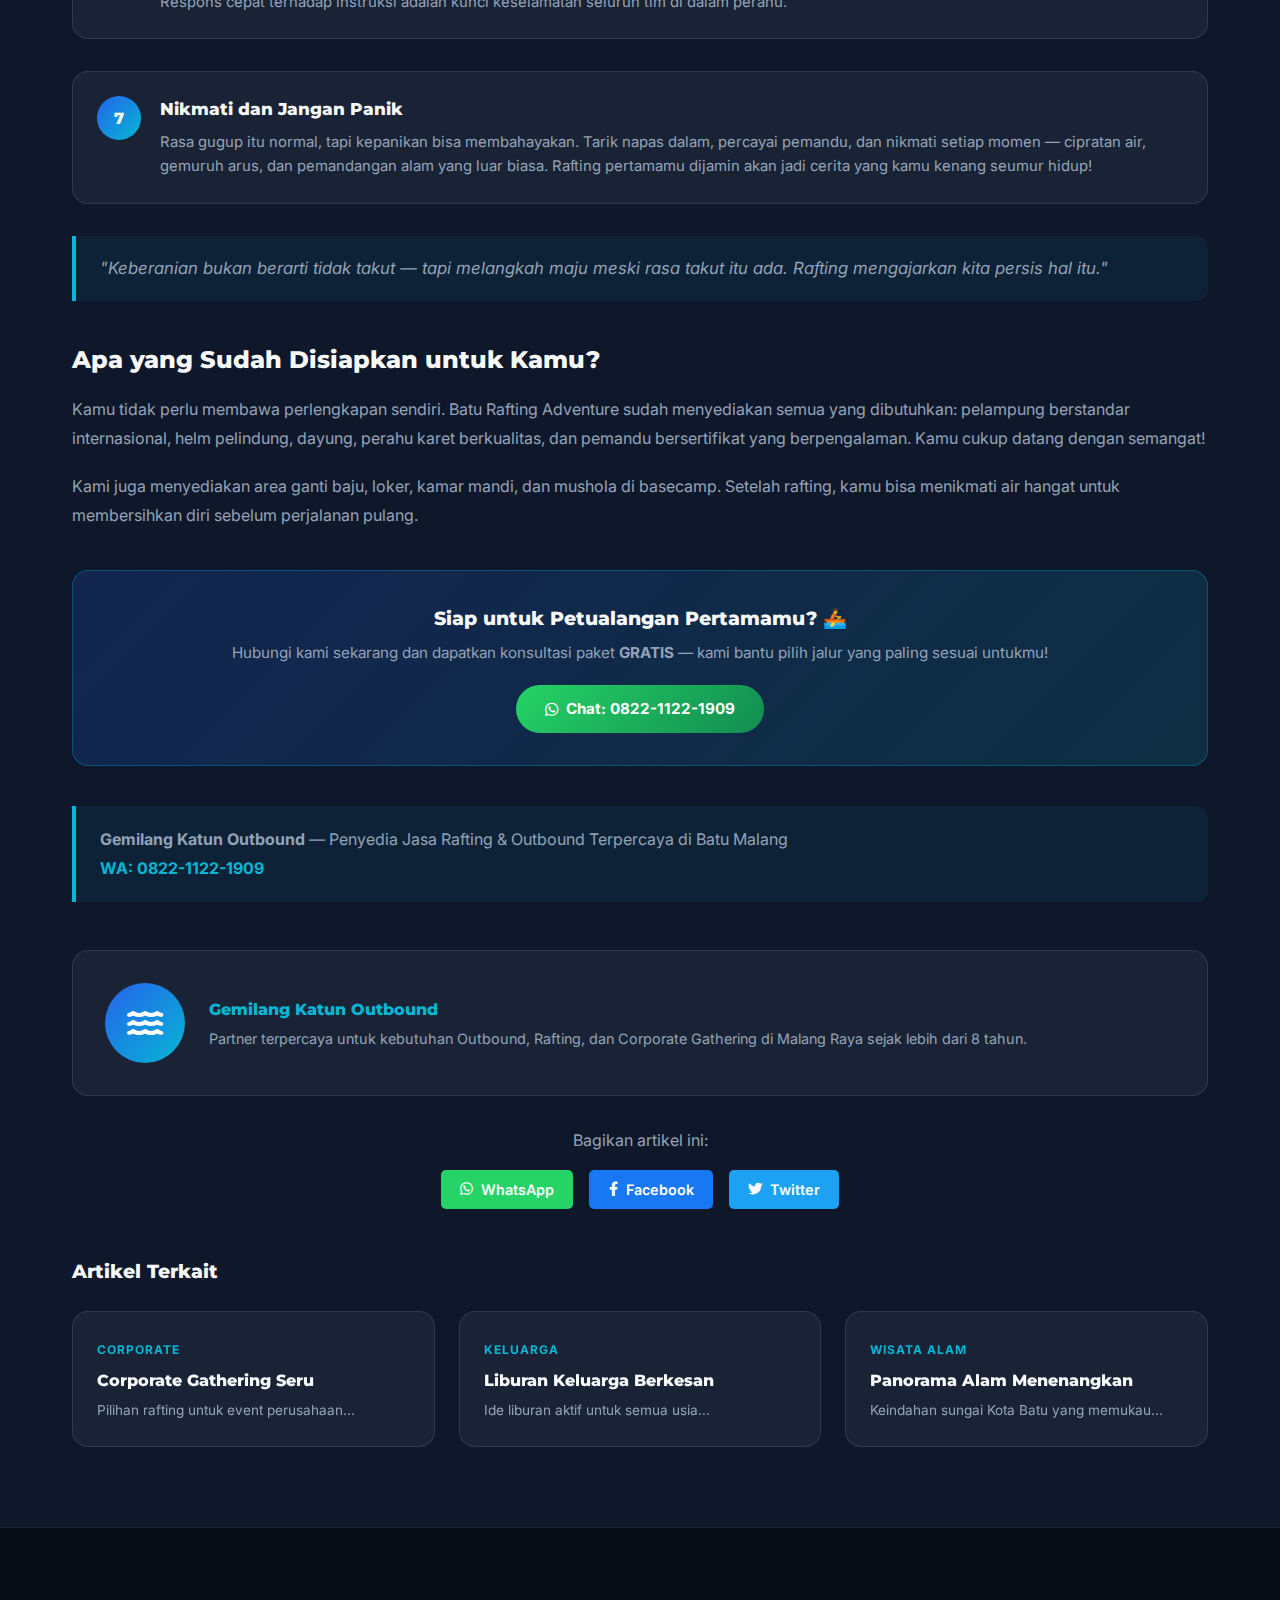
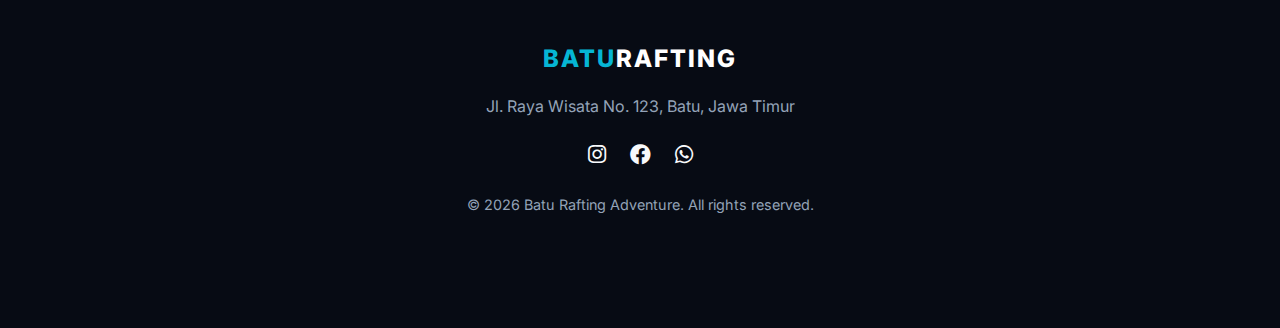
<file: blog-6.html>
<!DOCTYPE html>
<html lang="id">

<head>
    <meta charset="UTF-8">
    <meta name="viewport" content="width=device-width, initial-scale=1.0">
    <title>Tips Persiapan Rafting Pertama Kali | Batu Rafting Adventure</title>

    <!-- SEO & Metadata -->
    <meta name="description"
        content="Mau coba rafting untuk pertama kalinya? Simak 7 tips persiapan rafting pemula yang wajib diketahui sebelum turun ke sungai di Batu Malang. WA: 0822-1122-1909">
    <link rel="canonical" href="https://baturaftingadventure.com/blog-6.html">

    <!-- Open Graph -->
    <meta property="og:type" content="article">
    <meta property="og:url" content="https://baturaftingadventure.com/blog-6.html">
    <meta property="og:title" content="7 Tips Persiapan Rafting Pertama Kali di Batu Malang">
    <meta property="og:description"
        content="Panduan lengkap persiapan rafting untuk pemula agar aman, nyaman, dan maksimal menikmati petualangan.">
    <meta property="og:image" content="https://baturaftingadventure.com/img/hero.jpg">

    <!-- Preconnect -->
    <link rel="preconnect" href="https://fonts.googleapis.com">
    <link rel="preconnect" href="https://fonts.gstatic.com" crossorigin>

    <!-- Google Fonts non-blocking -->
    <link rel="preload" as="style"
        href="https://fonts.googleapis.com/css2?family=Montserrat:wght@400;600;800&family=Inter:wght@300;400;500&display=swap">
    <link rel="stylesheet"
        href="https://fonts.googleapis.com/css2?family=Montserrat:wght@400;600;800&family=Inter:wght@300;400;500&display=swap"
        media="print" onload="this.media='all'">
    <noscript>
        <link rel="stylesheet"
            href="https://fonts.googleapis.com/css2?family=Montserrat:wght@400;600;800&family=Inter:wght@300;400;500&display=swap">
    </noscript>

    <!-- Favicon & PWA -->
    <link rel="icon" type="image/x-icon" href="favicon.ico">
    <link rel="apple-touch-icon" sizes="180x180" href="img/apple-touch-icon.png">
    <link rel="manifest" href="manifest.json">
    <meta name="theme-color" content="#2563eb">

    <!-- JSON-LD BlogPosting -->
    <script type="application/ld+json">
    {
      "@context": "https://schema.org",
      "@type": "BlogPosting",
      "headline": "7 Tips Persiapan Rafting Pertama Kali di Batu Malang untuk Pemula",
      "description": "Panduan lengkap persiapan rafting untuk pemula agar aman, nyaman, dan maksimal menikmati petualangan arung jeram.",
      "image": "https://baturaftingadventure.com/img/hero.jpg",
      "datePublished": "2026-02-23",
      "author": { "@type": "Organization", "name": "Gemilang Katun Outbound" },
      "publisher": {
        "@type": "Organization",
        "name": "Batu Rafting Adventure",
        "url": "https://baturaftingadventure.com"
      },
      "mainEntityOfPage": { "@type": "WebPage", "@id": "https://baturaftingadventure.com/blog-6.html" }
    }
    </script>

    <!-- CSS non-blocking -->
    <link rel="preload" href="index.css" as="style" onload="this.onload=null;this.rel='stylesheet'">
    <noscript>
        <link rel="stylesheet" href="index.css">
    </noscript>
    <link rel="preload" href="https://cdnjs.cloudflare.com/ajax/libs/font-awesome/6.0.0/css/all.min.css" as="style"
        onload="this.onload=null;this.rel='stylesheet'">
    <noscript>
        <link rel="stylesheet" href="https://cdnjs.cloudflare.com/ajax/libs/font-awesome/6.0.0/css/all.min.css">
    </noscript>

    <style>
        * {
            margin: 0;
            padding: 0;
            box-sizing: border-box
        }

        :root {
            --primary: #2563eb;
            --accent: #06b6d4;
            --bg-dark: #0f172a;
            --bg-card: rgba(30, 41, 59, .7);
            --text-white: #f8fafc;
            --text-gray: #94a3b8;
            --glass-border: rgba(255, 255, 255, .1);
            --transition: all .3s ease
        }

        html,
        body {
            overflow-x: hidden;
            width: 100%
        }

        body {
            font-family: 'Inter', sans-serif;
            background-color: var(--bg-dark);
            color: var(--text-white);
            line-height: 1.6
        }

        h1,
        h2,
        h3,
        h4 {
            font-family: 'Montserrat', sans-serif;
            font-weight: 800
        }

        a {
            text-decoration: none;
            color: inherit;
            transition: var(--transition)
        }

        ul {
            list-style: none
        }

        .container {
            max-width: 1200px;
            margin: 0 auto;
            padding: 0 2rem
        }

        nav {
            position: fixed;
            top: 0;
            width: 100%;
            z-index: 1000;
            padding: 1rem 0;
            background: rgba(15, 23, 42, .97);
            backdrop-filter: blur(10px)
        }

        nav .container {
            display: flex;
            justify-content: space-between;
            align-items: center
        }

        .logo {
            font-size: 1.5rem;
            font-weight: 800;
            color: var(--accent);
            text-transform: uppercase;
            letter-spacing: 2px
        }

        .nav-links {
            display: flex;
            gap: 2rem
        }

        .menu-toggle {
            display: none;
            font-size: 1.5rem;
            color: white;
            cursor: pointer
        }

        .btn {
            display: inline-block;
            padding: .8rem 2rem;
            border-radius: 50px;
            font-weight: 600;
            cursor: pointer;
            transition: var(--transition)
        }

        .btn-primary {
            background: linear-gradient(135deg, var(--primary), var(--accent));
            color: white
        }

        .glass {
            background: var(--bg-card);
            backdrop-filter: blur(12px);
            -webkit-backdrop-filter: blur(12px);
            border: 1px solid var(--glass-border);
            border-radius: 1rem
        }

        /* Article hero */
        .article-hero {
            padding: 140px 0 50px;
            text-align: center
        }

        .article-tag {
            display: inline-block;
            background: rgba(6, 182, 212, .15);
            color: var(--accent);
            border: 1px solid rgba(6, 182, 212, .3);
            border-radius: 50px;
            font-size: .8rem;
            font-weight: 700;
            padding: .3rem 1rem;
            margin-bottom: 1rem;
            text-transform: uppercase;
            letter-spacing: 1px
        }

        .article-hero h1 {
            font-size: 2.6rem;
            line-height: 1.25;
            margin-bottom: 1rem;
            max-width: 750px;
            margin-left: auto;
            margin-right: auto
        }

        .blog-meta {
            font-size: .9rem;
            color: var(--text-gray);
            margin-top: .5rem
        }

        /* Tips numbered list */
        .tips-list {
            counter-reset: tips;
            list-style: none;
            padding: 0
        }

        .tips-list li {
            counter-increment: tips;
            display: flex;
            gap: 1.2rem;
            align-items: flex-start;
            margin-bottom: 2rem;
            padding: 1.5rem;
            background: var(--bg-card);
            border: 1px solid var(--glass-border);
            border-radius: 1rem;
            transition: .3s ease
        }

        .tips-list li:hover {
            border-color: var(--accent);
            transform: translateX(6px)
        }

        .tip-number {
            min-width: 44px;
            height: 44px;
            border-radius: 50%;
            background: linear-gradient(135deg, var(--primary), var(--accent));
            display: flex;
            align-items: center;
            justify-content: center;
            font-family: 'Montserrat', sans-serif;
            font-weight: 800;
            font-size: 1rem;
            flex-shrink: 0
        }

        .tip-content h3 {
            font-size: 1.05rem;
            margin-bottom: .4rem;
            color: var(--text-white)
        }

        .tip-content p {
            font-size: .93rem;
            color: var(--text-gray);
            line-height: 1.65
        }

        /* Blockquote */
        blockquote {
            border-left: 4px solid var(--accent);
            background: rgba(6, 182, 212, .07);
            padding: 1.2rem 1.5rem;
            border-radius: 0 .75rem .75rem 0;
            margin: 2rem 0;
            font-style: italic;
            color: var(--text-gray);
            font-size: 1.05rem
        }

        /* CTA inline */
        .inline-cta {
            background: linear-gradient(135deg, rgba(37, 99, 235, .2), rgba(6, 182, 212, .15));
            border: 1px solid rgba(6, 182, 212, .3);
            border-radius: 1rem;
            padding: 2rem;
            text-align: center;
            margin: 2.5rem 0
        }

        .inline-cta h3 {
            margin-bottom: .5rem;
            font-size: 1.2rem
        }

        .inline-cta p {
            color: var(--text-gray);
            font-size: .95rem;
            margin-bottom: 1.2rem
        }

        .btn-wa-inline {
            display: inline-flex;
            align-items: center;
            gap: .5rem;
            background: linear-gradient(135deg, #25d366, #128c50);
            color: #fff;
            padding: .75rem 1.8rem;
            border-radius: 50px;
            font-weight: 700;
            font-size: .95rem;
            transition: .3s ease
        }

        .btn-wa-inline:hover {
            transform: translateY(-2px);
            box-shadow: 0 10px 24px rgba(37, 211, 102, .35)
        }

        /* Author, Share, Related */
        .author-profile {
            display: flex;
            align-items: center;
            gap: 1.5rem;
            padding: 2rem;
            margin-top: 3rem;
            background: var(--bg-card);
            border-radius: 1rem;
            border: 1px solid var(--glass-border)
        }

        .author-img {
            width: 80px;
            height: 80px;
            border-radius: 50%;
            background: linear-gradient(135deg, var(--primary), var(--accent));
            flex-shrink: 0;
            display: flex;
            align-items: center;
            justify-content: center;
            font-size: 2rem;
            color: white
        }

        .author-info h4 {
            margin-bottom: .3rem;
            color: var(--accent)
        }

        .author-info p {
            font-size: .9rem;
            color: var(--text-gray)
        }

        .share-section {
            margin-top: 2rem;
            text-align: center
        }

        .share-links {
            display: flex;
            justify-content: center;
            gap: 1rem;
            margin-top: 1rem;
            flex-wrap: wrap
        }

        .share-btn {
            padding: .5rem 1.2rem;
            border-radius: 5px;
            font-size: .9rem;
            display: inline-flex;
            align-items: center;
            gap: .5rem;
            color: white;
            font-weight: 600;
            transition: .3s ease
        }

        .share-btn:hover {
            transform: translateY(-2px);
            opacity: .9
        }

        .share-wa {
            background: #25d366
        }

        .share-fb {
            background: #1877f2
        }

        .share-tw {
            background: #1da1f2
        }

        .baca-juga {
            margin: 2rem 0;
            padding: 1rem 1.5rem;
            border-left: 4px solid var(--accent);
            background: rgba(6, 182, 212, .05);
            border-radius: 0 .5rem .5rem 0
        }

        .baca-juga a {
            color: var(--accent);
            font-weight: 600
        }

        .grid {
            display: grid;
            grid-template-columns: repeat(auto-fit, minmax(200px, 1fr));
            gap: 1.5rem
        }

        .card {
            padding: 2rem;
            text-align: center;
            transition: var(--transition)
        }

        .card:hover {
            transform: translateY(-6px);
            border-color: var(--accent)
        }

        /* Content spacing */
        .post-body>p {
            margin-bottom: 1.2rem;
            color: var(--text-gray);
            line-height: 1.8
        }

        .post-body h2 {
            font-size: 1.5rem;
            margin: 2.5rem 0 1rem;
            color: var(--text-white)
        }

        @media(max-width:768px) {
            .article-hero h1 {
                font-size: 1.8rem
            }

            nav .btn-primary {
                display: none
            }

            .menu-toggle {
                display: block;
                order: 2
            }

            .logo {
                order: 1
            }

            .nav-links {
                position: fixed;
                top: 0;
                right: 0;
                width: 280px;
                height: 100vh;
                background: rgba(15, 23, 42, .98);
                backdrop-filter: blur(30px);
                flex-direction: column;
                justify-content: center;
                align-items: center;
                transform: translateX(100%);
                transition: transform .6s cubic-bezier(.85, 0, .15, 1);
                z-index: 2000;
                border-left: 1px solid var(--glass-border);
                padding: 3rem 1rem
            }

            .nav-links.active {
                transform: translateX(0)
            }

            .nav-links li {
                margin: 1rem 0;
                opacity: 0;
                transform: translateX(30px);
                transition: all .5s ease
            }

            .nav-links.active li {
                opacity: 1;
                transform: translateX(0)
            }

            .nav-links a {
                font-size: 1rem;
                font-weight: 700;
                text-transform: uppercase;
                letter-spacing: 2px;
                display: block;
                padding: 1rem;
                border-radius: 8px;
                color: white;
                border-bottom: 1px solid rgba(255, 255, 255, .05)
            }

            .nav-links li.mobile-cta {
                display: block;
                margin-top: 2rem;
                padding: 0 1rem
            }

            .nav-links li.mobile-cta .btn {
                width: 100%;
                text-align: center;
                background: linear-gradient(135deg, var(--primary), var(--accent))
            }

            .author-profile {
                flex-direction: column;
                text-align: center
            }

            .tips-list li:hover {
                transform: none
            }
        }
    </style>
</head>

<body>

    <nav id="navbar">
        <div class="container">
            <a href="index.html" class="logo">Batu<span style="color:#fff">Rafting</span></a>
            <div class="menu-toggle" id="menuToggle" aria-label="Buka menu" role="button" tabindex="0">
                <i class="fas fa-bars"></i>
            </div>
            <ul class="nav-links" id="navLinks">
                <li><a href="index.html">Home</a></li>
                <li><a href="about.html">About</a></li>
                <li><a href="blog.html" style="color:var(--accent)">Blog</a></li>
                <li class="mobile-cta"><a href="https://wa.me/6282211221909" class="btn btn-primary"
                        style="color:white;" rel="noopener noreferrer">Book Now</a></li>
            </ul>
            <a href="https://wa.me/6282211221909" class="btn btn-primary" rel="noopener noreferrer">Book Now</a>
        </div>
    </nav>

    <!-- Article Hero -->
    <header class="article-hero">
        <div class="container">
            <span class="article-tag"><i class="fas fa-compass" aria-hidden="true"></i> Tips Pemula</span>
            <h1>7 Tips Persiapan Rafting <span style="color:var(--accent)">Pertama Kali</span> yang Wajib Kamu Tahu</h1>
            <div class="blog-meta">
                <i class="fas fa-user-circle" aria-hidden="true"></i> Gemilang Katun Outbound &nbsp;•&nbsp;
                <i class="fas fa-calendar-alt" aria-hidden="true"></i> 23 Februari 2026 &nbsp;•&nbsp;
                <i class="fas fa-clock" aria-hidden="true"></i> 5 menit baca
            </div>
        </div>
    </header>

    <section style="padding-top:10px; padding-bottom:80px">
        <div class="container content-wrapper">
            <div class="post-body">

                <p>Rafting untuk pertama kali bisa terasa mendebarkan — dan itu wajar! Namun dengan persiapan yang
                    tepat, pengalaman arung jeram pertamamu di Batu Malang bisa menjadi momen paling berkesan yang
                    pernah kamu rasakan. Artikel ini merangkum <strong style="color:var(--accent)">7 tips
                        penting</strong> yang harus kamu siapkan sebelum terjun ke sungai.</p>

                <div class="baca-juga">
                    <span>BACA JUGA:</span>
                    <a href="blog-2.html">Ide Liburan Keluarga yang Aman dan Berkesan →</a>
                </div>

                <h2>7 Tips Persiapan Sebelum Rafting</h2>

                <ul class="tips-list">
                    <li>
                        <div class="tip-number">1</div>
                        <div class="tip-content">
                            <h3>Pastikan Kondisi Fisik Fit</h3>
                            <p>Rafting membutuhkan stamina yang cukup untuk mendayung melawan arus. Tidur yang cukup di
                                malam sebelumnya, makan secukupnya (tidak terlalu kenyang), dan hindari alkohol. Jika
                                kamu memiliki riwayat penyakit jantung atau tekanan darah tinggi, konsultasikan dulu
                                dengan dokter.</p>
                        </div>
                    </li>
                    <li>
                        <div class="tip-number">2</div>
                        <div class="tip-content">
                            <h3>Kenakan Pakaian yang Tepat</h3>
                            <p>Gunakan pakaian olahraga yang nyaman dan cepat kering — hindari jeans karena berat saat
                                basah. Gunakan sandal gunung atau sepatu air yang terikat kuat. Jangan lupa bawa baju
                                ganti yang disimpan dalam kantong plastik kedap air agar tetap kering.</p>
                        </div>
                    </li>
                    <li>
                        <div class="tip-number">3</div>
                        <div class="tip-content">
                            <h3>Ikuti Briefing dengan Serius</h3>
                            <p>Sebelum berangkat, pemandu kami akan memberikan briefing tentang teknik mendayung, posisi
                                aman di perahu, cara jatuh yang benar, dan sinyal komunikasi di sungai. Perhatikan
                                setiap instruksi — ini bukan formalitas, tapi bekal keselamatan nyata di lapangan.</p>
                        </div>
                    </li>
                    <li>
                        <div class="tip-number">4</div>
                        <div class="tip-content">
                            <h3>Pastikan Pelampung Terpasang dengan Benar</h3>
                            <p>Pelampung (life jacket) adalah perlindungan utamamu. Pastikan tali-talinya dikencangkan
                                dengan benar — tidak terlalu longgar sehingga bisa terlepas, dan tidak terlalu ketat
                                sehingga menyulitkan pernapasan. Minta bantuan pemandu jika ragu.</p>
                        </div>
                    </li>
                    <li>
                        <div class="tip-number">5</div>
                        <div class="tip-content">
                            <h3>Simpan Barang Berharga dengan Aman</h3>
                            <p>Kamera, HP, dan dompet jangan dibawa ke dalam perahu kecuali menggunakan dry bag (kantong
                                kedap air). Kami menyediakan loker aman di basecamp. Untuk mengabadikan momen, kamu bisa
                                sewa action cam dari tim kami dengan harga terjangkau.</p>
                        </div>
                    </li>
                    <li>
                        <div class="tip-number">6</div>
                        <div class="tip-content">
                            <h3>Dengarkan Perintah Pemandu Sepanjang Perjalanan</h3>
                            <p>Pemandu kami adalah nahkoda di sungai. Saat mereka berkata "dayung kiri!", "berhenti!",
                                atau "pegang pinggiran!" — lakukan segera tanpa ragu. Respons cepat terhadap instruksi
                                adalah kunci keselamatan seluruh tim di dalam perahu.</p>
                        </div>
                    </li>
                    <li>
                        <div class="tip-number">7</div>
                        <div class="tip-content">
                            <h3>Nikmati dan Jangan Panik</h3>
                            <p>Rasa gugup itu normal, tapi kepanikan bisa membahayakan. Tarik napas dalam, percayai
                                pemandu, dan nikmati setiap momen — cipratan air, gemuruh arus, dan pemandangan alam
                                yang luar biasa. Rafting pertamamu dijamin akan jadi cerita yang kamu kenang seumur
                                hidup!</p>
                        </div>
                    </li>
                </ul>

                <blockquote>
                    "Keberanian bukan berarti tidak takut — tapi melangkah maju meski rasa takut itu ada. Rafting
                    mengajarkan kita persis hal itu."
                </blockquote>

                <h2>Apa yang Sudah Disiapkan untuk Kamu?</h2>
                <p>Kamu tidak perlu membawa perlengkapan sendiri. Batu Rafting Adventure sudah menyediakan semua yang
                    dibutuhkan: pelampung berstandar internasional, helm pelindung, dayung, perahu karet berkualitas,
                    dan pemandu bersertifikat yang berpengalaman. Kamu cukup datang dengan semangat!</p>

                <p>Kami juga menyediakan area ganti baju, loker, kamar mandi, dan mushola di basecamp. Setelah rafting,
                    kamu bisa menikmati air hangat untuk membersihkan diri sebelum perjalanan pulang.</p>

                <div class="inline-cta">
                    <h3>Siap untuk Petualangan Pertamamu? 🚣</h3>
                    <p>Hubungi kami sekarang dan dapatkan konsultasi paket <strong>GRATIS</strong> — kami bantu pilih
                        jalur yang paling sesuai untukmu!</p>
                    <a href="https://wa.me/6282211221909?text=Halo%2C%20saya%20mau%20tanya%20tentang%20paket%20rafting%20untuk%20pemula"
                        target="_blank" rel="noopener noreferrer" class="btn-wa-inline">
                        <i class="fab fa-whatsapp" aria-hidden="true"></i> Chat: 0822-1122-1909
                    </a>
                </div>

                <p
                    style="margin-top:1.5rem; padding:1.2rem 1.5rem; border-left:4px solid var(--accent); background:rgba(6,182,212,.07); border-radius:0 .75rem .75rem 0">
                    <strong>Gemilang Katun Outbound</strong> — Penyedia Jasa Rafting &amp; Outbound Terpercaya di Batu
                    Malang<br>
                    <strong style="color:var(--accent)">WA: 0822-1122-1909</strong>
                </p>

                <!-- Author Profile -->
                <div class="author-profile">
                    <div class="author-img" aria-hidden="true">
                        <i class="fas fa-water"></i>
                    </div>
                    <div class="author-info">
                        <h4>Gemilang Katun Outbound</h4>
                        <p>Partner terpercaya untuk kebutuhan Outbound, Rafting, dan Corporate Gathering di Malang Raya
                            sejak lebih dari 8 tahun.</p>
                    </div>
                </div>

                <!-- Social Share -->
                <div class="share-section">
                    <p style="color:var(--text-gray); margin-bottom:.5rem">Bagikan artikel ini:</p>
                    <div class="share-links">
                        <a href="https://wa.me/?text=7%20Tips%20Persiapan%20Rafting%20Pertama%20Kali%20di%20Batu%20Malang%20-%20baturaftingadventure.com/blog-6.html"
                            class="share-btn share-wa" target="_blank" rel="noopener noreferrer"
                            aria-label="Bagikan via WhatsApp">
                            <i class="fab fa-whatsapp" aria-hidden="true"></i> WhatsApp
                        </a>
                        <a href="#" class="share-btn share-fb" aria-label="Bagikan via Facebook">
                            <i class="fab fa-facebook-f" aria-hidden="true"></i> Facebook
                        </a>
                        <a href="#" class="share-btn share-tw" aria-label="Bagikan via Twitter">
                            <i class="fab fa-twitter" aria-hidden="true"></i> Twitter
                        </a>
                    </div>
                </div>

                <!-- Related Articles -->
                <div class="related" style="margin-top:3rem">
                    <h3 style="margin-bottom:1.5rem">Artikel Terkait</h3>
                    <div class="grid">
                        <a href="blog-1.html" class="card glass" style="padding:1.5rem; text-align:left">
                            <span
                                style="font-size:.75rem; color:var(--accent); font-weight:700; text-transform:uppercase; letter-spacing:1px">Corporate</span>
                            <h4 style="margin:.4rem 0 .4rem; font-size:1rem">Corporate Gathering Seru</h4>
                            <p style="font-size:.85rem; color:var(--text-gray)">Pilihan rafting untuk event
                                perusahaan...</p>
                        </a>
                        <a href="blog-2.html" class="card glass" style="padding:1.5rem; text-align:left">
                            <span
                                style="font-size:.75rem; color:var(--accent); font-weight:700; text-transform:uppercase; letter-spacing:1px">Keluarga</span>
                            <h4 style="margin:.4rem 0 .4rem; font-size:1rem">Liburan Keluarga Berkesan</h4>
                            <p style="font-size:.85rem; color:var(--text-gray)">Ide liburan aktif untuk semua usia...
                            </p>
                        </a>
                        <a href="blog-3.html" class="card glass" style="padding:1.5rem; text-align:left">
                            <span
                                style="font-size:.75rem; color:var(--accent); font-weight:700; text-transform:uppercase; letter-spacing:1px">Wisata
                                Alam</span>
                            <h4 style="margin:.4rem 0 .4rem; font-size:1rem">Panorama Alam Menenangkan</h4>
                            <p style="font-size:.85rem; color:var(--text-gray)">Keindahan sungai Kota Batu yang
                                memukau...</p>
                        </a>
                    </div>
                </div>

            </div>
        </div>
    </section>

    <!-- Floating Buttons -->
    <a href="https://wa.me/6282211221909" class="floating-btn btn-wa" target="_blank" rel="noopener noreferrer"
        aria-label="Hubungi via WhatsApp">
        <i class="fab fa-whatsapp" aria-hidden="true"></i>
    </a>
    <button id="scrollTop" class="floating-btn btn-scroll" aria-label="Kembali ke atas">
        <i class="fas fa-chevron-up" aria-hidden="true"></i>
    </button>

    <footer>
        <div class="container" style="text-align:center; padding:3rem 2rem">
            <div class="logo">Batu<span style="color:#fff">Rafting</span></div>
            <p style="margin-top:1rem; color:var(--text-gray)">Jl. Raya Wisata No. 123, Batu, Jawa Timur</p>
            <div style="margin:1.5rem 0; display:flex; justify-content:center; gap:1.5rem">
                <a href="#" aria-label="Instagram Batu Rafting"><i class="fab fa-instagram"
                        style="font-size:1.3rem"></i></a>
                <a href="#" aria-label="Facebook Batu Rafting"><i class="fab fa-facebook"
                        style="font-size:1.3rem"></i></a>
                <a href="https://wa.me/6282211221909" aria-label="WhatsApp Batu Rafting" rel="noopener noreferrer"><i
                        class="fab fa-whatsapp" style="font-size:1.3rem"></i></a>
            </div>
            <p style="color:var(--text-gray); font-size:.9rem">&copy; 2026 Batu Rafting Adventure. All rights reserved.
            </p>
        </div>
    </footer>

    <script>
        const scrollBtn = document.getElementById('scrollTop');
        const menuToggle = document.getElementById('menuToggle');
        const navLinks = document.getElementById('navLinks');

        window.addEventListener('scroll', () => {
            scrollBtn.classList.toggle('active', window.scrollY > 300);
        }, { passive: true });

        menuToggle.addEventListener('click', () => {
            navLinks.classList.toggle('active');
            document.body.style.overflow = navLinks.classList.contains('active') ? 'hidden' : '';
            menuToggle.querySelector('i').classList.toggle('fa-bars');
            menuToggle.querySelector('i').classList.toggle('fa-times');
        });

        navLinks.querySelectorAll('a').forEach(link => {
            link.addEventListener('click', () => {
                navLinks.classList.remove('active');
                document.body.style.overflow = '';
                menuToggle.querySelector('i').className = 'fas fa-bars';
            });
        });

        document.addEventListener('click', (e) => {
            if (!navLinks.contains(e.target) && !menuToggle.contains(e.target) && navLinks.classList.contains('active')) {
                navLinks.classList.remove('active');
                document.body.style.overflow = '';
                menuToggle.querySelector('i').className = 'fas fa-bars';
            }
        });

        scrollBtn.addEventListener('click', () => window.scrollTo({ top: 0, behavior: 'smooth' }));
    </script>

</body>

</html>
</file>
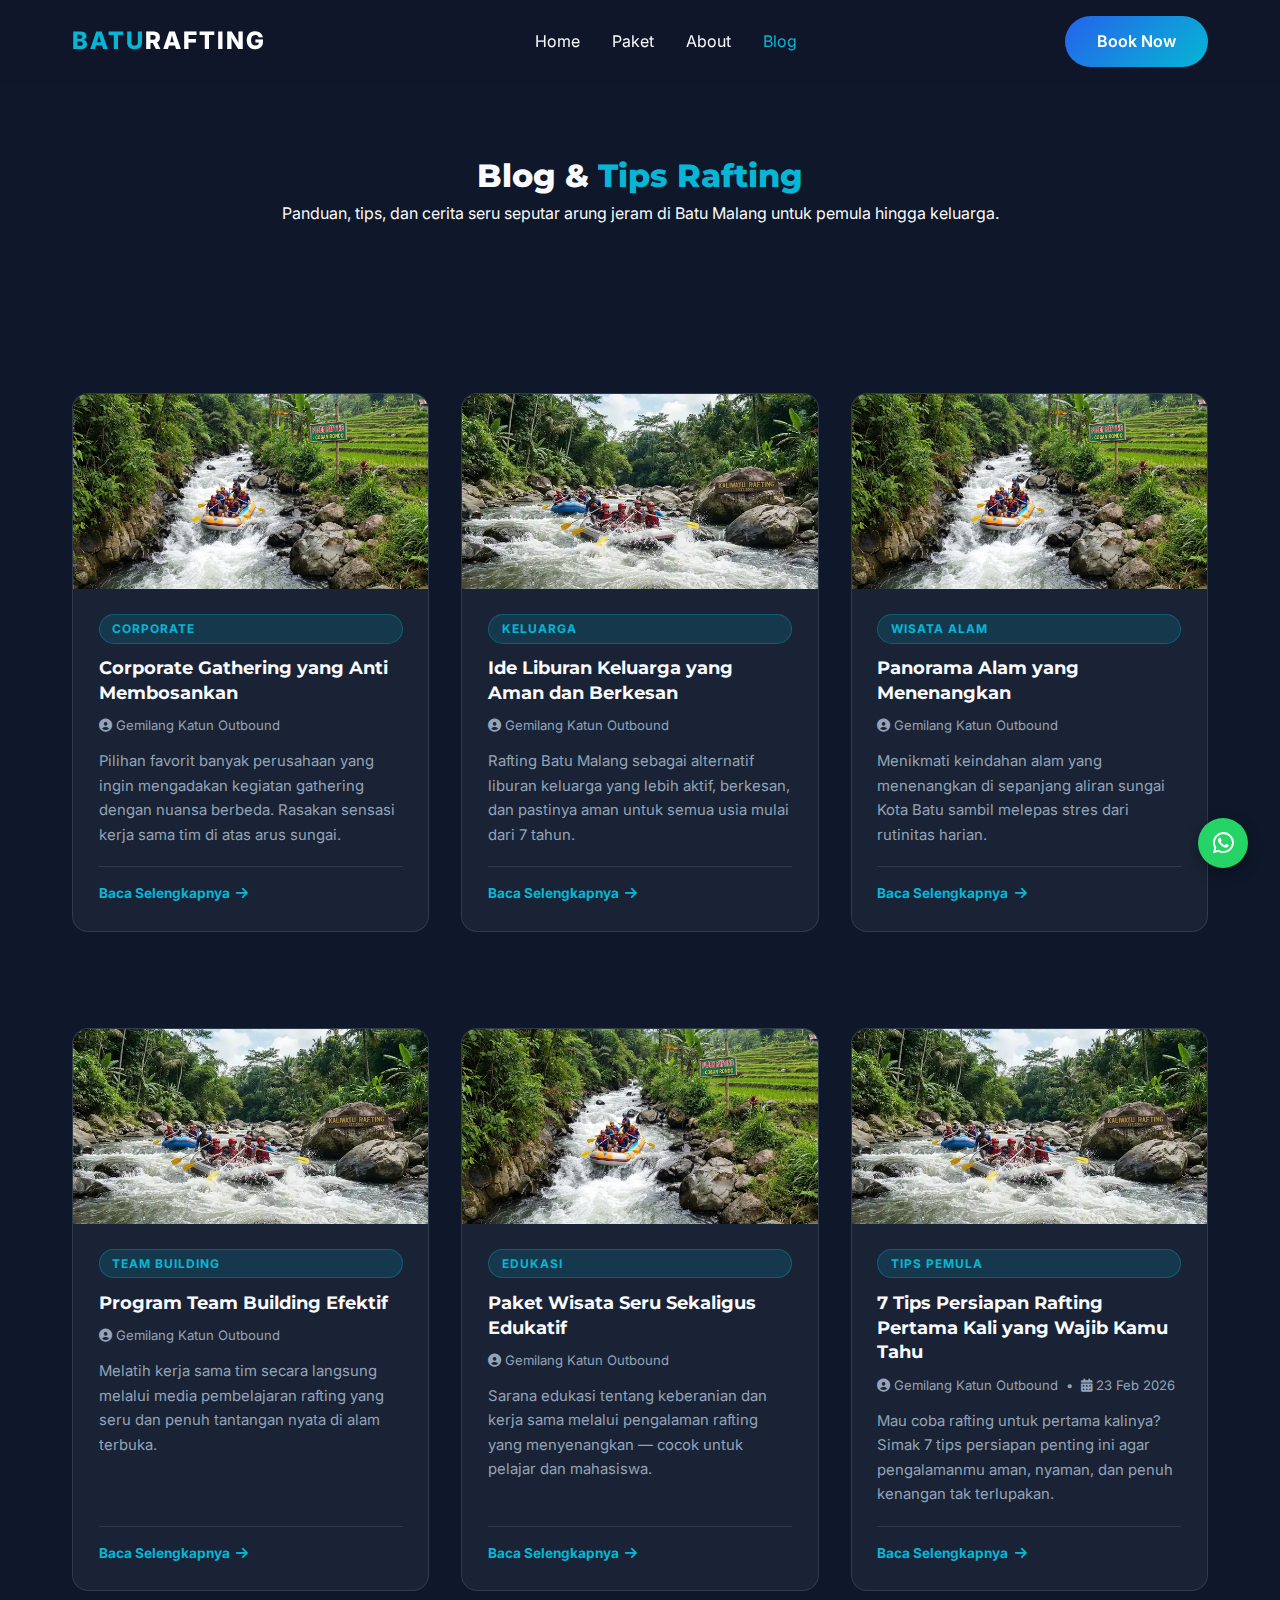
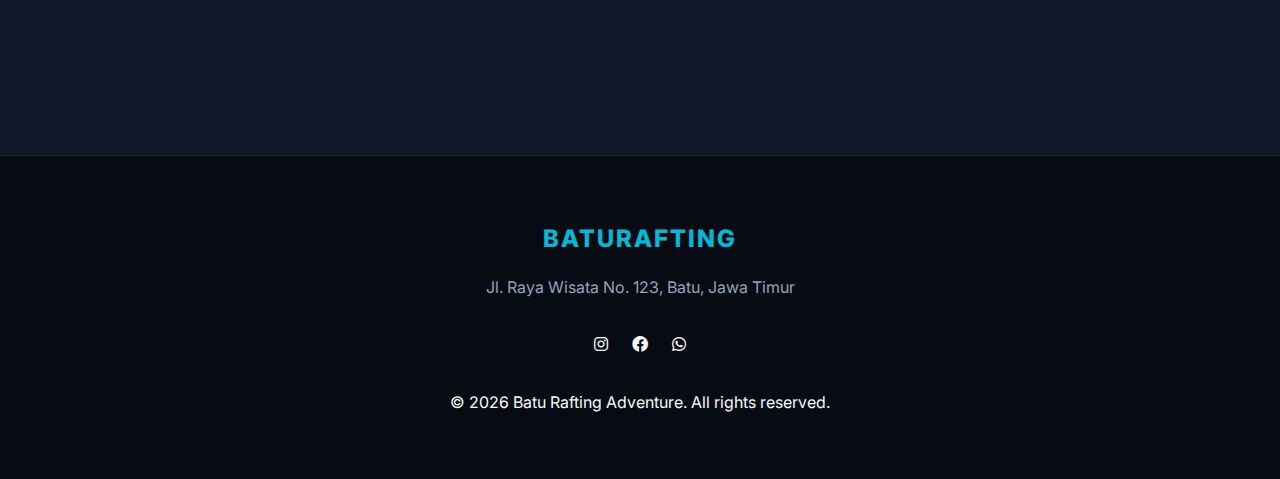
<file: blog.html>
<!DOCTYPE html>
<html lang="id">

<head>
    <meta charset="UTF-8">
    <meta name="viewport" content="width=device-width, initial-scale=1.0">
    <title>Blog & Tips Rafting | Batu Rafting Adventure</title>

    <!-- SEO & Metadata -->
    <meta name="description"
        content="Baca tips arung jeram untuk pemula, panduan rafting keluarga, dan informasi lengkap seputar wisata rafting di Batu Malang.">
    <link rel="canonical" href="https://baturaftingadventure.com/blog.html">

    <!-- Open Graph -->
    <meta property="og:type" content="website">
    <meta property="og:url" content="https://baturaftingadventure.com/blog.html">
    <meta property="og:title" content="Blog & Tips Rafting | Batu Rafting Adventure">
    <meta property="og:description"
        content="Tips arung jeram untuk pemula dan panduan rafting keluarga di Batu Malang.">
    <meta property="og:image" content="https://baturaftingadventure.com/img/hero.jpg">

    <!-- Preconnect -->
    <link rel="preconnect" href="https://fonts.googleapis.com">
    <link rel="preconnect" href="https://fonts.gstatic.com" crossorigin>

    <!-- Google Fonts non-blocking -->
    <link rel="preload" as="style"
        href="https://fonts.googleapis.com/css2?family=Montserrat:wght@400;600;800&family=Inter:wght@300;400;500&display=swap">
    <link rel="stylesheet"
        href="https://fonts.googleapis.com/css2?family=Montserrat:wght@400;600;800&family=Inter:wght@300;400;500&display=swap"
        media="print" onload="this.media='all'">
    <noscript>
        <link rel="stylesheet"
            href="https://fonts.googleapis.com/css2?family=Montserrat:wght@400;600;800&family=Inter:wght@300;400;500&display=swap">
    </noscript>

    <!-- Favicon & PWA -->
    <link rel="icon" type="image/x-icon" href="favicon.ico">
    <link rel="apple-touch-icon" sizes="180x180" href="img/apple-touch-icon.png">
    <link rel="manifest" href="manifest.json">
    <meta name="theme-color" content="#2563eb">

    <!-- JSON-LD Blog -->
    <script type="application/ld+json">
    {
      "@context": "https://schema.org",
      "@type": "Blog",
      "name": "Blog Batu Rafting Adventure",
      "url": "https://baturaftingadventure.com/blog.html",
      "description": "Tips dan panduan arung jeram untuk pemula di Batu Malang",
      "publisher": {
        "@type": "Organization",
        "name": "Batu Rafting Adventure"
      }
    }
    </script>

    <!-- CSS non-blocking -->
    <link rel="preload" href="index.css" as="style" onload="this.onload=null;this.rel='stylesheet'">
    <noscript>
        <link rel="stylesheet" href="index.css">
    </noscript>
    <link rel="preload" href="https://cdnjs.cloudflare.com/ajax/libs/font-awesome/6.0.0/css/all.min.css" as="style"
        onload="this.onload=null;this.rel='stylesheet'">
    <noscript>
        <link rel="stylesheet" href="https://cdnjs.cloudflare.com/ajax/libs/font-awesome/6.0.0/css/all.min.css">
    </noscript>

    <style>
        /* Critical inline */
        * {
            margin: 0;
            padding: 0;
            box-sizing: border-box
        }

        :root {
            --primary: #2563eb;
            --accent: #06b6d4;
            --bg-dark: #0f172a;
            --bg-card: rgba(30, 41, 59, .7);
            --text-white: #f8fafc;
            --text-gray: #94a3b8;
            --glass-border: rgba(255, 255, 255, .1);
            --transition: all .3s ease
        }

        html,
        body {
            overflow-x: hidden;
            width: 100%
        }

        body {
            font-family: 'Inter', sans-serif;
            background-color: var(--bg-dark);
            color: var(--text-white);
            line-height: 1.6
        }

        h1,
        h2,
        h3 {
            font-family: 'Montserrat', sans-serif;
            font-weight: 800
        }

        a {
            text-decoration: none;
            color: inherit;
            transition: var(--transition)
        }

        ul {
            list-style: none
        }

        .container {
            max-width: 1200px;
            margin: 0 auto;
            padding: 0 2rem
        }

        nav {
            position: fixed;
            top: 0;
            width: 100%;
            z-index: 1000;
            padding: 1rem 0;
            background: rgba(15, 23, 42, .97);
            backdrop-filter: blur(10px)
        }

        nav .container {
            display: flex;
            justify-content: space-between;
            align-items: center
        }

        .logo {
            font-size: 1.5rem;
            font-weight: 800;
            color: var(--accent);
            text-transform: uppercase;
            letter-spacing: 2px
        }

        .nav-links {
            display: flex;
            gap: 2rem
        }

        .menu-toggle {
            display: none;
            font-size: 1.5rem;
            color: white;
            cursor: pointer
        }

        .btn {
            display: inline-block;
            padding: .8rem 2rem;
            border-radius: 50px;
            font-weight: 600;
            cursor: pointer;
            transition: var(--transition)
        }

        .btn-primary {
            background: linear-gradient(135deg, var(--primary), var(--accent));
            color: white
        }

        /* Blog Grid */
        .blog-grid {
            display: grid;
            grid-template-columns: repeat(auto-fill, minmax(320px, 1fr));
            gap: 2rem;
            margin-top: 1rem
        }

        .blog-card {
            background: var(--bg-card);
            border: 1px solid var(--glass-border);
            border-radius: 1rem;
            overflow: hidden;
            transition: .35s ease;
            cursor: pointer;
            display: flex;
            flex-direction: column
        }

        .blog-card:hover {
            transform: translateY(-8px);
            border-color: var(--accent);
            box-shadow: 0 20px 40px rgba(6, 182, 212, .12)
        }

        .blog-card-img {
            width: 100%;
            height: 195px;
            object-fit: cover;
            background: linear-gradient(135deg, #1e293b, #2563eb);
            display: block
        }

        .blog-card-img-placeholder {
            width: 100%;
            height: 195px;
            background: linear-gradient(135deg, rgba(37, 99, 235, .4), rgba(6, 182, 212, .3));
            display: flex;
            align-items: center;
            justify-content: center;
            font-size: 3rem;
            color: rgba(255, 255, 255, .2)
        }

        .blog-card-body {
            padding: 1.6rem;
            flex: 1;
            display: flex;
            flex-direction: column
        }

        .blog-card-tag {
            display: inline-block;
            background: rgba(6, 182, 212, .15);
            color: var(--accent);
            border: 1px solid rgba(6, 182, 212, .3);
            border-radius: 50px;
            font-size: .75rem;
            font-weight: 700;
            padding: .25rem .8rem;
            margin-bottom: .8rem;
            text-transform: uppercase;
            letter-spacing: 1px
        }

        .blog-card-title {
            font-family: 'Montserrat', sans-serif;
            font-size: 1.1rem;
            font-weight: 700;
            margin-bottom: .6rem;
            line-height: 1.4;
            color: var(--text-white)
        }

        .blog-card-meta {
            font-size: .82rem;
            color: var(--text-gray);
            margin-bottom: .8rem
        }

        .blog-card-excerpt {
            font-size: .93rem;
            color: var(--text-gray);
            line-height: 1.65;
            flex: 1
        }

        .blog-card-footer {
            display: flex;
            justify-content: space-between;
            align-items: center;
            margin-top: 1.2rem;
            padding-top: 1rem;
            border-top: 1px solid var(--glass-border)
        }

        .blog-card-read {
            font-size: .85rem;
            font-weight: 700;
            color: var(--accent);
            display: flex;
            align-items: center;
            gap: .4rem
        }

        @media(max-width:768px) {
            nav .btn-primary {
                display: none
            }

            .menu-toggle {
                display: block;
                order: 2
            }

            .logo {
                order: 1
            }

            .nav-links {
                position: fixed;
                top: 0;
                right: 0;
                width: 280px;
                height: 100vh;
                background: rgba(15, 23, 42, .98);
                backdrop-filter: blur(30px);
                flex-direction: column;
                justify-content: center;
                align-items: center;
                transform: translateX(100%);
                transition: transform .6s cubic-bezier(.85, 0, .15, 1);
                z-index: 2000;
                border-left: 1px solid var(--glass-border);
                padding: 3rem 1rem
            }

            .nav-links.active {
                transform: translateX(0)
            }

            .nav-links li {
                margin: 1rem 0;
                opacity: 0;
                transform: translateX(30px);
                transition: all .5s ease
            }

            .nav-links.active li {
                opacity: 1;
                transform: translateX(0)
            }

            .nav-links a {
                font-size: 1rem;
                font-weight: 700;
                text-transform: uppercase;
                letter-spacing: 2px;
                display: block;
                padding: 1rem;
                border-radius: 8px;
                color: white;
                border-bottom: 1px solid rgba(255, 255, 255, .05)
            }

            .nav-links li.mobile-cta {
                display: block;
                margin-top: 2rem;
                padding: 0 1rem
            }

            .nav-links li.mobile-cta .btn {
                width: 100%;
                text-align: center;
                background: linear-gradient(135deg, var(--primary), var(--accent))
            }

            .blog-grid {
                grid-template-columns: 1fr
            }
        }
    </style>
</head>

<body>

    <nav id="navbar">
        <div class="container">
            <a href="index.html" class="logo">Batu<span style="color:#fff">Rafting</span></a>
            <div class="menu-toggle" id="menuToggle" aria-label="Buka menu" role="button" tabindex="0">
                <i class="fas fa-bars"></i>
            </div>
            <ul class="nav-links" id="navLinks">
                <li><a href="index.html">Home</a></li>
                <li><a href="paket.html">Paket</a></li>
                <li><a href="about.html">About</a></li>
                <li><a href="blog.html" style="color:var(--accent)">Blog</a></li>
                <li class="mobile-cta"><a href="https://wa.me/6282211221909" class="btn btn-primary"
                        style="color:white;" rel="noopener noreferrer">Book Now</a></li>
            </ul>
            <a href="https://wa.me/6282211221909" class="btn btn-primary" rel="noopener noreferrer">Book Now</a>
        </div>
    </nav>

    <header class="about-hero">
        <div class="container">
            <h1>Blog & <span style="color:var(--accent)">Tips Rafting</span></h1>
            <p>Panduan, tips, dan cerita seru seputar arung jeram di Batu Malang untuk pemula hingga keluarga.</p>
        </div>
    </header>

    <section>
        <div class="container">

            <div class="blog-grid">

                <!-- Artikel 1 -->
                <article class="blog-card" onclick="location.href='blog-1.html'" role="link" tabindex="0"
                    aria-label="Baca artikel: Corporate Gathering yang Anti Membosankan">
                    <img src="img/12.webp" alt="Corporate Gathering Rafting Batu Malang" class="blog-card-img"
                        loading="lazy">
                    <div class="blog-card-body">
                        <span class="blog-card-tag">Corporate</span>
                        <h2 class="blog-card-title">Corporate Gathering yang Anti Membosankan</h2>
                        <div class="blog-card-meta"><i class="fas fa-user-circle" aria-hidden="true"></i> Gemilang Katun
                            Outbound</div>
                        <p class="blog-card-excerpt">Pilihan favorit banyak perusahaan yang ingin mengadakan kegiatan
                            gathering dengan nuansa berbeda. Rasakan sensasi kerja sama tim di atas arus sungai.</p>
                        <div class="blog-card-footer">
                            <span class="blog-card-read">Baca Selengkapnya <i class="fas fa-arrow-right"
                                    aria-hidden="true"></i></span>
                        </div>
                    </div>
                </article>

                <!-- Artikel 2 -->
                <article class="blog-card" onclick="location.href='blog-2.html'" role="link" tabindex="0"
                    aria-label="Baca artikel: Ide Liburan Keluarga yang Aman dan Berkesan">
                    <img src="img/23 (1).webp" alt="Liburan Keluarga Rafting Batu Malang" class="blog-card-img"
                        loading="lazy">
                    <div class="blog-card-body">
                        <span class="blog-card-tag">Keluarga</span>
                        <h2 class="blog-card-title">Ide Liburan Keluarga yang Aman dan Berkesan</h2>
                        <div class="blog-card-meta"><i class="fas fa-user-circle" aria-hidden="true"></i> Gemilang Katun
                            Outbound</div>
                        <p class="blog-card-excerpt">Rafting Batu Malang sebagai alternatif liburan keluarga yang lebih
                            aktif, berkesan, dan pastinya aman untuk semua usia mulai dari 7 tahun.</p>
                        <div class="blog-card-footer">
                            <span class="blog-card-read">Baca Selengkapnya <i class="fas fa-arrow-right"
                                    aria-hidden="true"></i></span>
                        </div>
                    </div>
                </article>

                <!-- Artikel 3 -->
                <article class="blog-card" onclick="location.href='blog-3.html'" role="link" tabindex="0"
                    aria-label="Baca artikel: Panorama Alam yang Menenangkan">
                    <img src="img/12.webp" alt="Panorama Alam Sungai Batu Malang" class="blog-card-img" loading="lazy">
                    <div class="blog-card-body">
                        <span class="blog-card-tag">Wisata Alam</span>
                        <h2 class="blog-card-title">Panorama Alam yang Menenangkan</h2>
                        <div class="blog-card-meta"><i class="fas fa-user-circle" aria-hidden="true"></i> Gemilang Katun
                            Outbound</div>
                        <p class="blog-card-excerpt">Menikmati keindahan alam yang menenangkan di sepanjang aliran
                            sungai Kota Batu sambil melepas stres dari rutinitas harian.</p>
                        <div class="blog-card-footer">
                            <span class="blog-card-read">Baca Selengkapnya <i class="fas fa-arrow-right"
                                    aria-hidden="true"></i></span>
                        </div>
                    </div>
                </article>

                <!-- Artikel 4 -->
                <article class="blog-card" onclick="location.href='blog-4.html'" role="link" tabindex="0"
                    aria-label="Baca artikel: Program Team Building Efektif">
                    <img src="img/23 (1).webp" alt="Team Building Rafting Batu Malang" class="blog-card-img"
                        loading="lazy">
                    <div class="blog-card-body">
                        <span class="blog-card-tag">Team Building</span>
                        <h2 class="blog-card-title">Program Team Building Efektif</h2>
                        <div class="blog-card-meta"><i class="fas fa-user-circle" aria-hidden="true"></i> Gemilang Katun
                            Outbound</div>
                        <p class="blog-card-excerpt">Melatih kerja sama tim secara langsung melalui media pembelajaran
                            rafting yang seru dan penuh tantangan nyata di alam terbuka.</p>
                        <div class="blog-card-footer">
                            <span class="blog-card-read">Baca Selengkapnya <i class="fas fa-arrow-right"
                                    aria-hidden="true"></i></span>
                        </div>
                    </div>
                </article>

                <!-- Artikel 5 -->
                <article class="blog-card" onclick="location.href='blog-5.html'" role="link" tabindex="0"
                    aria-label="Baca artikel: Paket Wisata Seru Sekaligus Edukatif">
                    <img src="img/12.webp" alt="Wisata Edukatif Rafting Batu Malang" class="blog-card-img"
                        loading="lazy">
                    <div class="blog-card-body">
                        <span class="blog-card-tag">Edukasi</span>
                        <h2 class="blog-card-title">Paket Wisata Seru Sekaligus Edukatif</h2>
                        <div class="blog-card-meta"><i class="fas fa-user-circle" aria-hidden="true"></i> Gemilang Katun
                            Outbound</div>
                        <p class="blog-card-excerpt">Sarana edukasi tentang keberanian dan kerja sama melalui pengalaman
                            rafting yang menyenangkan — cocok untuk pelajar dan mahasiswa.</p>
                        <div class="blog-card-footer">
                            <span class="blog-card-read">Baca Selengkapnya <i class="fas fa-arrow-right"
                                    aria-hidden="true"></i></span>
                        </div>
                    </div>
                </article>

                <!-- Artikel 6 -->
                <article class="blog-card" onclick="location.href='blog-6.html'" role="link" tabindex="0"
                    aria-label="Baca artikel: 7 Tips Persiapan Rafting Pertama Kali">
                    <img src="img/23 (1).webp" alt="Tips Persiapan Rafting Pertama Kali di Batu Malang"
                        class="blog-card-img" loading="lazy">
                    <div class="blog-card-body">
                        <span class="blog-card-tag">Tips Pemula</span>
                        <h2 class="blog-card-title">7 Tips Persiapan Rafting Pertama Kali yang Wajib Kamu Tahu</h2>
                        <div class="blog-card-meta"><i class="fas fa-user-circle" aria-hidden="true"></i> Gemilang Katun
                            Outbound &nbsp;•&nbsp; <i class="fas fa-calendar-alt" aria-hidden="true"></i> 23 Feb 2026
                        </div>
                        <p class="blog-card-excerpt">Mau coba rafting untuk pertama kalinya? Simak 7 tips persiapan
                            penting ini agar pengalamanmu aman, nyaman, dan penuh kenangan tak terlupakan.</p>
                        <div class="blog-card-footer">
                            <span class="blog-card-read">Baca Selengkapnya <i class="fas fa-arrow-right"
                                    aria-hidden="true"></i></span>
                        </div>
                    </div>
                </article>

            </div>
        </div>
    </section>


    <!-- Floating Buttons -->
    <a href="https://wa.me/6282211221909" class="floating-btn btn-wa" target="_blank" rel="noopener noreferrer"
        aria-label="Hubungi via WhatsApp">
        <i class="fab fa-whatsapp" aria-hidden="true"></i>
    </a>
    <button id="scrollTop" class="floating-btn btn-scroll" aria-label="Kembali ke atas">
        <i class="fas fa-chevron-up" aria-hidden="true"></i>
    </button>

    <footer>
        <div class="container">
            <div class="logo">Batu<span>Rafting</span></div>
            <p style="margin-top:1rem; color:var(--text-gray)">Jl. Raya Wisata No. 123, Batu, Jawa Timur</p>
            <div class="footer-socials">
                <a href="#" aria-label="Instagram Batu Rafting"><i class="fab fa-instagram" aria-hidden="true"></i></a>
                <a href="#" aria-label="Facebook Batu Rafting"><i class="fab fa-facebook" aria-hidden="true"></i></a>
                <a href="#" aria-label="WhatsApp Batu Rafting"><i class="fab fa-whatsapp" aria-hidden="true"></i></a>
            </div>
            <p>&copy; 2026 Batu Rafting Adventure. All rights reserved.</p>
        </div>
    </footer>

    <script>
        const scrollBtn = document.getElementById('scrollTop');
        const menuToggle = document.getElementById('menuToggle');
        const navLinks = document.getElementById('navLinks');

        window.addEventListener('scroll', () => {
            scrollBtn.classList.toggle('active', window.scrollY > 300);
        }, { passive: true });

        menuToggle.addEventListener('click', () => {
            navLinks.classList.toggle('active');
            document.body.style.overflow = navLinks.classList.contains('active') ? 'hidden' : '';
            menuToggle.querySelector('i').classList.toggle('fa-bars');
            menuToggle.querySelector('i').classList.toggle('fa-times');
        });

        navLinks.querySelectorAll('a').forEach(link => {
            link.addEventListener('click', () => {
                navLinks.classList.remove('active');
                document.body.style.overflow = '';
                menuToggle.querySelector('i').className = 'fas fa-bars';
            });
        });

        document.addEventListener('click', (e) => {
            if (!navLinks.contains(e.target) && !menuToggle.contains(e.target) && navLinks.classList.contains('active')) {
                navLinks.classList.remove('active');
                document.body.style.overflow = '';
                menuToggle.querySelector('i').className = 'fas fa-bars';
            }
        });

        scrollBtn.addEventListener('click', () => window.scrollTo({ top: 0, behavior: 'smooth' }));

        // Keyboard navigation untuk blog card
        document.querySelectorAll('.blog-card[role="link"]').forEach(card => {
            card.addEventListener('keydown', (e) => {
                if (e.key === 'Enter' || e.key === ' ') {
                    e.preventDefault();
                    card.click();
                }
            });
        });
    </script>

</body>

</html>
</file>
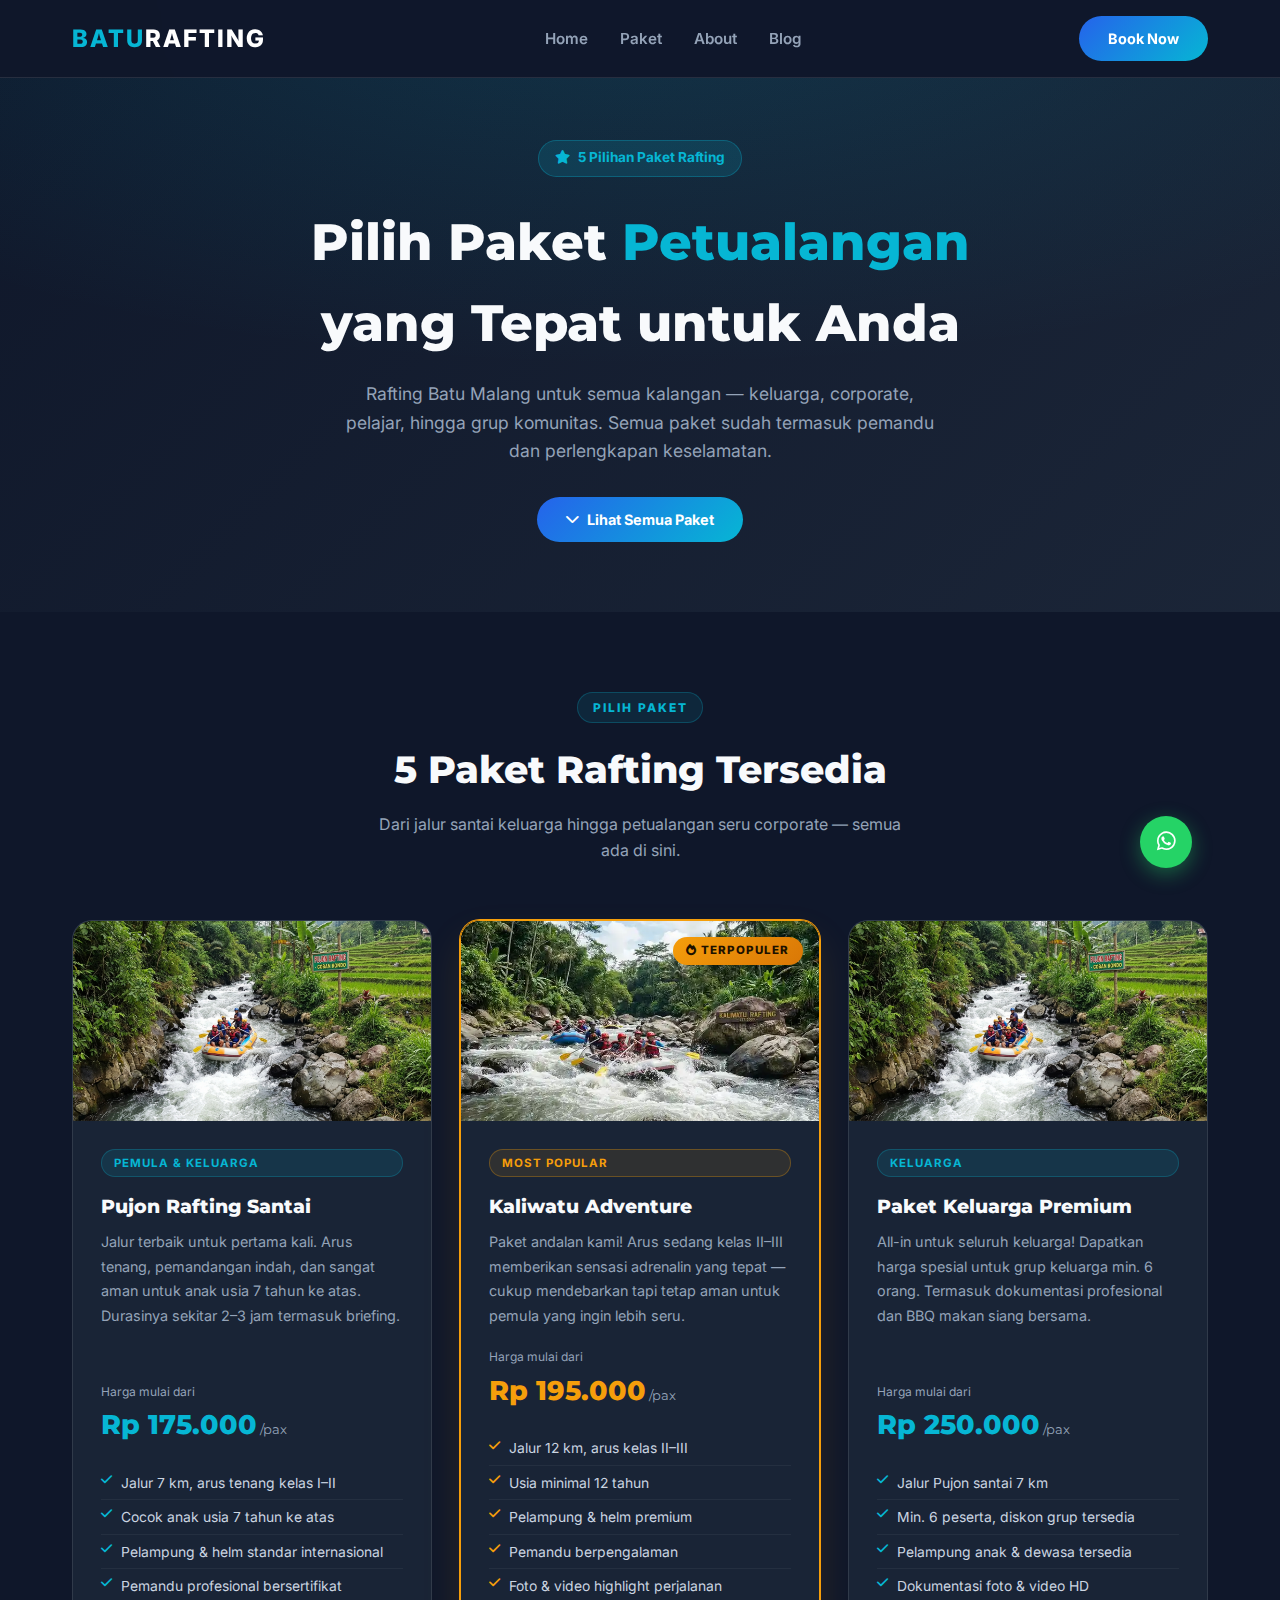
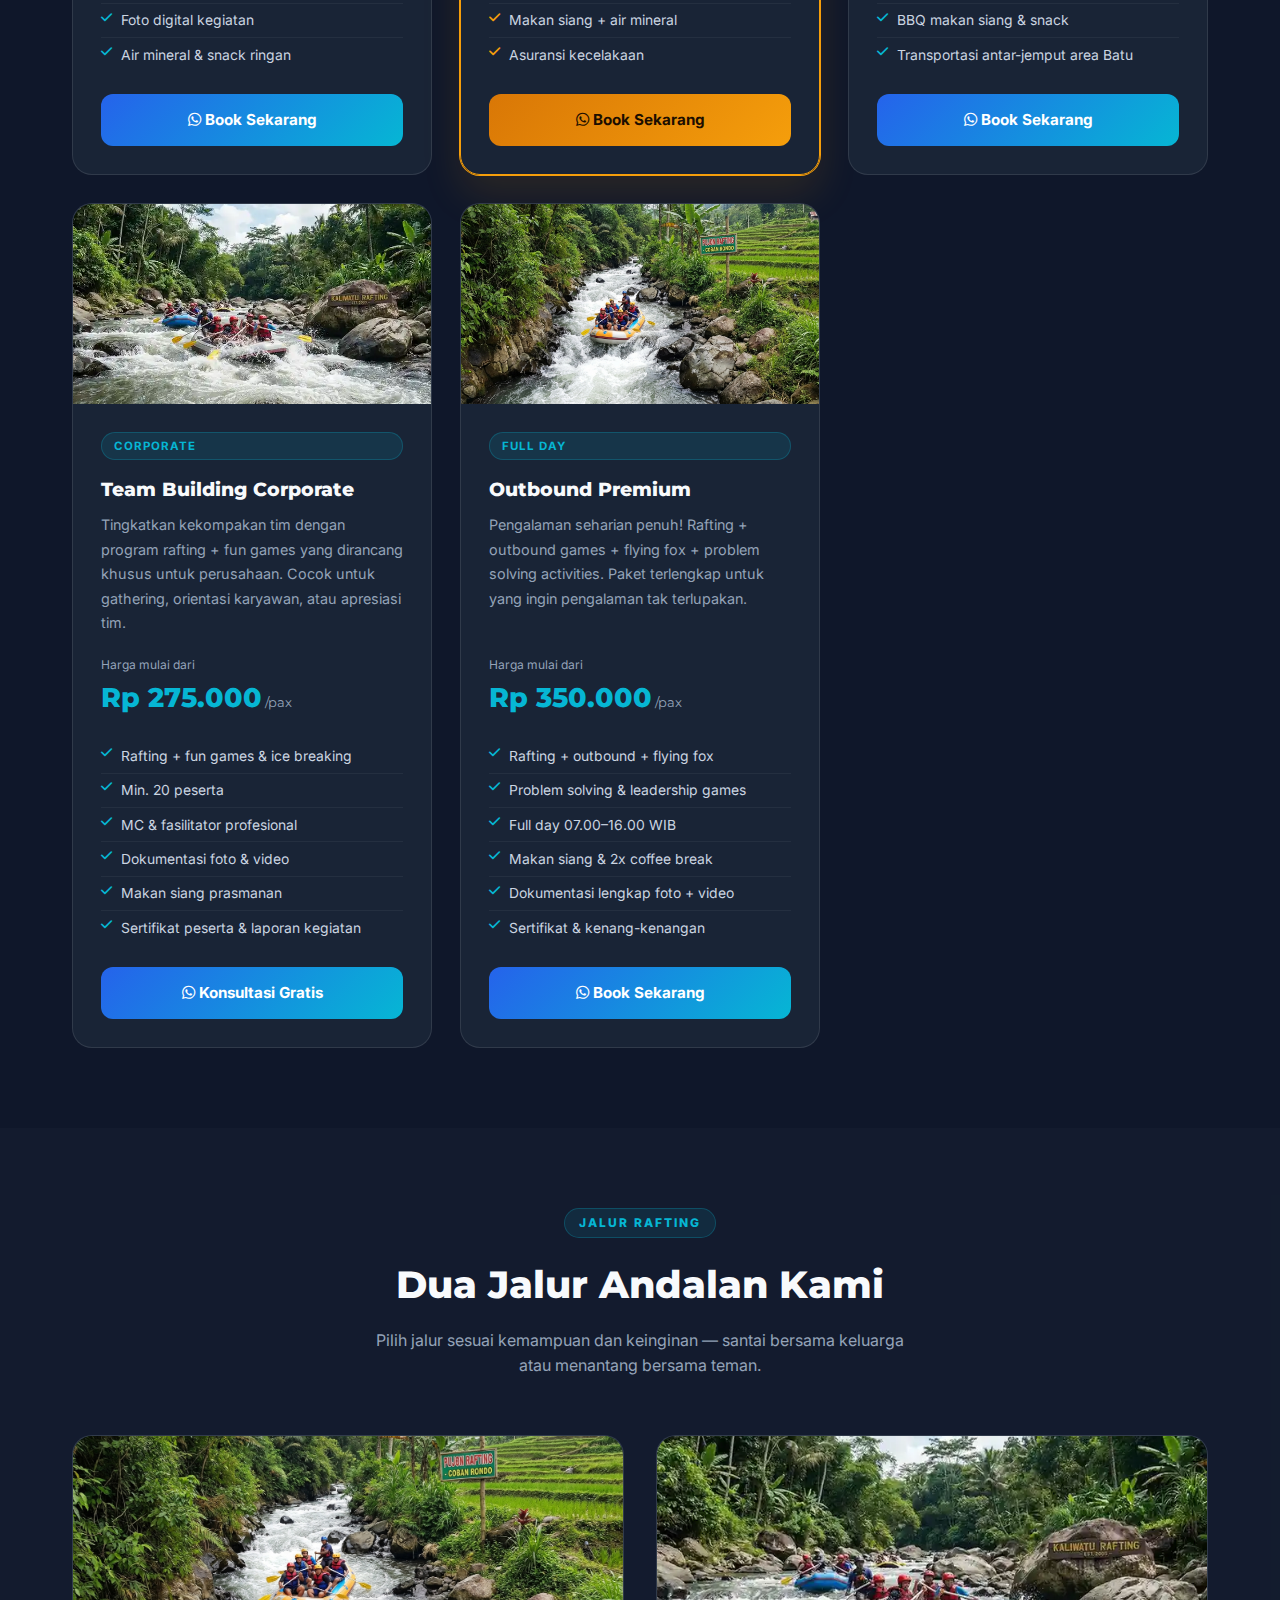
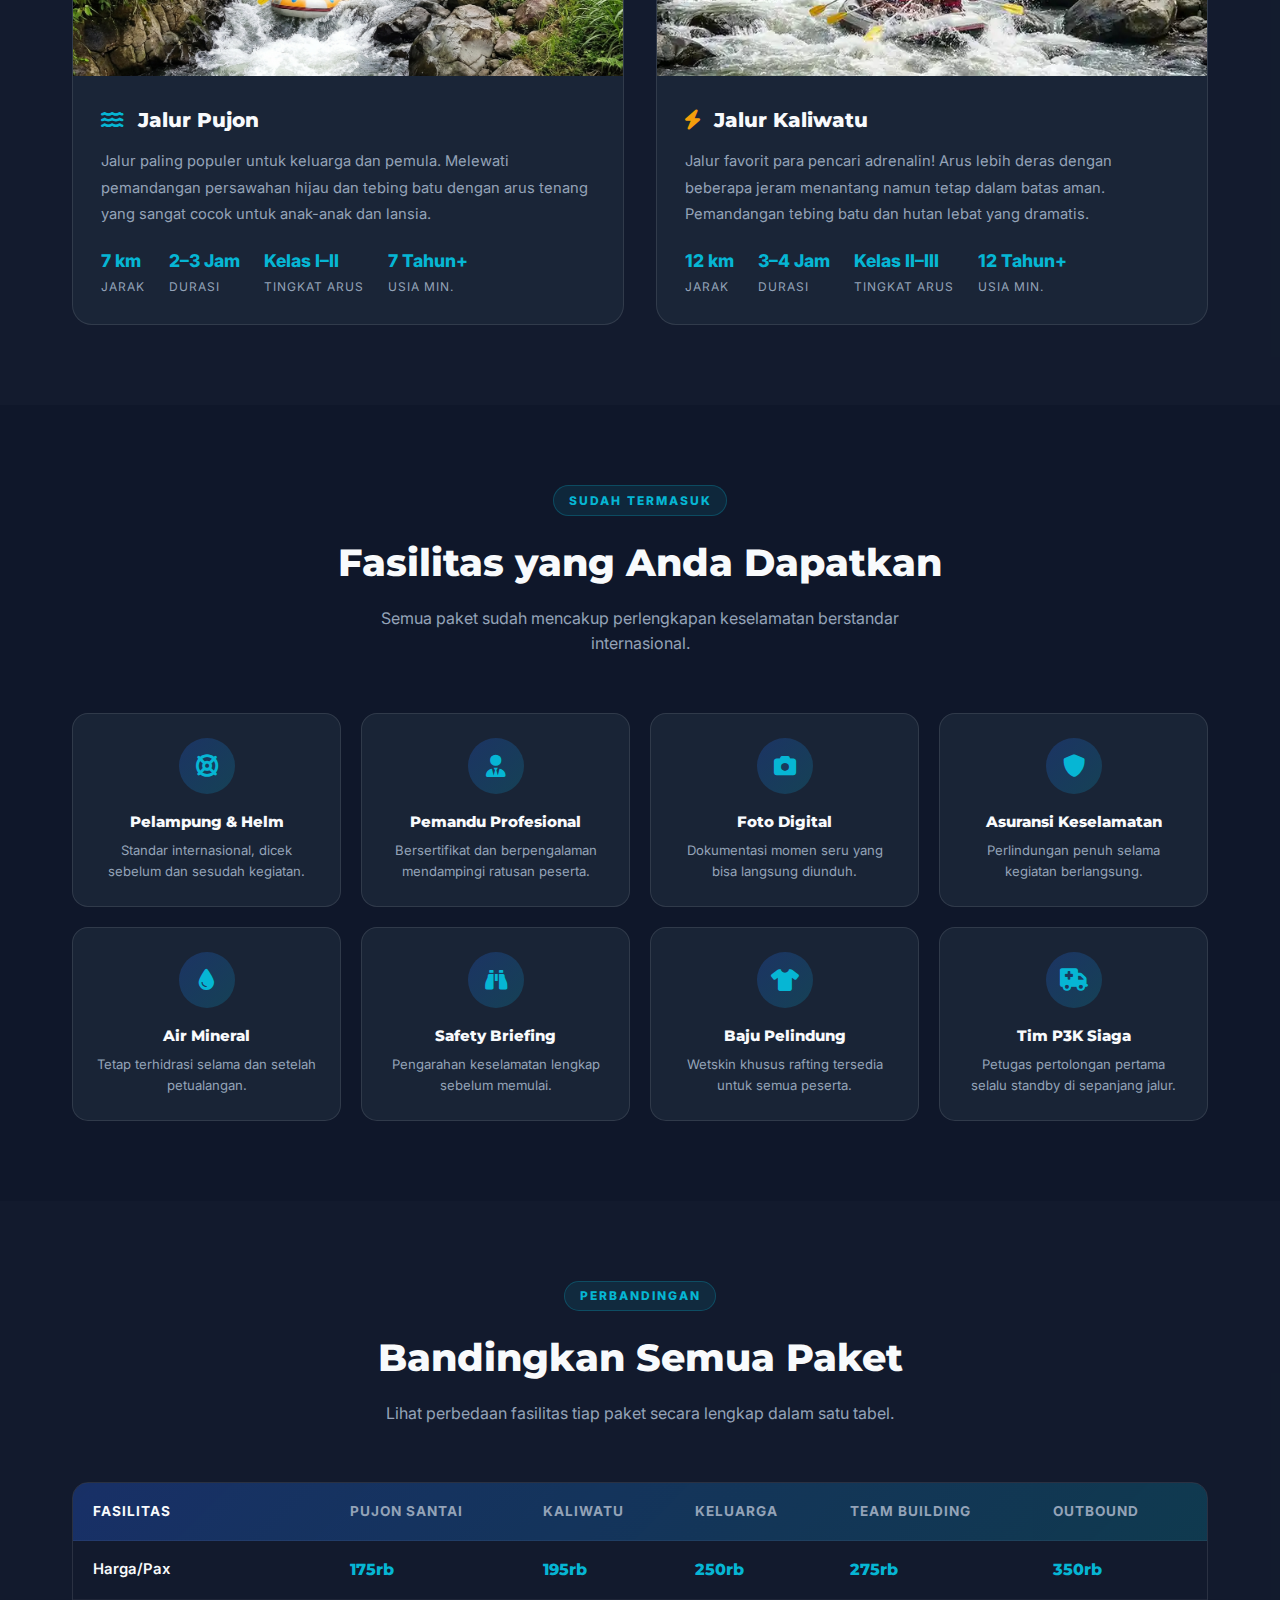
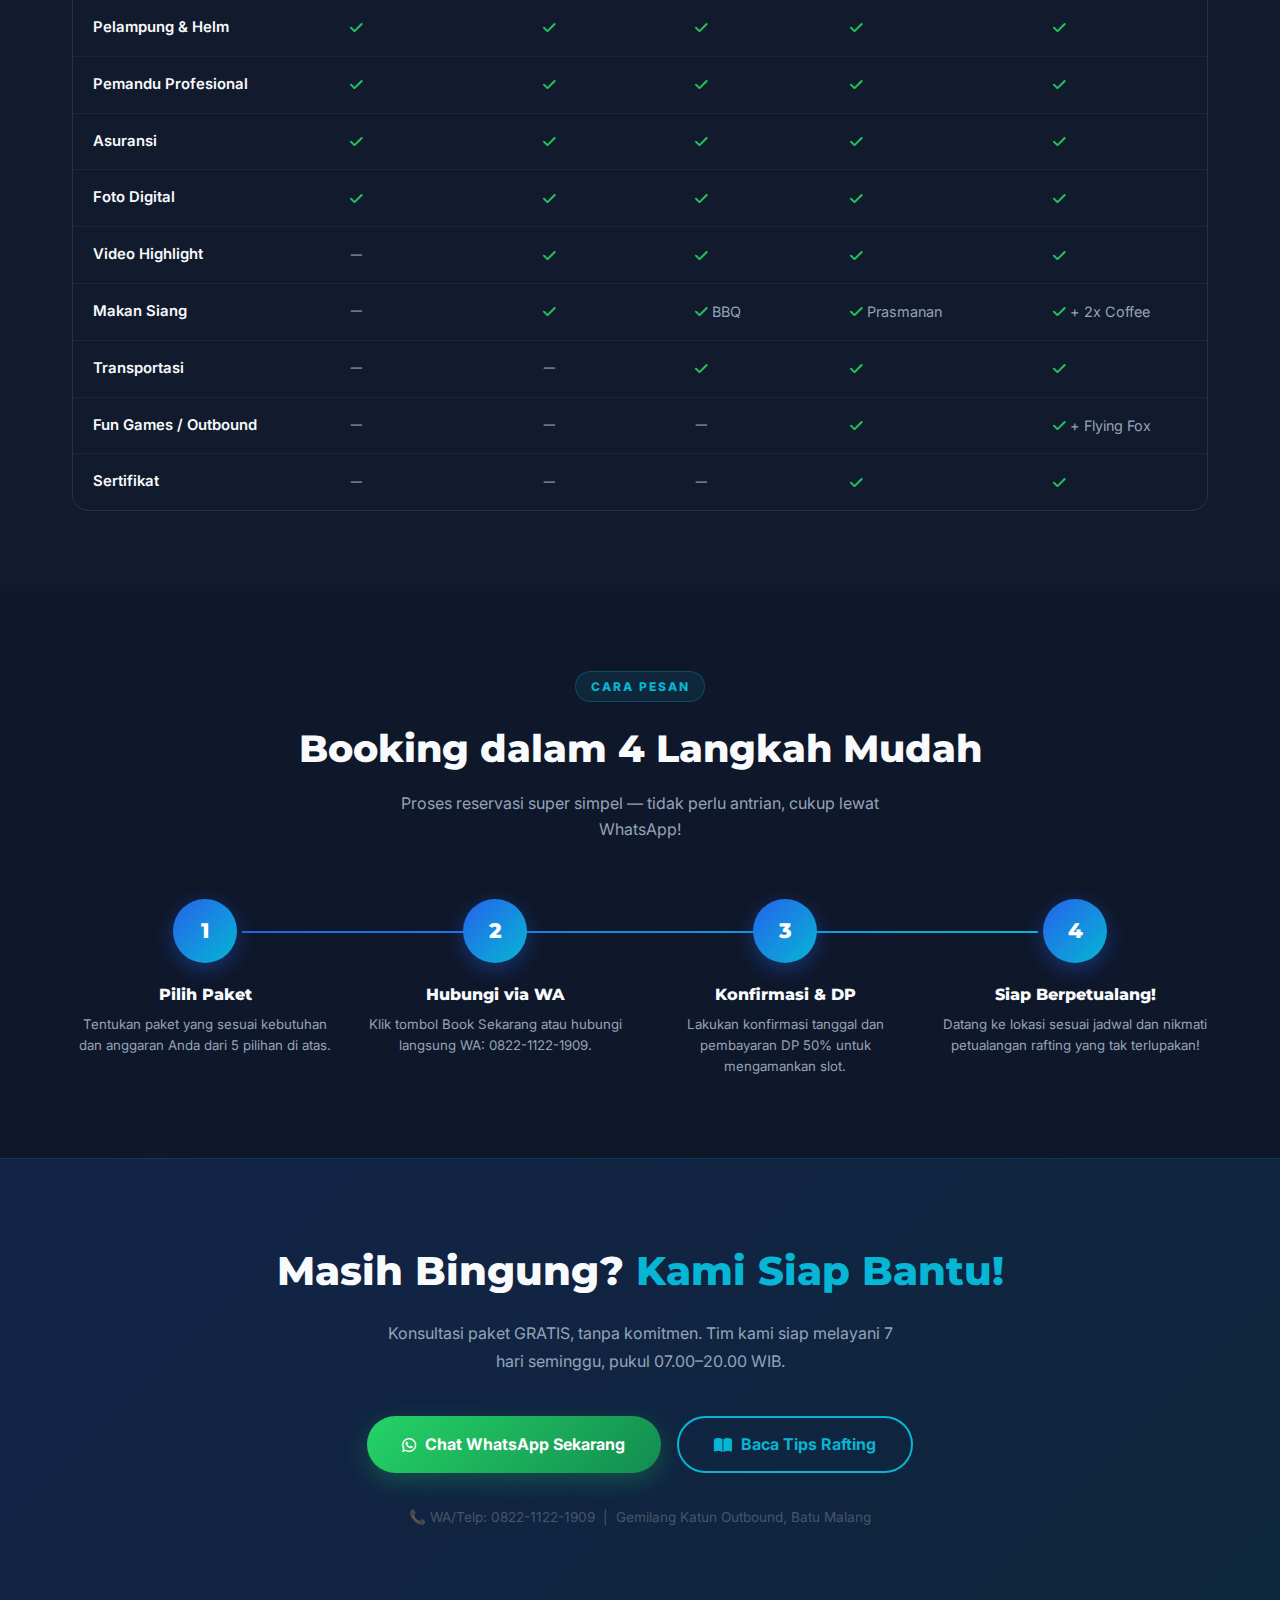
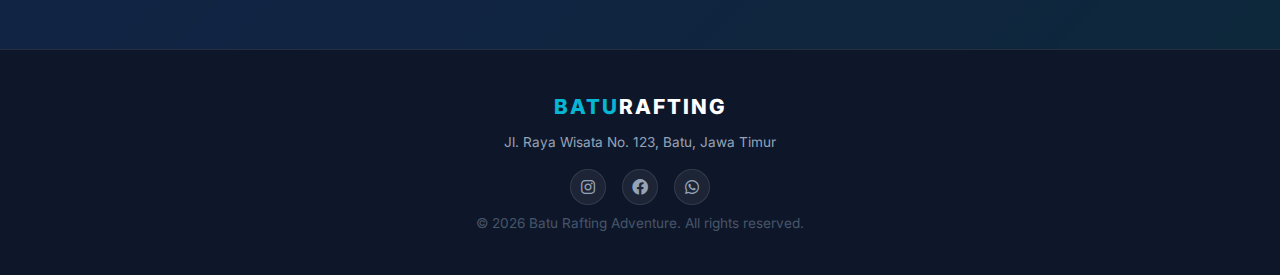
<file: paket.html>
<!DOCTYPE html>
<html lang="id">

<head>
    <meta charset="UTF-8">
    <meta name="viewport" content="width=device-width, initial-scale=1.0">
    <title>Paket Rafting Batu Malang | Harga & Fasilitas Lengkap | WA: 0822-1122-1909</title>

    <meta name="description"
        content="Paket rafting Batu Malang lengkap dengan harga terjangkau. Tersedia Pujon Santai, Kaliwatu Adventure, Paket Keluarga, Team Building, dan Outbound Premium. Hubungi WA: 0822-1122-1909.">
    <meta name="keywords"
        content="paket rafting batu malang, harga rafting malang, rafting murah malang, paket outbound batu, team building rafting">
    <link rel="canonical" href="https://baturaftingadventure.com/paket.html">

    <meta property="og:type" content="website">
    <meta property="og:url" content="https://baturaftingadventure.com/paket.html">
    <meta property="og:title" content="Paket Rafting Batu Malang | Harga & Fasilitas Lengkap">
    <meta property="og:description"
        content="5 Pilihan paket rafting Batu Malang dengan harga terjangkau dan fasilitas premium. Cocok untuk keluarga, corporate, dan pelajar.">
    <meta property="og:image" content="https://baturaftingadventure.com/img/12.webp">

    <link rel="preconnect" href="https://fonts.googleapis.com">
    <link rel="preconnect" href="https://fonts.gstatic.com" crossorigin>
    <link rel="stylesheet"
        href="https://fonts.googleapis.com/css2?family=Montserrat:wght@400;600;700;800&family=Inter:wght@300;400;500;600&display=swap">
    <link rel="stylesheet" href="https://cdnjs.cloudflare.com/ajax/libs/font-awesome/6.0.0/css/all.min.css">
    <link rel="icon" type="image/x-icon" href="favicon.ico">

    <script type="application/ld+json">
    {
      "@context": "https://schema.org",
      "@type": "ItemList",
      "name": "Paket Rafting Batu Malang",
      "url": "https://baturaftingadventure.com/paket.html",
      "itemListElement": [
        {"@type": "ListItem", "position": 1, "name": "Pujon Rafting Santai", "description": "Jalur santai 7km cocok untuk keluarga"},
        {"@type": "ListItem", "position": 2, "name": "Kaliwatu Adventure", "description": "Jalur menantang dengan arus sedang"},
        {"@type": "ListItem", "position": 3, "name": "Paket Keluarga Premium", "description": "Paket all-in untuk seluruh anggota keluarga"},
        {"@type": "ListItem", "position": 4, "name": "Team Building Corporate", "description": "Paket khusus untuk perusahaan dan instansi"},
        {"@type": "ListItem", "position": 5, "name": "Outbound Premium", "description": "Paket outbound + rafting full day"}
      ]
    }
    </script>

    <style>
        *,
        *::before,
        *::after {
            margin: 0;
            padding: 0;
            box-sizing: border-box;
        }

        :root {
            --primary: #2563eb;
            --accent: #06b6d4;
            --gold: #f59e0b;
            --bg-dark: #0f172a;
            --bg-card: rgba(30, 41, 59, .75);
            --text-white: #f8fafc;
            --text-gray: #94a3b8;
            --glass-border: rgba(255, 255, 255, .1);
            --transition: all .3s ease;
        }

        html,
        body {
            overflow-x: hidden;
            width: 100%;
        }

        body {
            font-family: 'Inter', sans-serif;
            background-color: var(--bg-dark);
            color: var(--text-white);
            line-height: 1.6;
        }

        h1,
        h2,
        h3,
        h4 {
            font-family: 'Montserrat', sans-serif;
            font-weight: 800;
        }

        a {
            text-decoration: none;
            color: inherit;
            transition: var(--transition);
        }

        ul {
            list-style: none;
        }

        img {
            max-width: 100%;
            display: block;
        }

        .container {
            max-width: 1200px;
            margin: 0 auto;
            padding: 0 2rem;
        }

        /* ── NAV ── */
        nav {
            position: fixed;
            top: 0;
            width: 100%;
            z-index: 1000;
            padding: 1rem 0;
            background: rgba(15, 23, 42, .97);
            backdrop-filter: blur(16px);
            border-bottom: 1px solid var(--glass-border);
        }

        nav .container {
            display: flex;
            justify-content: space-between;
            align-items: center;
        }

        .logo {
            font-size: 1.5rem;
            font-weight: 800;
            color: var(--accent);
            text-transform: uppercase;
            letter-spacing: 2px;
        }

        .nav-links {
            display: flex;
            gap: 2rem;
        }

        .nav-links a {
            font-size: .95rem;
            font-weight: 600;
            color: var(--text-gray);
            transition: color .3s;
        }

        .nav-links a:hover,
        .nav-links a.active {
            color: var(--text-white);
        }

        .menu-toggle {
            display: none;
            font-size: 1.5rem;
            color: white;
            cursor: pointer;
        }

        .btn-primary {
            display: inline-block;
            padding: .7rem 1.8rem;
            border-radius: 50px;
            background: linear-gradient(135deg, var(--primary), var(--accent));
            color: white;
            font-weight: 700;
            font-size: .9rem;
            transition: transform .3s, box-shadow .3s;
        }

        .btn-primary:hover {
            transform: translateY(-2px);
            box-shadow: 0 8px 20px rgba(6, 182, 212, .3);
        }

        /* ── HERO ── */
        .page-hero {
            padding: 140px 0 70px;
            background: linear-gradient(135deg, rgba(15, 23, 42, 1) 0%, rgba(30, 41, 59, .8) 100%);
            text-align: center;
            position: relative;
            overflow: hidden;
        }

        .page-hero::before {
            content: '';
            position: absolute;
            inset: 0;
            background: radial-gradient(ellipse 80% 60% at 50% 0%, rgba(6, 182, 212, .15), transparent);
            pointer-events: none;
        }

        .page-hero h1 {
            font-size: clamp(2rem, 5vw, 3.2rem);
            margin-bottom: 1rem;
            position: relative;
        }

        .page-hero h1 span {
            color: var(--accent);
        }

        .page-hero p {
            font-size: 1.1rem;
            color: var(--text-gray);
            max-width: 600px;
            margin: 0 auto 1.5rem;
            position: relative;
        }

        .hero-badge {
            display: inline-flex;
            align-items: center;
            gap: .5rem;
            background: rgba(6, 182, 212, .15);
            border: 1px solid rgba(6, 182, 212, .3);
            padding: .4rem 1rem;
            border-radius: 50px;
            font-size: .85rem;
            color: var(--accent);
            font-weight: 700;
            margin-bottom: 1.5rem;
            position: relative;
        }

        /* ── SECTION COMMON ── */
        section {
            padding: 80px 0;
        }

        .section-label {
            display: inline-block;
            font-size: .75rem;
            font-weight: 800;
            letter-spacing: 2px;
            text-transform: uppercase;
            color: var(--accent);
            background: rgba(6, 182, 212, .1);
            border: 1px solid rgba(6, 182, 212, .25);
            padding: .3rem .9rem;
            border-radius: 50px;
            margin-bottom: 1rem;
        }

        .section-title {
            text-align: center;
            margin-bottom: 3.5rem;
        }

        .section-title h2 {
            font-size: clamp(1.8rem, 4vw, 2.4rem);
            margin-bottom: .75rem;
        }

        .section-title p {
            color: var(--text-gray);
            font-size: 1rem;
            max-width: 540px;
            margin: 0 auto;
        }

        /* ── PAKET CARDS ── */
        .paket-grid {
            display: grid;
            grid-template-columns: repeat(3, 1fr);
            gap: 1.75rem;
        }

        .paket-card {
            background: var(--bg-card);
            border: 1px solid var(--glass-border);
            border-radius: 1.25rem;
            overflow: hidden;
            display: flex;
            flex-direction: column;
            transition: transform .35s ease, border-color .35s ease, box-shadow .35s ease;
            position: relative;
        }

        .paket-card:hover {
            transform: translateY(-10px);
            border-color: var(--accent);
            box-shadow: 0 24px 50px rgba(6, 182, 212, .14);
        }

        .paket-card.featured {
            border-color: var(--gold);
            box-shadow: 0 0 0 1px var(--gold), 0 20px 40px rgba(245, 158, 11, .12);
        }

        .paket-card.featured:hover {
            box-shadow: 0 0 0 1px var(--gold), 0 28px 60px rgba(245, 158, 11, .22);
        }

        .badge-popular {
            position: absolute;
            top: 1rem;
            right: 1rem;
            z-index: 2;
            background: linear-gradient(135deg, var(--gold), #d97706);
            color: #1c1100;
            font-size: .72rem;
            font-weight: 800;
            padding: .3rem .85rem;
            border-radius: 50px;
            letter-spacing: 1px;
            text-transform: uppercase;
        }

        .card-img {
            width: 100%;
            height: 200px;
            object-fit: cover;
            transition: transform .5s ease;
        }

        .paket-card:hover .card-img {
            transform: scale(1.04);
        }

        .card-img-wrap {
            overflow: hidden;
            position: relative;
        }

        .card-body {
            padding: 1.75rem;
            flex: 1;
            display: flex;
            flex-direction: column;
        }

        .card-tag {
            display: inline-block;
            font-size: .72rem;
            font-weight: 700;
            text-transform: uppercase;
            letter-spacing: 1px;
            color: var(--accent);
            background: rgba(6, 182, 212, .12);
            border: 1px solid rgba(6, 182, 212, .25);
            border-radius: 50px;
            padding: .25rem .75rem;
            margin-bottom: .9rem;
        }

        .card-tag.gold {
            color: var(--gold);
            background: rgba(245, 158, 11, .1);
            border-color: rgba(245, 158, 11, .3);
        }

        .card-title {
            font-size: 1.2rem;
            margin-bottom: .5rem;
            color: var(--text-white);
        }

        .card-desc {
            font-size: .9rem;
            color: var(--text-gray);
            line-height: 1.7;
            margin-bottom: 1.2rem;
            flex: 1;
        }

        .card-price {
            margin-bottom: 1.2rem;
        }

        .price-label {
            font-size: .75rem;
            color: var(--text-gray);
            margin-bottom: .15rem;
        }

        .price-main {
            font-size: 1.7rem;
            font-weight: 800;
            color: var(--accent);
            font-family: 'Montserrat', sans-serif;
        }

        .price-main.gold-price {
            color: var(--gold);
        }

        .price-per {
            font-size: .82rem;
            color: var(--text-gray);
            margin-left: .2rem;
            font-weight: 400;
        }

        .card-features {
            margin-bottom: 1.4rem;
        }

        .card-features li {
            display: flex;
            align-items: flex-start;
            gap: .55rem;
            font-size: .87rem;
            color: #cbd5e1;
            padding: .35rem 0;
            border-bottom: 1px solid rgba(255, 255, 255, .05);
        }

        .card-features li:last-child {
            border-bottom: none;
        }

        .card-features li .icon {
            color: var(--accent);
            font-size: .8rem;
            margin-top: .15rem;
            flex-shrink: 0;
        }

        .card-features li .icon.gold {
            color: var(--gold);
        }

        .btn-book {
            display: block;
            text-align: center;
            padding: .85rem;
            border-radius: .75rem;
            font-weight: 700;
            font-size: .95rem;
            background: linear-gradient(135deg, var(--primary), var(--accent));
            color: white;
            transition: transform .3s, box-shadow .3s;
        }

        .btn-book:hover {
            transform: translateY(-2px);
            box-shadow: 0 10px 25px rgba(6, 182, 212, .3);
        }

        .btn-book.gold-btn {
            background: linear-gradient(135deg, #d97706, var(--gold));
            color: #1c0e00;
        }

        .btn-book.gold-btn:hover {
            box-shadow: 0 10px 25px rgba(245, 158, 11, .35);
        }

        /* ── JALUR SECTION ── */
        .jalur-section {
            background: rgba(30, 41, 59, .25);
        }

        .jalur-grid {
            display: grid;
            grid-template-columns: 1fr 1fr;
            gap: 2rem;
        }

        .jalur-card {
            background: var(--bg-card);
            border: 1px solid var(--glass-border);
            border-radius: 1.25rem;
            overflow: hidden;
            transition: border-color .3s, box-shadow .3s;
        }

        .jalur-card:hover {
            border-color: var(--accent);
            box-shadow: 0 16px 40px rgba(6, 182, 212, .1);
        }

        .jalur-img {
            width: 100%;
            height: 240px;
            object-fit: cover;
        }

        .jalur-body {
            padding: 1.75rem;
        }

        .jalur-body h3 {
            font-size: 1.25rem;
            margin-bottom: .75rem;
        }

        .jalur-body p {
            color: var(--text-gray);
            font-size: .92rem;
            line-height: 1.8;
            margin-bottom: 1.2rem;
        }

        .jalur-stats {
            display: flex;
            gap: 1.5rem;
            flex-wrap: wrap;
        }

        .jalur-stat {
            display: flex;
            flex-direction: column;
            gap: .15rem;
        }

        .jalur-stat .stat-val {
            font-size: 1.1rem;
            font-weight: 800;
            color: var(--accent);
        }

        .jalur-stat .stat-lbl {
            font-size: .75rem;
            color: var(--text-gray);
            text-transform: uppercase;
            letter-spacing: 1px;
        }

        /* ── FASILITAS INCLUDE ── */
        .include-grid {
            display: grid;
            grid-template-columns: repeat(4, 1fr);
            gap: 1.25rem;
        }

        .include-item {
            background: var(--bg-card);
            border: 1px solid var(--glass-border);
            border-radius: 1rem;
            padding: 1.5rem;
            text-align: center;
            transition: border-color .3s, transform .3s;
        }

        .include-item:hover {
            border-color: var(--accent);
            transform: translateY(-4px);
        }

        .include-icon {
            width: 56px;
            height: 56px;
            border-radius: 50%;
            margin: 0 auto 1rem;
            background: linear-gradient(135deg, rgba(37, 99, 235, .25), rgba(6, 182, 212, .2));
            display: flex;
            align-items: center;
            justify-content: center;
            font-size: 1.4rem;
            color: var(--accent);
        }

        .include-item h4 {
            font-size: .95rem;
            margin-bottom: .35rem;
        }

        .include-item p {
            font-size: .82rem;
            color: var(--text-gray);
            line-height: 1.6;
        }

        /* ── CARA BOOKING ── */
        .booking-steps {
            display: grid;
            grid-template-columns: repeat(4, 1fr);
            gap: 1.5rem;
            position: relative;
        }

        .booking-steps::before {
            content: '';
            position: absolute;
            top: 2rem;
            left: calc(12.5% + 1.75rem);
            right: calc(12.5% + 1.75rem);
            height: 2px;
            background: linear-gradient(to right, var(--primary), var(--accent));
            z-index: 0;
        }

        .step-card {
            text-align: center;
            position: relative;
            z-index: 1;
        }

        .step-num {
            width: 64px;
            height: 64px;
            border-radius: 50%;
            margin: 0 auto 1.25rem;
            background: linear-gradient(135deg, var(--primary), var(--accent));
            display: flex;
            align-items: center;
            justify-content: center;
            font-size: 1.3rem;
            font-weight: 800;
            color: white;
            font-family: 'Montserrat', sans-serif;
            box-shadow: 0 6px 20px rgba(37, 99, 235, .4);
        }

        .step-card h4 {
            font-size: .97rem;
            margin-bottom: .4rem;
        }

        .step-card p {
            font-size: .83rem;
            color: var(--text-gray);
            line-height: 1.6;
        }

        /* ── PERBANDINGAN TABLE ── */
        .compare-wrap {
            overflow-x: auto;
            border-radius: 1rem;
            border: 1px solid var(--glass-border);
        }

        table {
            width: 100%;
            border-collapse: collapse;
            min-width: 620px;
        }

        thead {
            background: linear-gradient(135deg, rgba(37, 99, 235, .3), rgba(6, 182, 212, .2));
        }

        thead th {
            padding: 1.1rem 1.25rem;
            text-align: left;
            font-size: .85rem;
            color: var(--text-gray);
            font-weight: 700;
            text-transform: uppercase;
            letter-spacing: 1px;
        }

        thead th:first-child {
            color: var(--text-white);
        }

        tbody tr {
            border-top: 1px solid rgba(255, 255, 255, .05);
            transition: background .2s;
        }

        tbody tr:hover {
            background: rgba(6, 182, 212, .04);
        }

        tbody td {
            padding: 1rem 1.25rem;
            font-size: .9rem;
            color: var(--text-gray);
        }

        tbody td:first-child {
            color: var(--text-white);
            font-weight: 600;
            font-size: .93rem;
        }

        .check {
            color: #22c55e;
        }

        .cross {
            color: #64748b;
        }

        .price-cell {
            color: var(--accent);
            font-weight: 800;
            font-size: 1rem;
            font-family: 'Montserrat', sans-serif;
        }

        /* ── CTA BOTTOM ── */
        .cta-bottom {
            background: linear-gradient(135deg, rgba(37, 99, 235, .15), rgba(6, 182, 212, .1));
            border-top: 1px solid rgba(6, 182, 212, .15);
            padding: 80px 0;
            text-align: center;
        }

        .cta-bottom h2 {
            font-size: clamp(1.8rem, 4vw, 2.5rem);
            margin-bottom: 1rem;
        }

        .cta-bottom p {
            color: var(--text-gray);
            max-width: 520px;
            margin: 0 auto 2.5rem;
            font-size: 1rem;
            line-height: 1.8;
        }

        .cta-btns {
            display: flex;
            justify-content: center;
            gap: 1rem;
            flex-wrap: wrap;
        }

        .btn-wa {
            display: inline-flex;
            align-items: center;
            gap: .6rem;
            background: linear-gradient(135deg, #25d366, #128c50);
            color: white;
            padding: .9rem 2.2rem;
            border-radius: 50px;
            font-weight: 700;
            font-size: 1rem;
            transition: transform .3s, box-shadow .3s;
            box-shadow: 0 8px 24px rgba(37, 211, 102, .25);
        }

        .btn-wa:hover {
            transform: translateY(-3px);
            box-shadow: 0 14px 32px rgba(37, 211, 102, .4);
        }

        .btn-outline {
            display: inline-flex;
            align-items: center;
            gap: .6rem;
            border: 2px solid var(--accent);
            color: var(--accent);
            padding: .85rem 2.2rem;
            border-radius: 50px;
            font-weight: 700;
            font-size: 1rem;
            transition: background .3s, color .3s, transform .3s;
        }

        .btn-outline:hover {
            background: var(--accent);
            color: #0f172a;
            transform: translateY(-3px);
        }

        /* ── FLOATING ── */
        .floating-btn {
            position: fixed;
            bottom: 2rem;
            width: 52px;
            height: 52px;
            border-radius: 50%;
            display: flex;
            align-items: center;
            justify-content: center;
            font-size: 1.35rem;
            z-index: 999;
            cursor: pointer;
            border: none;
            transition: transform .3s, box-shadow .3s;
            text-decoration: none;
        }

        .btn-wa-float {
            right: 5.5rem;
            background: #25d366;
            color: white;
            box-shadow: 0 6px 20px rgba(37, 211, 102, .4);
        }

        .btn-scroll {
            right: 2rem;
            background: linear-gradient(135deg, var(--primary), var(--accent));
            color: white;
            opacity: 0;
            pointer-events: none;
            transition: opacity .3s;
        }

        .btn-scroll.active {
            opacity: 1;
            pointer-events: all;
        }

        .floating-btn:hover {
            transform: translateY(-4px) scale(1.08);
        }

        /* ── FOOTER ── */
        footer {
            background: rgba(15, 23, 42, .95);
            padding: 2.5rem 0;
            text-align: center;
            border-top: 1px solid var(--glass-border);
        }

        footer .logo {
            font-size: 1.3rem;
            margin-bottom: .5rem;
            color: var(--accent);
        }

        footer p {
            color: #475569;
            font-size: .85rem;
            margin-top: .4rem;
        }

        .footer-socials {
            display: flex;
            justify-content: center;
            gap: 1rem;
            margin: 1rem 0 .5rem;
        }

        .footer-socials a {
            width: 36px;
            height: 36px;
            border-radius: 50%;
            background: rgba(255, 255, 255, .06);
            border: 1px solid var(--glass-border);
            display: flex;
            align-items: center;
            justify-content: center;
            color: var(--text-gray);
            transition: color .3s, background .3s;
        }

        .footer-socials a:hover {
            color: var(--accent);
            background: rgba(6, 182, 212, .12);
        }

        /* ── MOBILE NAV ── */
        @media (max-width: 768px) {
            nav .btn-primary {
                display: none;
            }

            .menu-toggle {
                display: block;
                order: 2;
            }

            .logo {
                order: 1;
            }

            .nav-links {
                position: fixed;
                top: 0;
                right: 0;
                width: 280px;
                height: 100vh;
                background: rgba(15, 23, 42, .98);
                backdrop-filter: blur(30px);
                flex-direction: column;
                justify-content: center;
                align-items: center;
                transform: translateX(100%);
                transition: transform .6s cubic-bezier(.85, 0, .15, 1);
                z-index: 2000;
                border-left: 1px solid var(--glass-border);
                padding: 3rem 1rem;
            }

            .nav-links.active {
                transform: translateX(0);
            }

            .nav-links li {
                margin: .8rem 0;
            }

            .nav-links a {
                font-size: 1rem;
                color: white;
                letter-spacing: 1px;
            }

            .nav-links li.mobile-cta {
                margin-top: 2rem;
            }

            .nav-links li.mobile-cta .btn-primary {
                display: inline-block;
                padding: .7rem 2rem;
            }
        }

        /* ── RESPONSIVE ── */
        @media (max-width: 1024px) {
            .paket-grid {
                grid-template-columns: repeat(2, 1fr);
            }

            .include-grid {
                grid-template-columns: repeat(2, 1fr);
            }
        }

        @media (max-width: 768px) {
            .paket-grid {
                grid-template-columns: 1fr;
            }

            .jalur-grid {
                grid-template-columns: 1fr;
            }

            .include-grid {
                grid-template-columns: repeat(2, 1fr);
            }

            .booking-steps {
                grid-template-columns: repeat(2, 1fr);
            }

            .booking-steps::before {
                display: none;
            }

            section {
                padding: 60px 0;
            }
        }

        @media (max-width: 480px) {
            .include-grid {
                grid-template-columns: 1fr;
            }

            .booking-steps {
                grid-template-columns: 1fr;
            }

            .cta-btns {
                flex-direction: column;
                align-items: center;
            }

            .btn-wa,
            .btn-outline {
                width: 100%;
                justify-content: center;
            }
        }
    </style>
</head>

<body>

    <nav id="navbar">
        <div class="container">
            <a href="index.html" class="logo">Batu<span style="color:#fff">Rafting</span></a>
            <div class="menu-toggle" id="menuToggle" aria-label="Buka menu navigasi" role="button" tabindex="0">
                <i class="fas fa-bars"></i>
            </div>
            <ul class="nav-links" id="navLinks">
                <li><a href="index.html">Home</a></li>
                <li><a href="paket.html">Paket</a></li>
                <li><a href="about.html">About</a></li>
                <li><a href="blog.html">Blog</a></li>
            </ul>
            <a href="https://wa.me/6282211221909" class="btn btn-primary" rel="noopener noreferrer">Book Now</a>
        </div>
    </nav>

    <!-- HERO -->
    <header class="page-hero">
        <div class="container">
            <div class="hero-badge"><i class="fas fa-star"></i> 5 Pilihan Paket Rafting</div>
            <h1>Pilih Paket <span>Petualangan</span><br>yang Tepat untuk Anda</h1>
            <p>Rafting Batu Malang untuk semua kalangan — keluarga, corporate, pelajar, hingga grup komunitas. Semua
                paket sudah termasuk pemandu dan perlengkapan keselamatan.</p>
            <a href="#paket-list" class="btn-primary"
                style="display:inline-flex;align-items:center;gap:.5rem;margin-top:.5rem">
                <i class="fas fa-chevron-down"></i> Lihat Semua Paket
            </a>
        </div>
    </header>

    <!-- ── PAKET LIST ── -->
    <section id="paket-list">
        <div class="container">
            <div class="section-title">
                <span class="section-label">Pilih Paket</span>
                <h2>5 Paket Rafting Tersedia</h2>
                <p>Dari jalur santai keluarga hingga petualangan seru corporate — semua ada di sini.</p>
            </div>

            <div class="paket-grid">

                <!-- PAKET 1 -->
                <div class="paket-card">
                    <div class="card-img-wrap">
                        <img src="img/12.webp" alt="Pujon Rafting Santai Batu Malang" class="card-img" loading="lazy">
                    </div>
                    <div class="card-body">
                        <span class="card-tag">Pemula & Keluarga</span>
                        <h3 class="card-title">Pujon Rafting Santai</h3>
                        <p class="card-desc">Jalur terbaik untuk pertama kali. Arus tenang, pemandangan indah, dan
                            sangat aman untuk anak usia 7 tahun ke atas. Durasinya sekitar 2–3 jam termasuk briefing.
                        </p>
                        <div class="card-price">
                            <div class="price-label">Harga mulai dari</div>
                            <div class="price-main">Rp 175.000<span class="price-per">/pax</span></div>
                        </div>
                        <ul class="card-features">
                            <li><i class="fas fa-check icon"></i> Jalur 7 km, arus tenang kelas I–II</li>
                            <li><i class="fas fa-check icon"></i> Cocok anak usia 7 tahun ke atas</li>
                            <li><i class="fas fa-check icon"></i> Pelampung & helm standar internasional</li>
                            <li><i class="fas fa-check icon"></i> Pemandu profesional bersertifikat</li>
                            <li><i class="fas fa-check icon"></i> Foto digital kegiatan</li>
                            <li><i class="fas fa-check icon"></i> Air mineral & snack ringan</li>
                        </ul>
                        <a href="https://wa.me/6282211221909?text=Halo%2C%20saya%20tertarik%20Paket%20Pujon%20Rafting%20Santai.%20Bisa%20minta%20info%20lebih%20lanjut%3F"
                            target="_blank" rel="noopener noreferrer" class="btn-book">
                            <i class="fab fa-whatsapp"></i> Book Sekarang
                        </a>
                    </div>
                </div>

                <!-- PAKET 2 (FEATURED) -->
                <div class="paket-card featured">
                    <span class="badge-popular"><i class="fas fa-fire"></i> Terpopuler</span>
                    <div class="card-img-wrap">
                        <img src="img/23 (1).webp" alt="Kaliwatu Rafting Adventure Batu Malang" class="card-img"
                            loading="lazy">
                    </div>
                    <div class="card-body">
                        <span class="card-tag gold">Most Popular</span>
                        <h3 class="card-title">Kaliwatu Adventure</h3>
                        <p class="card-desc">Paket andalan kami! Arus sedang kelas II–III memberikan sensasi adrenalin
                            yang tepat — cukup mendebarkan tapi tetap aman untuk pemula yang ingin lebih seru.</p>
                        <div class="card-price">
                            <div class="price-label">Harga mulai dari</div>
                            <div class="price-main gold-price">Rp 195.000<span class="price-per">/pax</span></div>
                        </div>
                        <ul class="card-features">
                            <li><i class="fas fa-check icon gold"></i> Jalur 12 km, arus kelas II–III</li>
                            <li><i class="fas fa-check icon gold"></i> Usia minimal 12 tahun</li>
                            <li><i class="fas fa-check icon gold"></i> Pelampung & helm premium</li>
                            <li><i class="fas fa-check icon gold"></i> Pemandu berpengalaman</li>
                            <li><i class="fas fa-check icon gold"></i> Foto & video highlight perjalanan</li>
                            <li><i class="fas fa-check icon gold"></i> Makan siang + air mineral</li>
                            <li><i class="fas fa-check icon gold"></i> Asuransi kecelakaan</li>
                        </ul>
                        <a href="https://wa.me/6282211221909?text=Halo%2C%20saya%20mau%20book%20Paket%20Kaliwatu%20Adventure.%20Bisa%20minta%20info%3F"
                            target="_blank" rel="noopener noreferrer" class="btn-book gold-btn">
                            <i class="fab fa-whatsapp"></i> Book Sekarang
                        </a>
                    </div>
                </div>

                <!-- PAKET 3 -->
                <div class="paket-card">
                    <div class="card-img-wrap">
                        <img src="img/12.webp" alt="Paket Rafting Keluarga Premium Batu Malang" class="card-img"
                            loading="lazy">
                    </div>
                    <div class="card-body">
                        <span class="card-tag">Keluarga</span>
                        <h3 class="card-title">Paket Keluarga Premium</h3>
                        <p class="card-desc">All-in untuk seluruh keluarga! Dapatkan harga spesial untuk grup keluarga
                            min. 6 orang. Termasuk dokumentasi profesional dan BBQ makan siang bersama.</p>
                        <div class="card-price">
                            <div class="price-label">Harga mulai dari</div>
                            <div class="price-main">Rp 250.000<span class="price-per">/pax</span></div>
                        </div>
                        <ul class="card-features">
                            <li><i class="fas fa-check icon"></i> Jalur Pujon santai 7 km</li>
                            <li><i class="fas fa-check icon"></i> Min. 6 peserta, diskon grup tersedia</li>
                            <li><i class="fas fa-check icon"></i> Pelampung anak & dewasa tersedia</li>
                            <li><i class="fas fa-check icon"></i> Dokumentasi foto & video HD</li>
                            <li><i class="fas fa-check icon"></i> BBQ makan siang & snack</li>
                            <li><i class="fas fa-check icon"></i> Transportasi antar-jemput area Batu</li>
                        </ul>
                        <a href="https://wa.me/6282211221909?text=Halo%2C%20saya%20ingin%20informasi%20Paket%20Keluarga%20Premium%20Rafting."
                            target="_blank" rel="noopener noreferrer" class="btn-book">
                            <i class="fab fa-whatsapp"></i> Book Sekarang
                        </a>
                    </div>
                </div>

                <!-- PAKET 4 -->
                <div class="paket-card">
                    <div class="card-img-wrap">
                        <img src="img/23 (1).webp" alt="Paket Team Building Corporate Rafting Malang" class="card-img"
                            loading="lazy">
                    </div>
                    <div class="card-body">
                        <span class="card-tag">Corporate</span>
                        <h3 class="card-title">Team Building Corporate</h3>
                        <p class="card-desc">Tingkatkan kekompakan tim dengan program rafting + fun games yang dirancang
                            khusus untuk perusahaan. Cocok untuk gathering, orientasi karyawan, atau apresiasi tim.</p>
                        <div class="card-price">
                            <div class="price-label">Harga mulai dari</div>
                            <div class="price-main">Rp 275.000<span class="price-per">/pax</span></div>
                        </div>
                        <ul class="card-features">
                            <li><i class="fas fa-check icon"></i> Rafting + fun games & ice breaking</li>
                            <li><i class="fas fa-check icon"></i> Min. 20 peserta</li>
                            <li><i class="fas fa-check icon"></i> MC & fasilitator profesional</li>
                            <li><i class="fas fa-check icon"></i> Dokumentasi foto & video</li>
                            <li><i class="fas fa-check icon"></i> Makan siang prasmanan</li>
                            <li><i class="fas fa-check icon"></i> Sertifikat peserta & laporan kegiatan</li>
                        </ul>
                        <a href="https://wa.me/6282211221909?text=Halo%2C%20saya%20ingin%20tanya%20Paket%20Team%20Building%20Corporate."
                            target="_blank" rel="noopener noreferrer" class="btn-book">
                            <i class="fab fa-whatsapp"></i> Konsultasi Gratis
                        </a>
                    </div>
                </div>

                <!-- PAKET 5 -->
                <div class="paket-card">
                    <div class="card-img-wrap">
                        <img src="img/12.webp" alt="Paket Outbound Premium Full Day Batu Malang" class="card-img"
                            loading="lazy">
                    </div>
                    <div class="card-body">
                        <span class="card-tag">Full Day</span>
                        <h3 class="card-title">Outbound Premium</h3>
                        <p class="card-desc">Pengalaman seharian penuh! Rafting + outbound games + flying fox + problem
                            solving activities. Paket terlengkap untuk yang ingin pengalaman tak terlupakan.</p>
                        <div class="card-price">
                            <div class="price-label">Harga mulai dari</div>
                            <div class="price-main">Rp 350.000<span class="price-per">/pax</span></div>
                        </div>
                        <ul class="card-features">
                            <li><i class="fas fa-check icon"></i> Rafting + outbound + flying fox</li>
                            <li><i class="fas fa-check icon"></i> Problem solving & leadership games</li>
                            <li><i class="fas fa-check icon"></i> Full day 07.00–16.00 WIB</li>
                            <li><i class="fas fa-check icon"></i> Makan siang & 2x coffee break</li>
                            <li><i class="fas fa-check icon"></i> Dokumentasi lengkap foto + video</li>
                            <li><i class="fas fa-check icon"></i> Sertifikat & kenang-kenangan</li>
                        </ul>
                        <a href="https://wa.me/6282211221909?text=Halo%2C%20saya%20mau%20info%20Paket%20Outbound%20Premium%20Full%20Day."
                            target="_blank" rel="noopener noreferrer" class="btn-book">
                            <i class="fab fa-whatsapp"></i> Book Sekarang
                        </a>
                    </div>
                </div>

            </div><!-- /paket-grid -->
        </div>
    </section>

    <!-- ── JALUR RAFTING ── -->
    <section class="jalur-section">
        <div class="container">
            <div class="section-title">
                <span class="section-label">Jalur Rafting</span>
                <h2>Dua Jalur Andalan Kami</h2>
                <p>Pilih jalur sesuai kemampuan dan keinginan — santai bersama keluarga atau menantang bersama teman.
                </p>
            </div>
            <div class="jalur-grid">
                <div class="jalur-card">
                    <img src="img/12.webp" alt="Jalur Rafting Pujon Batu Malang" class="jalur-img" loading="lazy">
                    <div class="jalur-body">
                        <h3><i class="fas fa-water" style="color:var(--accent);margin-right:.5rem"></i> Jalur Pujon</h3>
                        <p>Jalur paling populer untuk keluarga dan pemula. Melewati pemandangan persawahan hijau dan
                            tebing batu dengan arus tenang yang sangat cocok untuk anak-anak dan lansia.</p>
                        <div class="jalur-stats">
                            <div class="jalur-stat"><span class="stat-val">7 km</span><span
                                    class="stat-lbl">Jarak</span></div>
                            <div class="jalur-stat"><span class="stat-val">2–3 Jam</span><span
                                    class="stat-lbl">Durasi</span></div>
                            <div class="jalur-stat"><span class="stat-val">Kelas I–II</span><span
                                    class="stat-lbl">Tingkat Arus</span></div>
                            <div class="jalur-stat"><span class="stat-val">7 Tahun+</span><span class="stat-lbl">Usia
                                    Min.</span></div>
                        </div>
                    </div>
                </div>
                <div class="jalur-card">
                    <img src="img/23 (1).webp" alt="Jalur Rafting Kaliwatu Batu Malang" class="jalur-img"
                        loading="lazy">
                    <div class="jalur-body">
                        <h3><i class="fas fa-bolt" style="color:var(--gold);margin-right:.5rem"></i> Jalur Kaliwatu</h3>
                        <p>Jalur favorit para pencari adrenalin! Arus lebih deras dengan beberapa jeram menantang namun
                            tetap dalam batas aman. Pemandangan tebing batu dan hutan lebat yang dramatis.</p>
                        <div class="jalur-stats">
                            <div class="jalur-stat"><span class="stat-val">12 km</span><span
                                    class="stat-lbl">Jarak</span></div>
                            <div class="jalur-stat"><span class="stat-val">3–4 Jam</span><span
                                    class="stat-lbl">Durasi</span></div>
                            <div class="jalur-stat"><span class="stat-val">Kelas II–III</span><span
                                    class="stat-lbl">Tingkat Arus</span></div>
                            <div class="jalur-stat"><span class="stat-val">12 Tahun+</span><span class="stat-lbl">Usia
                                    Min.</span></div>
                        </div>
                    </div>
                </div>
            </div>
        </div>
    </section>

    <!-- ── FASILITAS TERMASUK ── -->
    <section>
        <div class="container">
            <div class="section-title">
                <span class="section-label">Sudah Termasuk</span>
                <h2>Fasilitas yang Anda Dapatkan</h2>
                <p>Semua paket sudah mencakup perlengkapan keselamatan berstandar internasional.</p>
            </div>
            <div class="include-grid">
                <div class="include-item">
                    <div class="include-icon"><i class="fas fa-life-ring"></i></div>
                    <h4>Pelampung & Helm</h4>
                    <p>Standar internasional, dicek sebelum dan sesudah kegiatan.</p>
                </div>
                <div class="include-item">
                    <div class="include-icon"><i class="fas fa-user-tie"></i></div>
                    <h4>Pemandu Profesional</h4>
                    <p>Bersertifikat dan berpengalaman mendampingi ratusan peserta.</p>
                </div>
                <div class="include-item">
                    <div class="include-icon"><i class="fas fa-camera"></i></div>
                    <h4>Foto Digital</h4>
                    <p>Dokumentasi momen seru yang bisa langsung diunduh.</p>
                </div>
                <div class="include-item">
                    <div class="include-icon"><i class="fas fa-shield-alt"></i></div>
                    <h4>Asuransi Keselamatan</h4>
                    <p>Perlindungan penuh selama kegiatan berlangsung.</p>
                </div>
                <div class="include-item">
                    <div class="include-icon"><i class="fas fa-tint"></i></div>
                    <h4>Air Mineral</h4>
                    <p>Tetap terhidrasi selama dan setelah petualangan.</p>
                </div>
                <div class="include-item">
                    <div class="include-icon"><i class="fas fa-binoculars"></i></div>
                    <h4>Safety Briefing</h4>
                    <p>Pengarahan keselamatan lengkap sebelum memulai.</p>
                </div>
                <div class="include-item">
                    <div class="include-icon"><i class="fas fa-tshirt"></i></div>
                    <h4>Baju Pelindung</h4>
                    <p>Wetskin khusus rafting tersedia untuk semua peserta.</p>
                </div>
                <div class="include-item">
                    <div class="include-icon"><i class="fas fa-ambulance"></i></div>
                    <h4>Tim P3K Siaga</h4>
                    <p>Petugas pertolongan pertama selalu standby di sepanjang jalur.</p>
                </div>
            </div>
        </div>
    </section>

    <!-- ── PERBANDINGAN PAKET ── -->
    <section style="background: rgba(30,41,59,.2); padding: 80px 0;">
        <div class="container">
            <div class="section-title">
                <span class="section-label">Perbandingan</span>
                <h2>Bandingkan Semua Paket</h2>
                <p>Lihat perbedaan fasilitas tiap paket secara lengkap dalam satu tabel.</p>
            </div>
            <div class="compare-wrap">
                <table>
                    <thead>
                        <tr>
                            <th>Fasilitas</th>
                            <th>Pujon Santai</th>
                            <th>Kaliwatu</th>
                            <th>Keluarga</th>
                            <th>Team Building</th>
                            <th>Outbound</th>
                        </tr>
                    </thead>
                    <tbody>
                        <tr>
                            <td>Harga/Pax</td>
                            <td class="price-cell">175rb</td>
                            <td class="price-cell">195rb</td>
                            <td class="price-cell">250rb</td>
                            <td class="price-cell">275rb</td>
                            <td class="price-cell">350rb</td>
                        </tr>
                        <tr>
                            <td>Pelampung & Helm</td>
                            <td><i class="fas fa-check check"></i></td>
                            <td><i class="fas fa-check check"></i></td>
                            <td><i class="fas fa-check check"></i></td>
                            <td><i class="fas fa-check check"></i></td>
                            <td><i class="fas fa-check check"></i></td>
                        </tr>
                        <tr>
                            <td>Pemandu Profesional</td>
                            <td><i class="fas fa-check check"></i></td>
                            <td><i class="fas fa-check check"></i></td>
                            <td><i class="fas fa-check check"></i></td>
                            <td><i class="fas fa-check check"></i></td>
                            <td><i class="fas fa-check check"></i></td>
                        </tr>
                        <tr>
                            <td>Asuransi</td>
                            <td><i class="fas fa-check check"></i></td>
                            <td><i class="fas fa-check check"></i></td>
                            <td><i class="fas fa-check check"></i></td>
                            <td><i class="fas fa-check check"></i></td>
                            <td><i class="fas fa-check check"></i></td>
                        </tr>
                        <tr>
                            <td>Foto Digital</td>
                            <td><i class="fas fa-check check"></i></td>
                            <td><i class="fas fa-check check"></i></td>
                            <td><i class="fas fa-check check"></i></td>
                            <td><i class="fas fa-check check"></i></td>
                            <td><i class="fas fa-check check"></i></td>
                        </tr>
                        <tr>
                            <td>Video Highlight</td>
                            <td><i class="fas fa-minus cross"></i></td>
                            <td><i class="fas fa-check check"></i></td>
                            <td><i class="fas fa-check check"></i></td>
                            <td><i class="fas fa-check check"></i></td>
                            <td><i class="fas fa-check check"></i></td>
                        </tr>
                        <tr>
                            <td>Makan Siang</td>
                            <td><i class="fas fa-minus cross"></i></td>
                            <td><i class="fas fa-check check"></i></td>
                            <td><i class="fas fa-check check"></i> BBQ</td>
                            <td><i class="fas fa-check check"></i> Prasmanan</td>
                            <td><i class="fas fa-check check"></i> + 2x Coffee</td>
                        </tr>
                        <tr>
                            <td>Transportasi</td>
                            <td><i class="fas fa-minus cross"></i></td>
                            <td><i class="fas fa-minus cross"></i></td>
                            <td><i class="fas fa-check check"></i></td>
                            <td><i class="fas fa-check check"></i></td>
                            <td><i class="fas fa-check check"></i></td>
                        </tr>
                        <tr>
                            <td>Fun Games / Outbound</td>
                            <td><i class="fas fa-minus cross"></i></td>
                            <td><i class="fas fa-minus cross"></i></td>
                            <td><i class="fas fa-minus cross"></i></td>
                            <td><i class="fas fa-check check"></i></td>
                            <td><i class="fas fa-check check"></i> + Flying Fox</td>
                        </tr>
                        <tr>
                            <td>Sertifikat</td>
                            <td><i class="fas fa-minus cross"></i></td>
                            <td><i class="fas fa-minus cross"></i></td>
                            <td><i class="fas fa-minus cross"></i></td>
                            <td><i class="fas fa-check check"></i></td>
                            <td><i class="fas fa-check check"></i></td>
                        </tr>
                    </tbody>
                </table>
            </div>
        </div>
    </section>

    <!-- ── CARA BOOKING ── -->
    <section>
        <div class="container">
            <div class="section-title">
                <span class="section-label">Cara Pesan</span>
                <h2>Booking dalam 4 Langkah Mudah</h2>
                <p>Proses reservasi super simpel — tidak perlu antrian, cukup lewat WhatsApp!</p>
            </div>
            <div class="booking-steps">
                <div class="step-card">
                    <div class="step-num">1</div>
                    <h4>Pilih Paket</h4>
                    <p>Tentukan paket yang sesuai kebutuhan dan anggaran Anda dari 5 pilihan di atas.</p>
                </div>
                <div class="step-card">
                    <div class="step-num">2</div>
                    <h4>Hubungi via WA</h4>
                    <p>Klik tombol Book Sekarang atau hubungi langsung WA: 0822-1122-1909.</p>
                </div>
                <div class="step-card">
                    <div class="step-num">3</div>
                    <h4>Konfirmasi & DP</h4>
                    <p>Lakukan konfirmasi tanggal dan pembayaran DP 50% untuk mengamankan slot.</p>
                </div>
                <div class="step-card">
                    <div class="step-num">4</div>
                    <h4>Siap Berpetualang!</h4>
                    <p>Datang ke lokasi sesuai jadwal dan nikmati petualangan rafting yang tak terlupakan!</p>
                </div>
            </div>
        </div>
    </section>

    <!-- ── CTA BOTTOM ── -->
    <section class="cta-bottom">
        <div class="container">
            <h2>Masih Bingung? <span style="color:var(--accent)">Kami Siap Bantu!</span></h2>
            <p>Konsultasi paket GRATIS, tanpa komitmen. Tim kami siap melayani 7 hari seminggu, pukul 07.00–20.00 WIB.
            </p>
            <div class="cta-btns">
                <a href="https://wa.me/6282211221909?text=Halo%2C%20saya%20ingin%20konsultasi%20paket%20rafting%20Batu%20Malang."
                    target="_blank" rel="noopener noreferrer" class="btn-wa">
                    <i class="fab fa-whatsapp"></i> Chat WhatsApp Sekarang
                </a>
                <a href="blog.html" class="btn-outline">
                    <i class="fas fa-book-open"></i> Baca Tips Rafting
                </a>
            </div>
            <p style="margin-top: 2rem; font-size: .85rem; color: #475569;">📞 WA/Telp: 0822-1122-1909 &nbsp;|&nbsp;
                Gemilang Katun Outbound, Batu Malang</p>
        </div>
    </section>

    <!-- FLOATING BUTTONS -->
    <a href="https://wa.me/6282211221909" class="floating-btn btn-wa-float" target="_blank" rel="noopener noreferrer"
        aria-label="Chat WhatsApp">
        <i class="fab fa-whatsapp"></i>
    </a>
    <button id="scrollTop" class="floating-btn btn-scroll" aria-label="Scroll ke atas">
        <i class="fas fa-chevron-up"></i>
    </button>

    <footer>
        <div class="container">
            <div class="logo">Batu<span style="color:#fff">Rafting</span></div>
            <p style="margin-top:.5rem; color:#94a3b8;">Jl. Raya Wisata No. 123, Batu, Jawa Timur</p>
            <div class="footer-socials">
                <a href="#" aria-label="Instagram"><i class="fab fa-instagram"></i></a>
                <a href="#" aria-label="Facebook"><i class="fab fa-facebook"></i></a>
                <a href="https://wa.me/6282211221909" aria-label="WhatsApp"><i class="fab fa-whatsapp"></i></a>
            </div>
            <p>&copy; 2026 Batu Rafting Adventure. All rights reserved.</p>
        </div>
    </footer>

    <script>
        // NAV TOGGLE
        const menuToggle = document.getElementById('menuToggle');
        const navLinks = document.getElementById('navLinks');
        menuToggle.addEventListener('click', () => {
            navLinks.classList.toggle('active');
            document.body.style.overflow = navLinks.classList.contains('active') ? 'hidden' : '';
            menuToggle.querySelector('i').classList.toggle('fa-bars');
            menuToggle.querySelector('i').classList.toggle('fa-times');
        });
        navLinks.querySelectorAll('a').forEach(link => {
            link.addEventListener('click', () => {
                navLinks.classList.remove('active');
                document.body.style.overflow = '';
                menuToggle.querySelector('i').className = 'fas fa-bars';
            });
        });
        document.addEventListener('click', (e) => {
            if (!navLinks.contains(e.target) && !menuToggle.contains(e.target) && navLinks.classList.contains('active')) {
                navLinks.classList.remove('active');
                document.body.style.overflow = '';
                menuToggle.querySelector('i').className = 'fas fa-bars';
            }
        });

        // SCROLL BUTTON
        const scrollBtn = document.getElementById('scrollTop');
        window.addEventListener('scroll', () => {
            scrollBtn.classList.toggle('active', window.scrollY > 350);
        }, { passive: true });
        scrollBtn.addEventListener('click', () => window.scrollTo({ top: 0, behavior: 'smooth' }));

        // CARD HOVER ANIMATION — stagger entry on scroll
        const observer = new IntersectionObserver((entries) => {
            entries.forEach((entry, i) => {
                if (entry.isIntersecting) {
                    entry.target.style.transitionDelay = (i * 0.08) + 's';
                    entry.target.classList.add('visible');
                    observer.unobserve(entry.target);
                }
            });
        }, { threshold: 0.12 });
        document.querySelectorAll('.paket-card, .include-item, .step-card, .jalur-card').forEach(el => {
            el.style.opacity = '0';
            el.style.transform = 'translateY(24px)';
            el.style.transition = 'opacity .55s ease, transform .55s ease';
            observer.observe(el);
        });
        document.addEventListener('DOMContentLoaded', () => {
            document.querySelectorAll('.visible, .paket-card, .include-item').forEach(el => {
                el.style.opacity = '1';
                el.style.transform = 'translateY(0)';
            });
        });
        // Polyfill: force visible after short delay if observer missed
        setTimeout(() => {
            document.querySelectorAll('.paket-card, .include-item, .step-card, .jalur-card').forEach(el => {
                el.style.opacity = '1';
                el.style.transform = 'translateY(0)';
            });
        }, 600);
    </script>

</body>

</html>
</file>
<file: index.css>
@import url('https://fonts.googleapis.com/css2?family=Montserrat:wght@400;600;800&family=Inter:wght@300;400;500&display=swap');

:root {
    font-display: swap;
    --primary: #2563eb;
    --primary-dark: #1d4ed8;
    --accent: #06b6d4;
    --bg-dark: #0f172a;
    --bg-card: rgba(30, 41, 59, 0.7);
    --text-white: #f8fafc;
    --text-gray: #94a3b8;
    --glass-border: rgba(255, 255, 255, 0.1);
    --transition: all 0.3s ease;
}

* {
    margin: 0;
    padding: 0;
    box-sizing: border-box;
}

img {
    max-width: 100%;
    height: auto;
    display: block;
}

html,
body {
    overflow-x: hidden;
    width: 100%;
    position: relative;
    -webkit-overflow-scrolling: touch;
}

body {
    font-family: 'Inter', sans-serif;
    background-color: var(--bg-dark);
    color: var(--text-white);
    line-height: 1.6;
}

h1,
h2,
h3 {
    font-family: 'Montserrat', sans-serif;
    font-weight: 800;
}

a {
    text-decoration: none;
    color: inherit;
    transition: var(--transition);
}

ul {
    list-style: none;
}

.container {
    max-width: 1200px;
    margin: 0 auto;
    padding: 0 2rem;
}

/* Glassmorphism Utility */
.glass {
    background: var(--bg-card);
    backdrop-filter: blur(12px);
    -webkit-backdrop-filter: blur(12px);
    border: 1px solid var(--glass-border);
    border-radius: 1rem;
}

/* Navigation */
nav {
    position: fixed;
    top: 0;
    width: 100%;
    z-index: 1000;
    padding: 1.5rem 0;
    transition: var(--transition);
}

nav.scrolled {
    background: rgba(15, 23, 42, 0.95);
    padding: 1rem 0;
    backdrop-filter: blur(10px);
}

nav .container {
    display: flex;
    justify-content: space-between;
    align-items: center;
}

.logo {
    font-size: 1.5rem;
    font-weight: 800;
    color: var(--accent);
    text-transform: uppercase;
    letter-spacing: 2px;
}

.nav-links {
    display: flex;
    gap: 2rem;
}

.nav-links a:hover {
    color: var(--accent);
}

.nav-links li.mobile-cta {
    display: none;
}

.menu-toggle {
    display: none;
    font-size: 1.5rem;
    color: white;
    cursor: pointer;
}

/* Buttons */
.btn {
    display: inline-block;
    padding: 0.8rem 2rem;
    border-radius: 50px;
    font-weight: 600;
    cursor: pointer;
    transition: var(--transition);
}

.btn-primary {
    background: linear-gradient(135deg, var(--primary), var(--accent));
    color: white;
}

.btn-primary:hover {
    transform: translateY(-3px);
    box-shadow: 0 10px 20px rgba(37, 99, 235, 0.3);
}

/* Hero Section */
.hero {
    height: 100vh;
    background: linear-gradient(rgba(15, 23, 42, 0.6), rgba(15, 23, 42, 0.6)),
        url('img/hero.jpg'),
        linear-gradient(135deg, #0f172a 0%, #1e293b 100%);
    background-size: cover;
    background-position: center;
    background-attachment: fixed;
    display: flex;
    align-items: center;
    text-align: center;
}

.hero-content {
    animation: fadeIn 1.5s ease-out;
}

@keyframes fadeIn {
    from {
        opacity: 0;
        transform: translateY(20px);
    }

    to {
        opacity: 1;
        transform: translateY(0);
    }
}

.hero-content h1 {
    font-size: 4rem;
    margin-bottom: 1.5rem;
    background: linear-gradient(to right, #fff, #94a3b8);
    -webkit-background-clip: text;
    background-clip: text;
    -webkit-text-fill-color: transparent;
}

.hero-content p {
    font-size: 1.25rem;
    color: var(--text-gray);
    margin-bottom: 2rem;
    max-width: 600px;
    margin-left: auto;
    margin-right: auto;
}

/* Sections */
section {
    padding: 100px 0;
}

.section-title {
    text-align: center;
    margin-bottom: 4rem;
}

.section-title h2 {
    font-size: 2.5rem;
    margin-bottom: 1rem;
}

.section-title p {
    color: var(--text-gray);
}

/* Features/Packages */
.grid {
    display: grid;
    grid-template-columns: repeat(auto-fit, minmax(300px, 1fr));
    gap: 2rem;
}

.card {
    padding: 2rem;
    text-align: center;
    transition: var(--transition);
}

.card,
article.glass {
    transition: var(--transition);
}

.card:hover,
article.glass[data-link]:hover {
    transform: translateY(-10px);
    box-shadow: 0 20px 40px rgba(6, 182, 212, 0.1);
    border-color: var(--accent);
    cursor: pointer;
}

.card img {
    width: 100%;
    height: 200px;
    object-fit: cover;
    background: linear-gradient(135deg, var(--bg-card), var(--primary));
    display: block;
}

/* About/Blog Styling */
.about-hero {
    padding-top: 150px;
    padding-bottom: 50px;
    text-align: center;
}

.content-wrapper {
    max-width: 800px;
    margin: 0 auto;
}

article {
    margin-bottom: 4rem;
}

article h3 {
    margin-bottom: 1rem;
    color: var(--accent);
}

.blog-meta {
    font-size: 0.9rem;
    color: var(--text-gray);
    margin-bottom: 1.5rem;
}

/* Blog Enhancements */
.toc-header {
    cursor: pointer;
    display: flex;
    justify-content: space-between;
    align-items: center;
}

.toc-content {
    max-height: 0;
    overflow: hidden;
    transition: max-height 0.5s ease-out;
}

.toc-content.active {
    max-height: 500px;
}

.baca-juga {
    margin: 2rem 0;
    padding: 1rem;
    border-left: 4px solid var(--accent);
    background: rgba(6, 182, 212, 0.05);
}

.baca-juga a {
    color: var(--accent);
    font-weight: 600;
}

figure {
    margin: 2.5rem 0;
    text-align: center;
}

figure img {
    border-radius: 0.5rem;
    max-width: 100%;
}

figcaption {
    font-size: 0.85rem;
    color: var(--text-gray);
    margin-top: 0.5rem;
}

/* Author Profile */
.author-profile {
    display: flex;
    align-items: center;
    gap: 1.5rem;
    padding: 2rem;
    margin-top: 3rem;
    background: var(--bg-card);
    border-radius: 1rem;
    border: 1px solid var(--glass-border);
}

.author-img {
    width: 80px;
    height: 80px;
    border-radius: 50%;
    background: var(--accent);
    flex-shrink: 0;
}

.author-info h4 {
    margin-bottom: 0.3rem;
    color: var(--accent);
}

.author-info p {
    font-size: 0.9rem;
    color: var(--text-gray);
}

/* Social Share */
.share-section {
    margin-top: 2rem;
    text-align: center;
}

.share-links {
    display: flex;
    justify-content: center;
    gap: 1rem;
    margin-top: 1rem;
}

.share-btn {
    padding: 0.5rem 1.2rem;
    border-radius: 5px;
    font-size: 0.9rem;
    display: flex;
    align-items: center;
    gap: 0.5rem;
    color: white;
}

.share-wa {
    background: #25d366;
}

.share-fb {
    background: #1877f2;
}

.share-tw {
    background: #1da1f2;
}

/* Floating Buttons */
.floating-btn {
    position: fixed;
    bottom: 2rem;
    width: 50px;
    height: 50px;
    border-radius: 50%;
    display: flex;
    align-items: center;
    justify-content: center;
    font-size: 1.5rem;
    z-index: 999;
    box-shadow: 0 5px 15px rgba(0, 0, 0, 0.3);
}

.btn-wa {
    right: 2rem;
    bottom: 2rem;
    background: #25d366;
    color: white;
}

.btn-scroll {
    right: 2rem;
    bottom: 6.5rem;
    background: var(--primary);
    color: white;
    opacity: 0;
    visibility: hidden;
    transition: var(--transition);
}

.btn-scroll.active {
    opacity: 1;
    visibility: visible;
}

/* Footer */
footer {
    padding: 4rem 0;
    background: #070b14;
    text-align: center;
    border-top: 1px solid var(--glass-border);
}

.footer-socials {
    margin: 2rem 0;
    display: flex;
    justify-content: center;
    gap: 1.5rem;
}

@media (max-width: 768px) {
    .container {
        padding: 0 1.5rem;
    }

    .hero-content h1 {
        font-size: 2.5rem;
    }

    nav .btn-primary {
        display: none;
    }

    .nav-links li.mobile-cta {
        display: block;
        margin-top: 2rem;
        padding: 0 1rem;
    }

    .nav-links li.mobile-cta .btn {
        width: 100%;
        text-align: center;
        background: linear-gradient(135deg, var(--primary), var(--accent));
        box-shadow: 0 10px 20px rgba(6, 182, 212, 0.3);
    }

    .menu-toggle {
        display: block;
        order: 2;
    }

    .logo {
        order: 1;
    }

    .nav-links {
        position: fixed;
        top: 0;
        right: 0;
        width: 280px;
        height: 100vh;
        background: rgba(15, 23, 42, 0.98);
        backdrop-filter: blur(30px);
        -webkit-backdrop-filter: blur(30px);
        flex-direction: column;
        justify-content: center;
        align-items: center;
        transform: translateX(100%);
        transition: transform 0.6s cubic-bezier(0.85, 0, 0.15, 1);
        z-index: 2000;
        border-left: 1px solid var(--glass-border);
        visibility: visible;
        padding: 3rem 1rem;
    }

    .nav-links.active {
        transform: translateX(0);
        box-shadow: -20px 0 50px rgba(0, 0, 0, 0.5);
    }

    .nav-links li {
        margin: 1rem 0;
        width: 100%;
        opacity: 0;
        transform: translateX(30px);
        transition: all 0.5s ease;
    }

    .nav-links.active li {
        opacity: 1;
        transform: translateX(0);
    }

    .nav-links.active li:nth-child(1) {
        transition-delay: 0.1s;
    }

    .nav-links.active li:nth-child(2) {
        transition-delay: 0.2s;
    }

    .nav-links.active li:nth-child(3) {
        transition-delay: 0.3s;
    }

    .nav-links.active li:nth-child(4) {
        transition-delay: 0.4s;
    }

    .nav-links a {
        font-size: 1rem;
        font-weight: 700;
        text-transform: uppercase;
        letter-spacing: 2px;
        display: block;
        padding: 1rem;
        border-radius: 8px;
        color: white;
        transition: var(--transition);
        border-bottom: 1px solid rgba(255, 255, 255, 0.05);
    }

    .nav-links a:hover {
        background: rgba(6, 182, 212, 0.2);
        color: var(--accent);
    }

    section {
        padding: 60px 0;
    }

    .section-title h2 {
        font-size: 2rem;
    }

    .grid {
        grid-template-columns: 1fr;
        width: 100%;
        overflow-x: hidden;
    }

    .card,
    .glass {
        width: 100%;
        max-width: 100vw;
    }

    .author-profile {
        flex-direction: column;
        text-align: center;
    }

    .floating-btn {
        bottom: 1.5rem;
        width: 45px;
        height: 45px;
    }

    .btn-wa {
        right: 1.5rem;
        bottom: 1.5rem;
    }

    .btn-scroll {
        right: 1.5rem;
        bottom: 5.5rem;
    }
}

@media (max-width: 480px) {
    .hero-content h1 {
        font-size: 2rem;
    }

    .hero-btns {
        display: flex;
        flex-direction: column;
        gap: 1rem;
    }

    .hero-btns .btn {
        margin: 0 !important;
        width: 100%;
    }
}
</file>
